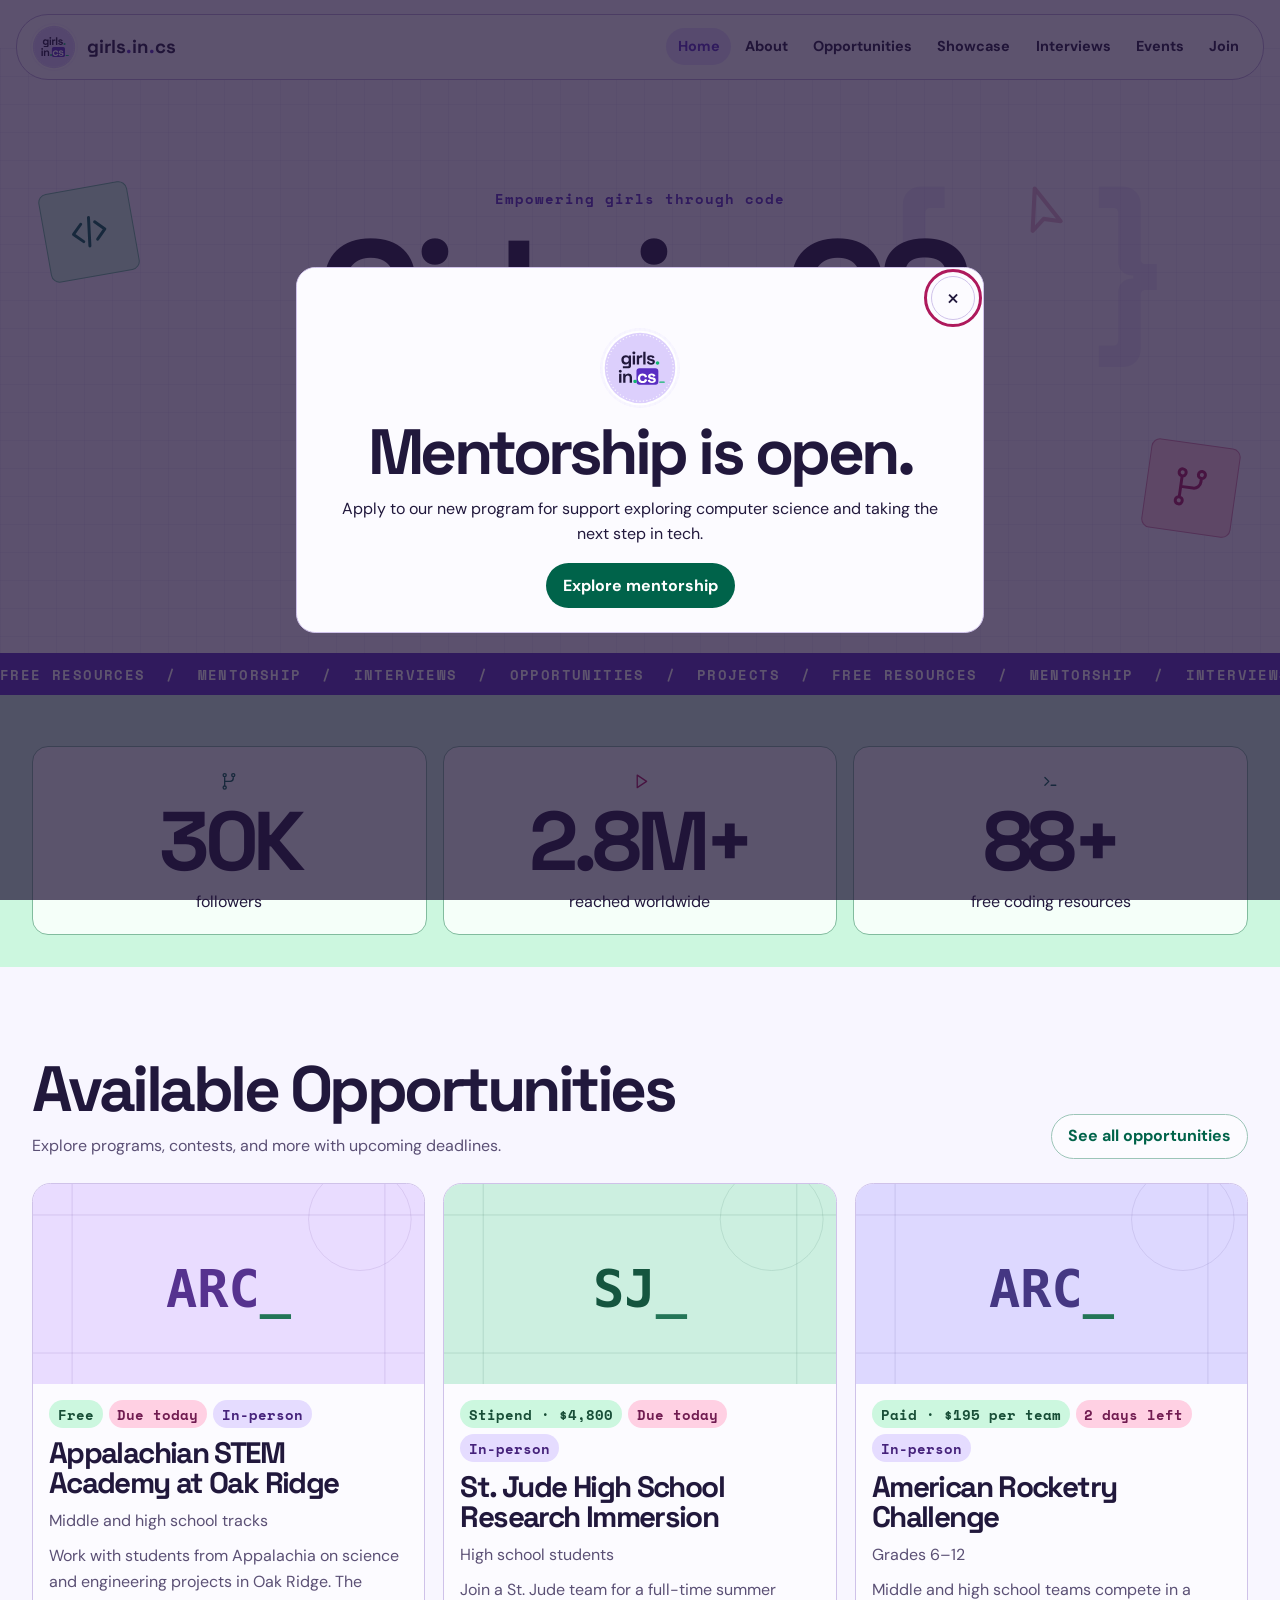
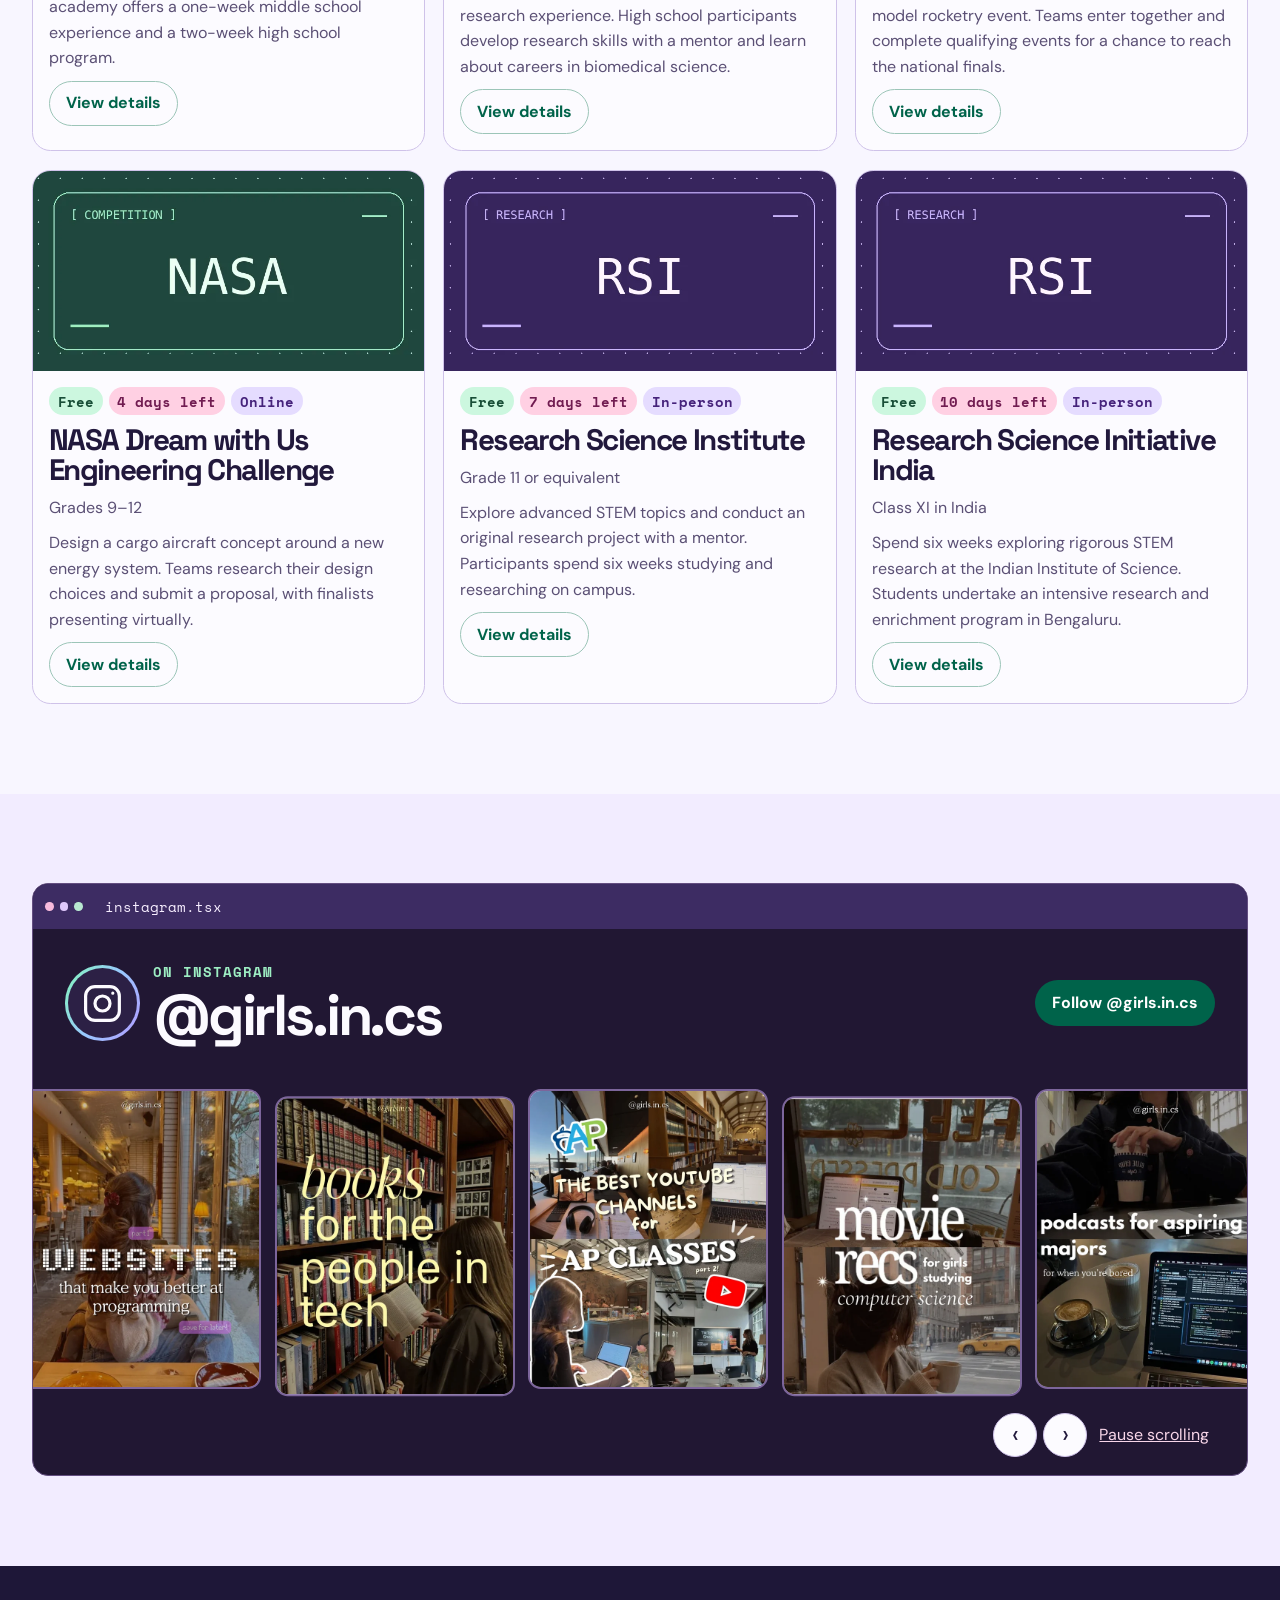
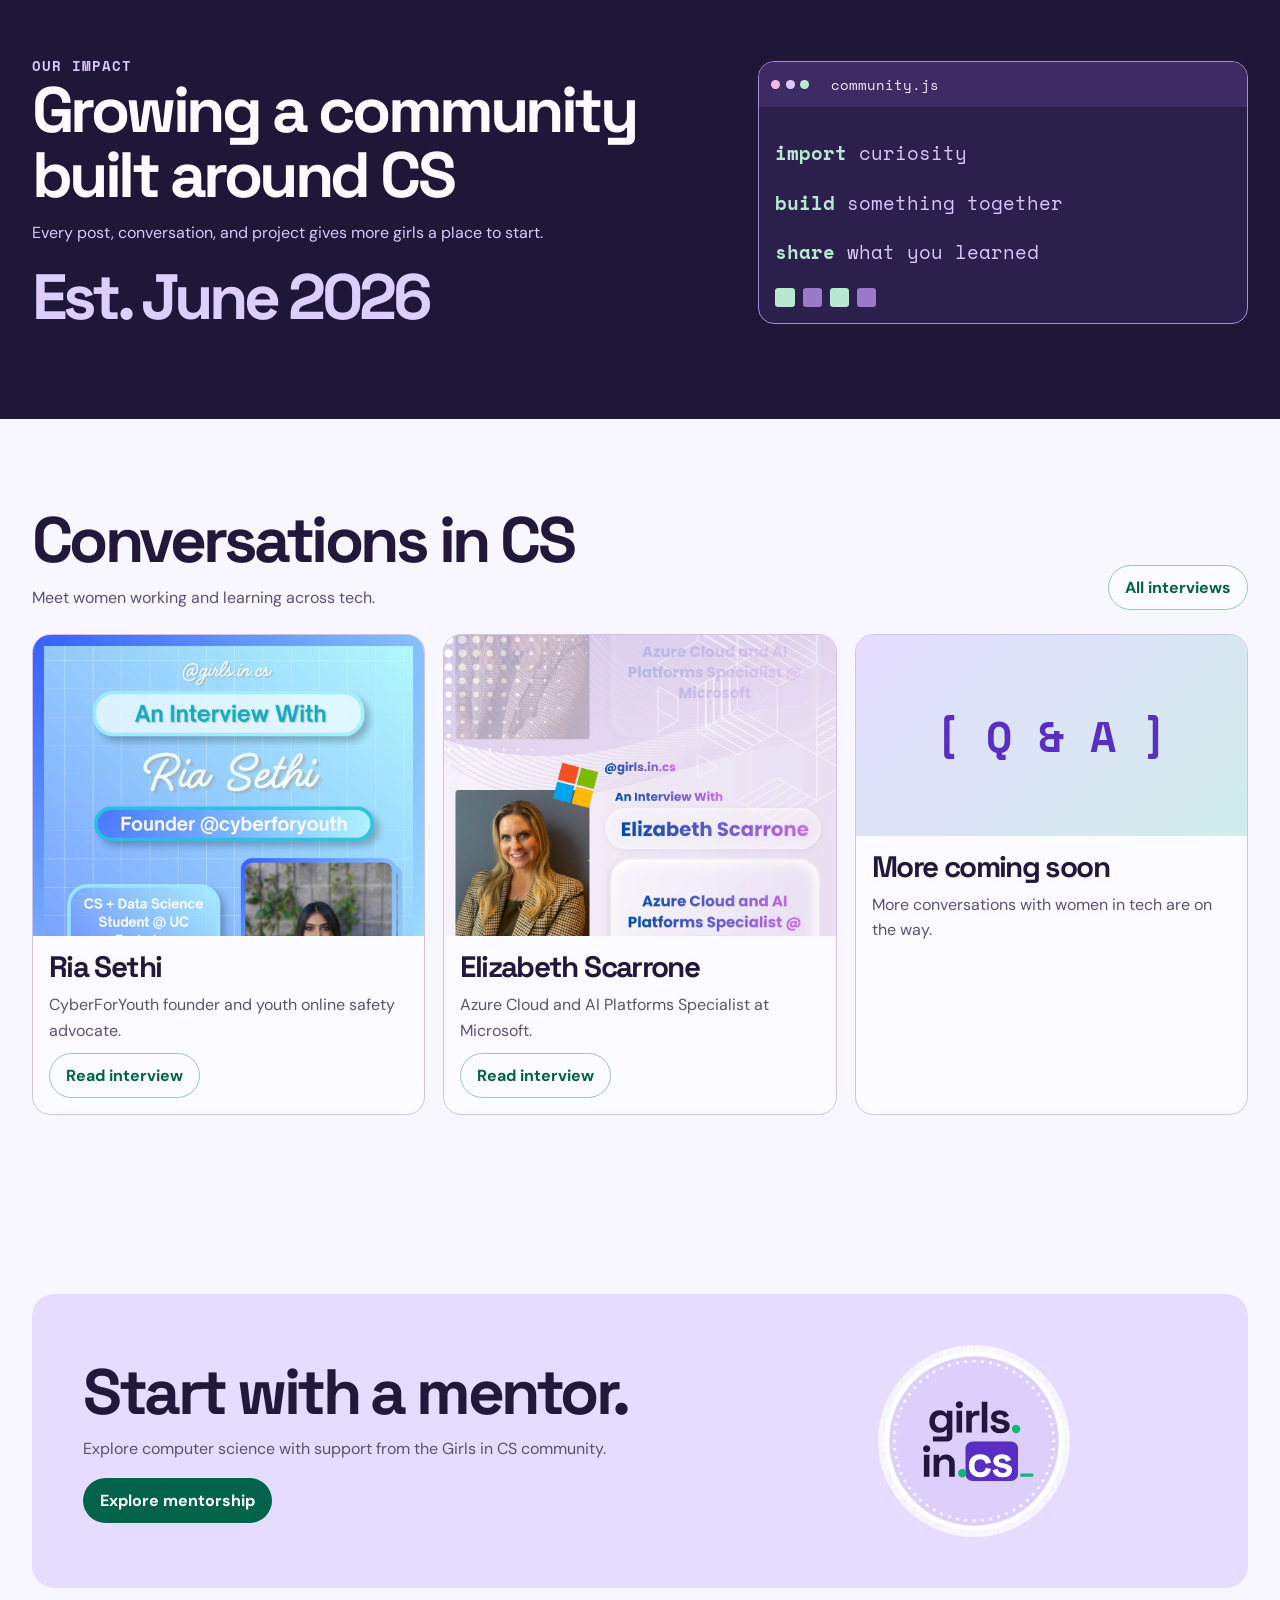
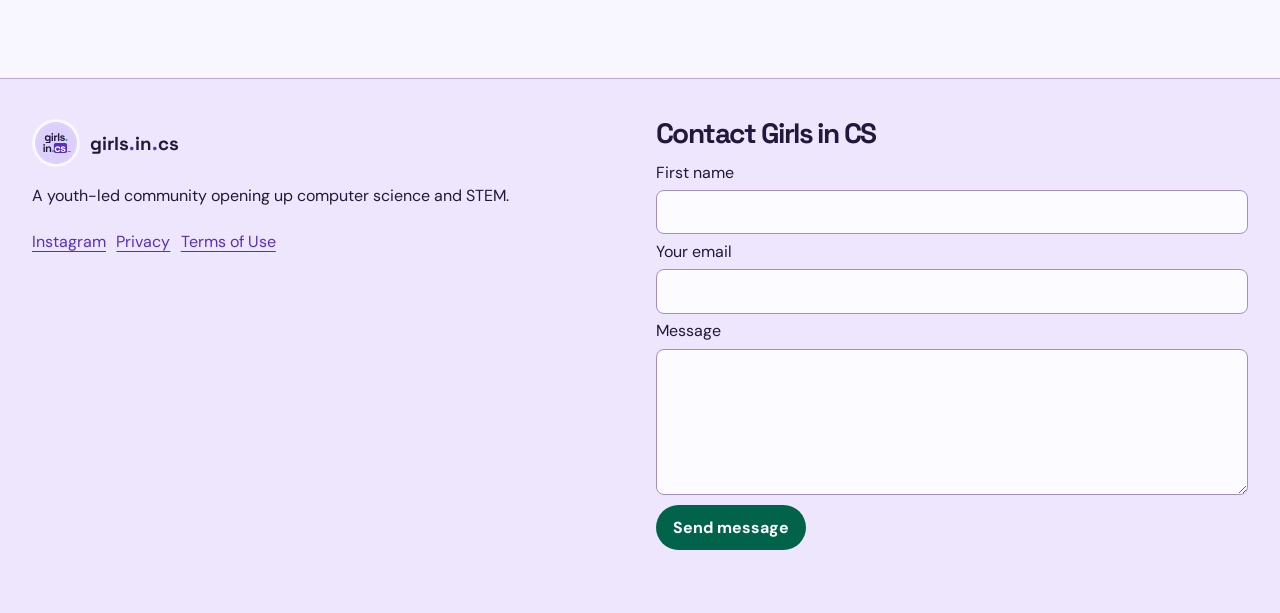
<file: docs/index.html>
<!doctype html>
<html lang="en"><head><meta charset="utf-8"><meta name="viewport" content="width=device-width, initial-scale=1">
<title>Home · Girls in CS</title><meta name="description" content="Girls in CS is a youth-led community for girls exploring computer science.">
<link rel="canonical" href="https://girlsincs.com/">
<link rel="icon" href="assets/favicon.ico?v=5" sizes="16x16 32x32 48x48">
<link rel="icon" href="assets/favicon-32.png?v=5" type="image/png" sizes="32x32">
<link rel="icon" href="assets/favicon-192.png?v=5" type="image/png" sizes="192x192">
<link rel="icon" href="assets/tab-icon-circle.svg?v=5" type="image/svg+xml">
<link rel="apple-touch-icon" href="assets/apple-touch-icon.png?v=5" sizes="180x180">
<link rel="stylesheet" href="assets/site.css?revision=6">
<script defer src="assets/data/preview-data.js"></script><script defer src="assets/site.js?revision=8"></script><script defer src="assets/feedback.js"></script></head>
<body data-page="index"><a class="skip" href="#main">Skip to content</a>
<header class="nav-shell"><div class="nav-bar"><a class="brand" href="/"><img src="assets/logo-circle.svg" width="48" height="48" alt=""><span>girls<span class="brand-dot">.</span>in<span class="brand-dot">.</span>cs</span></a><button class="menu" type="button" aria-expanded="false" aria-controls="nav">Menu</button><nav id="nav" aria-label="Main navigation"><a href="/" aria-current="page">Home</a><a href="/about">About</a><a href="/opportunities">Opportunities</a><a href="/showcase">Showcase</a><a href="/interviews">Interviews</a><a href="/events">Events</a><a href="/join">Join</a></nav></div></header>
<main id="main">
<section class="hero"><div class="wrap hero-inner"><span class="sticker sticker-a"><svg viewBox="0 0 24 24" fill="none" stroke="currentColor" stroke-width="1.7" stroke-linecap="round" stroke-linejoin="round" aria-hidden="true"><path d="M8 7l-5 5 5 5m8-10 5 5-5 5m-3-13-2 16"/></svg></span><span class="sticker sticker-b"><svg viewBox="0 0 24 24" fill="none" stroke="currentColor" stroke-width="1.7" stroke-linecap="round" stroke-linejoin="round" aria-hidden="true"><path d="M6 6v12m0-6h7a4 4 0 004-4V6m-11 0a2 2 0 100-4 2 2 0 000 4Zm0 16a2 2 0 100-4 2 2 0 000 4ZM17 6a2 2 0 100-4 2 2 0 000 4Z"/></svg></span><span class="hero-spark"><svg viewBox="0 0 24 24" fill="none" stroke="currentColor" stroke-width="1.7" stroke-linecap="round" stroke-linejoin="round" aria-hidden="true"><path d="M5 3l14 10-7 1-3 6z"/></svg></span>
<span class="hero-brace" aria-hidden="true">{ }</span>
<p class="mono eyebrow" data-type-once>Empowering girls through code</p><h1>Girls <mark>in</mark> CS</h1><p>We’re a youth-led organization helping girls explore computer science and break into tech through free resources, content, and opportunities for high schoolers.</p>
<div class="actions center"><a class="button" href="/join">Join us</a><a class="button secondary" href="/opportunities">Explore opportunities</a></div></div></section>
<div class="marquee" aria-label="Free resources, mentorship, interviews, opportunities, projects"><div aria-hidden="true">FREE RESOURCES &nbsp;/&nbsp; MENTORSHIP &nbsp;/&nbsp; INTERVIEWS &nbsp;/&nbsp; OPPORTUNITIES &nbsp;/&nbsp; PROJECTS &nbsp;/&nbsp; FREE RESOURCES &nbsp;/&nbsp; MENTORSHIP &nbsp;/&nbsp; INTERVIEWS &nbsp;/&nbsp; OPPORTUNITIES &nbsp;/&nbsp; PROJECTS &nbsp;/&nbsp;FREE RESOURCES &nbsp;/&nbsp; MENTORSHIP &nbsp;/&nbsp; INTERVIEWS &nbsp;/&nbsp; OPPORTUNITIES &nbsp;/&nbsp; PROJECTS &nbsp;/&nbsp; FREE RESOURCES &nbsp;/&nbsp; MENTORSHIP &nbsp;/&nbsp; INTERVIEWS &nbsp;/&nbsp; OPPORTUNITIES &nbsp;/&nbsp; PROJECTS &nbsp;/&nbsp;</div></div>
<section class="stats"><div class="wrap stat-grid"><div class="stat"><span class="stat-icon"><svg viewBox="0 0 24 24" fill="none" stroke="currentColor" stroke-width="1.7" stroke-linecap="round" stroke-linejoin="round" aria-hidden="true"><path d="M6 6v12m0-6h7a4 4 0 004-4V6m-11 0a2 2 0 100-4 2 2 0 000 4Zm0 16a2 2 0 100-4 2 2 0 000 4ZM17 6a2 2 0 100-4 2 2 0 000 4Z"/></svg></span><strong data-count="34" data-suffix="K">34K</strong><span>followers</span></div><div class="stat"><span class="stat-icon"><svg viewBox="0 0 24 24" fill="none" stroke="currentColor" stroke-width="1.7" stroke-linecap="round" stroke-linejoin="round" aria-hidden="true"><path d="M8 4l12 8-12 8z"/></svg></span><strong data-count="3.2" data-suffix="M+">3.2M+</strong><span>reached worldwide</span></div><div class="stat"><span class="stat-icon"><svg viewBox="0 0 24 24" fill="none" stroke="currentColor" stroke-width="1.7" stroke-linecap="round" stroke-linejoin="round" aria-hidden="true"><path d="M5 7l5 5-5 5m8 0h6"/></svg></span><strong data-count="100" data-suffix="+">100+</strong><span>free coding resources</span></div></div></section>
<section class="wrap section" aria-labelledby="due-title"><div class="section-head"><div><h2 id="due-title">Available Opportunities</h2><p>Explore programs, contests, and more with upcoming deadlines.</p></div><a class="button secondary" href="/opportunities">See all opportunities</a></div><div class="card-grid" id="due"></div></section>
<section class="social section" aria-labelledby="posts-title">
<div class="wrap"><div class="editor social-editor"><div class="editor-bar"><i></i><i></i><i></i><span data-type-once>instagram.tsx</span></div>
<div class="social-header"><div class="social-profile"><span class="story-ring"><svg viewBox="0 0 24 24" fill="none" stroke="currentColor" stroke-width="1.7" stroke-linecap="round" stroke-linejoin="round" aria-hidden="true"><path d="M8 3h8a5 5 0 015 5v8a5 5 0 01-5 5H8a5 5 0 01-5-5V8a5 5 0 015-5zm4 5a4 4 0 100 8 4 4 0 000-8zm5.5-1.5h.01"/></svg></span><div><p class="mono eyebrow">ON INSTAGRAM</p><h2 id="posts-title">@girls.in.cs</h2></div></div>
<a class="button" href="https://www.instagram.com/girls.in.cs/" target="_blank" rel="noopener">Follow @girls.in.cs</a></div>
<div class="post-track" id="posts" tabindex="0" aria-label="Instagram posts"><p class="feed-message">See the latest posts on Instagram.</p></div>
<div class="social-controls" hidden><button class="icon-button" type="button" data-pan="-1" aria-label="Previous posts">‹</button><button class="icon-button" type="button" data-pan="1" aria-label="Next posts">›</button><button type="button" class="text-button" data-carousel-pause>Pause scrolling</button></div>
</div></div></section>
<section class="impact section"><div class="wrap split"><div><p class="mono eyebrow">OUR IMPACT</p><h2>Growing a community built around CS</h2><p>Every post, conversation, and project gives more girls a place to start.</p><div class="impact-founded"><strong class="impact-number">Est. June 2026</strong></div></div><div class="editor impact-art" aria-hidden="true"><div class="editor-bar"><i></i><i></i><i></i><span data-type-once>community.js</span></div><div class="editor-body"><p data-type-once><b>import</b> curiosity</p><p data-type-once><b>build</b> something together</p><p data-type-once><b>share</b> what you learned</p><div class="commit"><span></span><span></span><span></span><span></span></div></div></div></div></section>
<section class="wrap section"><div class="section-head"><div><h2>Conversations in CS</h2><p>Meet women working and learning across tech.</p></div><a class="button secondary" href="/interviews">All interviews</a></div><div class="card-grid interviews" data-interviews></div></section>
<section class="section wrap"><div class="cta split"><div><h2>Start with a mentor.</h2><p>Explore computer science with support from the Girls in CS community.</p><a class="button" href="/join#mentorship">Explore mentorship</a></div><img src="assets/logo-circle.svg" alt="" width="320" height="320" loading="lazy"></div></section>
<dialog id="mentorship-dialog" aria-labelledby="mentorship-title"><div class="dialog-top"><button type="button" data-close aria-label="Close mentorship announcement">×</button></div><div class="announce"><img src="assets/logo-circle.svg" alt="" width="80" height="80"><h2 id="mentorship-title">Mentorship is open.</h2><p>Apply to our new program for support exploring computer science and taking the next step in tech.</p><a class="button" href="/join#mentorship">Explore mentorship</a></div></dialog></main>
<footer class="site-footer"><div class="wrap footer-grid"><div><a class="brand" href="/"><img src="assets/logo-circle.svg" width="48" height="48" alt=""><span>girls<span class="brand-dot">.</span>in<span class="brand-dot">.</span>cs</span></a><p>A youth-led community opening up computer science and STEM.</p><div class="actions"><a href="https://www.instagram.com/girls.in.cs/">Instagram</a><a href="/privacy">Privacy</a><a href="/terms">Terms of Use</a></div></div><section class="feedback">
    <h2>Contact Girls in CS</h2>
    <form id="feedback-form" action="https://formspree.io/f/xvkawpyn" method="post">
      
      <label for="feedback-name">First name</label>
      <input id="feedback-name" name="first_name" type="text" autocomplete="given-name" maxlength="80" pattern=".*\S.*" required>
      <label for="feedback-email">Your email</label>
      <input id="feedback-email" name="email" type="email" autocomplete="email" required>
      <label for="feedback-message">Message</label>
      <textarea id="feedback-message" name="message" rows="5" required></textarea>
      <button type="submit">Send message</button>
      <p id="feedback-status" class="status" role="status" aria-atomic="true"></p>
    </form>
</section></div></footer>
<dialog id="detail" aria-labelledby="detail-title"><div class="dialog-top"><button type="button" data-close aria-label="Close dialog">×</button></div><div id="detail-content"></div></dialog>
</body></html>
</file>
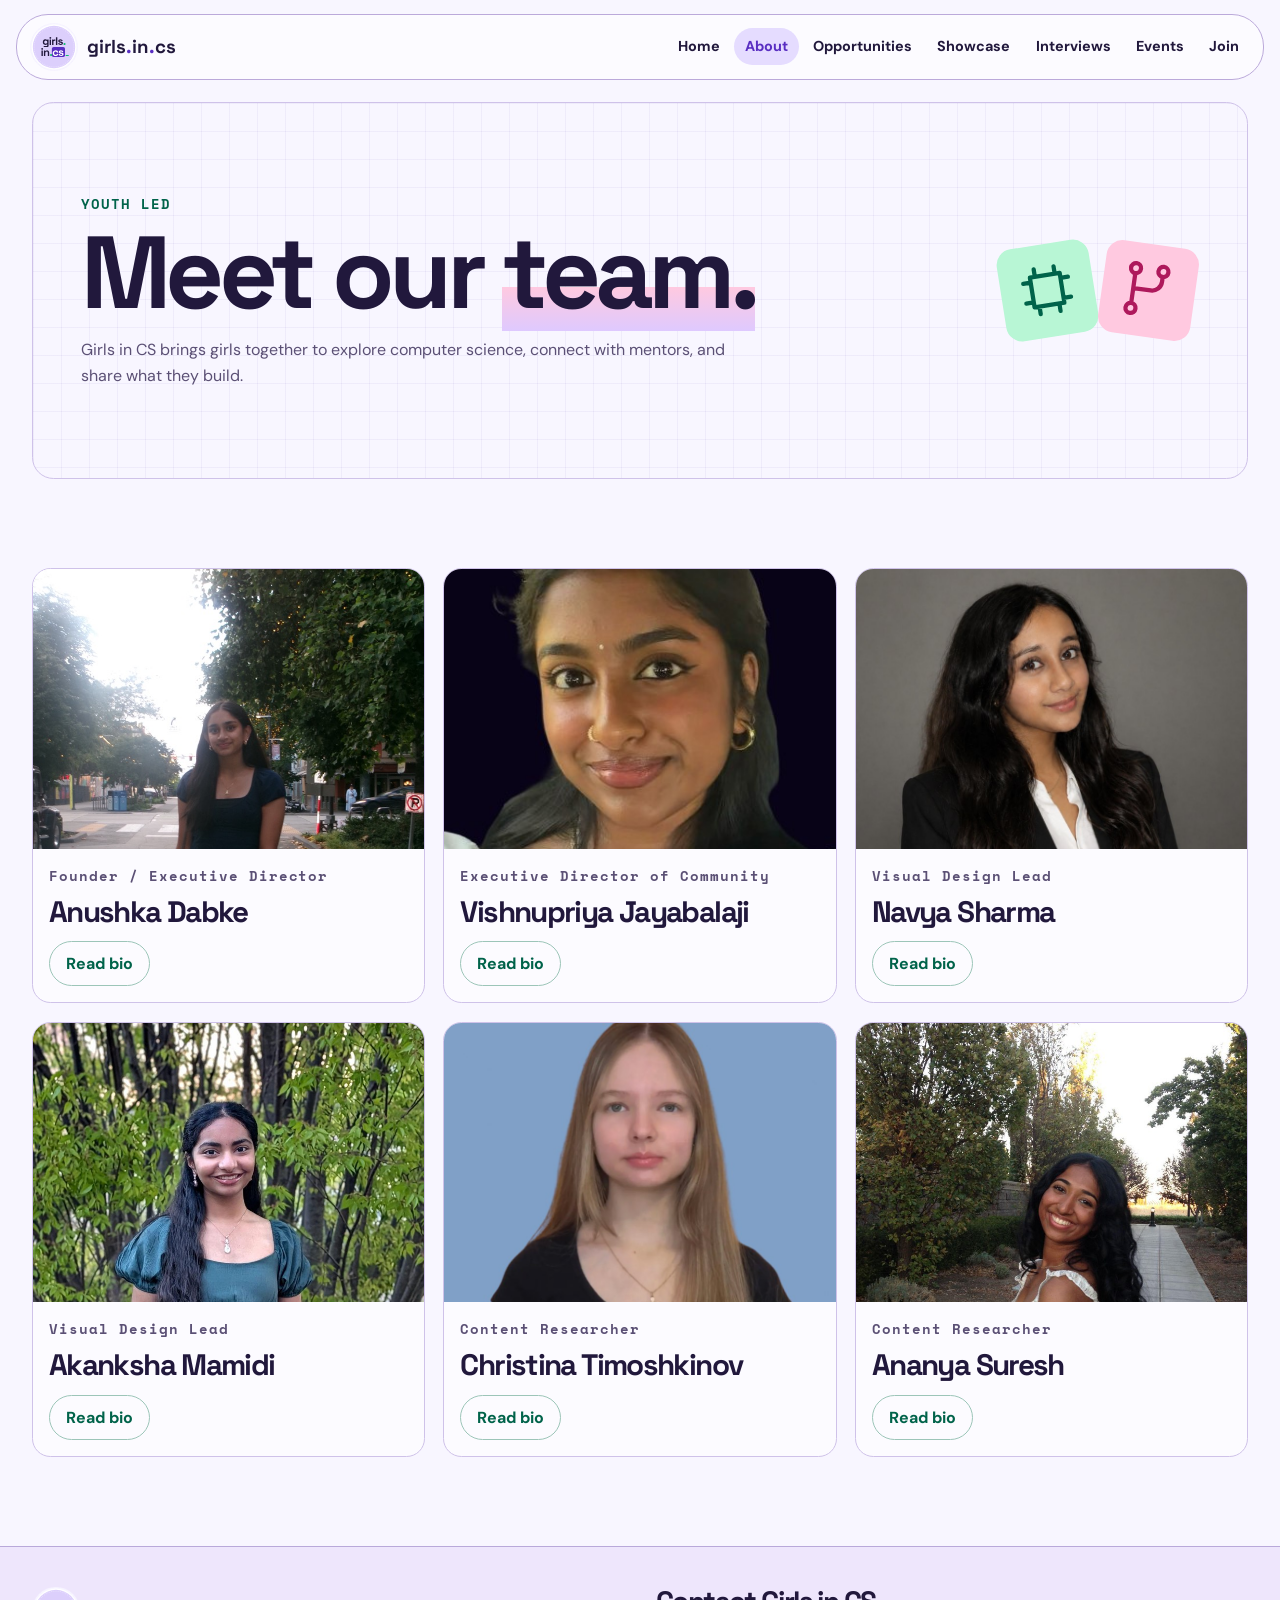
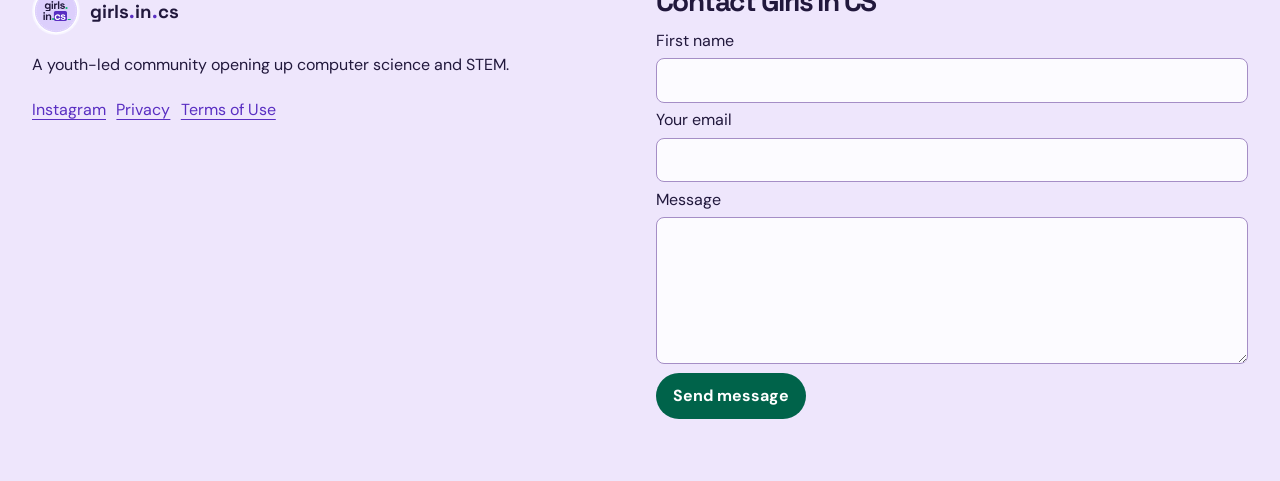
<file: docs/about.html>
<!doctype html>
<html lang="en"><head><meta charset="utf-8"><meta name="viewport" content="width=device-width, initial-scale=1">
<title>About · Girls in CS</title><meta name="description" content="Girls in CS is a youth-led community for girls exploring computer science.">
<link rel="canonical" href="https://girlsincs.com/about">
<link rel="icon" href="assets/favicon.ico?v=5" sizes="16x16 32x32 48x48">
<link rel="icon" href="assets/favicon-32.png?v=5" type="image/png" sizes="32x32">
<link rel="icon" href="assets/favicon-192.png?v=5" type="image/png" sizes="192x192">
<link rel="icon" href="assets/tab-icon-circle.svg?v=5" type="image/svg+xml">
<link rel="apple-touch-icon" href="assets/apple-touch-icon.png?v=5" sizes="180x180">
<link rel="stylesheet" href="assets/site.css?revision=5">
<script defer src="assets/data/preview-data.js"></script><script defer src="assets/site.js?revision=8"></script><script defer src="assets/feedback.js"></script></head>
<body data-page="about"><a class="skip" href="#main">Skip to content</a>
<header class="nav-shell"><div class="nav-bar"><a class="brand" href="/"><img src="assets/logo-circle.svg" width="48" height="48" alt=""><span>girls<span class="brand-dot">.</span>in<span class="brand-dot">.</span>cs</span></a><button class="menu" type="button" aria-expanded="false" aria-controls="nav">Menu</button><nav id="nav" aria-label="Main navigation"><a href="/">Home</a><a href="/about" aria-current="page">About</a><a href="/opportunities">Opportunities</a><a href="/showcase">Showcase</a><a href="/interviews">Interviews</a><a href="/events">Events</a><a href="/join">Join</a></nav></div></header>
<main id="main"><section class="wrap page-hero"><div><p class="mono eyebrow">YOUTH LED</p><h1>Meet our <mark>team.</mark></h1><p>Girls in CS brings girls together to explore computer science, connect with mentors, and share what they build.</p></div><div class="page-motif icon-pair" aria-hidden="true"><span><svg viewBox="0 0 24 24" fill="none" stroke="currentColor" stroke-width="1.7" stroke-linecap="round" stroke-linejoin="round" aria-hidden="true"><path d="M8 3v3m8-3v3m-8 12v3m8-3v3M3 8h3m-3 8h3m12-8h3m-3 8h3M6 6h12v12H6z"/></svg></span><span><svg viewBox="0 0 24 24" fill="none" stroke="currentColor" stroke-width="1.7" stroke-linecap="round" stroke-linejoin="round" aria-hidden="true"><path d="M6 6v12m0-6h7a4 4 0 004-4V6m-11 0a2 2 0 100-4 2 2 0 000 4Zm0 16a2 2 0 100-4 2 2 0 000 4ZM17 6a2 2 0 100-4 2 2 0 000 4Z"/></svg></span></div></section><section class="wrap section"><div class="card-grid team-grid"><article class="team-card"><img class="team-photo" src="assets/team/anushka-dabke.jpg" alt="Anushka Dabke" width="675" height="1200" loading="lazy"><div class="card-body"><p class="mono eyebrow">Founder / Executive Director</p><h3>Anushka Dabke</h3><button class="button secondary" type="button" data-bio aria-haspopup="dialog">Read bio</button><template class="team-bio"><p>Anushka Dabke is a student at Eastlake High School in Sammamish, Washington passionate about computer engineering, artificial intelligence, and technological innovation. As the Founder of Girls In CS, she established a youth-led organization to create a supportive community for high school girls pursuing computer science, recognizing the lack of accessible spaces and mentorship for young women in the field. Through the organization, she leads educational initiatives, manages a student officer board, and builds partnerships with industry professionals and STEM organizations. She has also developed a medical technology initiative incorporating machine learning and conducted research on biomarkers. Outside of academics, she is a varsity badminton player and aspires to pursue computer engineering.</p></template></div></article><article class="team-card"><img class="team-photo" src="assets/team/vishnupriya-jayabalaji.jpg" alt="Vishnupriya Jayabalaji" width="412" height="614" loading="lazy"><div class="card-body"><p class="mono eyebrow">Executive Director of Community</p><h3>Vishnupriya Jayabalaji</h3><button class="button secondary" type="button" data-bio aria-haspopup="dialog">Read bio</button><template class="team-bio"><p>Vishnupriya Jayabalaji is a senior at the Edison Academy Magnet School in Edison, New Jersey, where she pursues Electrical Engineering and Computer Science. As the Executive Director of Community at Girls In CS, she’s interviewed multiple women in Big Tech and top colleges, while securing partnerships with various organizations. In the past, she worked as an AI engineering intern at Acumen Velocity, where she built a multi-agent system for health insurance processing. She is also a Team Captain of her Taekwondo team at United Black Belt and a Bharatanatyam dancer of 14+ years. Vishnupriya aims to pursue a double major in biomedical engineering and computer science, and aspires to work as a machine learning engineer for biomedicine.</p></template></div></article><article class="team-card"><img class="team-photo" src="assets/team/navya-sharma.jpg" alt="Navya Sharma" width="800" height="800" loading="lazy"><div class="card-body"><p class="mono eyebrow">Visual Design Lead</p><h3>Navya Sharma</h3><button class="button secondary" type="button" data-bio aria-haspopup="dialog">Read bio</button><template class="team-bio"><p>Hi, my name is Navya and I&#x27;m a high school junior with a passion for Computer Science, specifically Cybersecurity. I love to travel, read, and code, and I&#x27;m so glad to be a part of the Girls In CS team!</p></template></div></article><article class="team-card"><img class="team-photo" src="assets/team/akanksha-mamidi.jpg" alt="Akanksha Mamidi" width="753" height="1000" loading="lazy"><div class="card-body"><p class="mono eyebrow">Visual Design Lead</p><h3>Akanksha Mamidi</h3><button class="button secondary" type="button" data-bio aria-haspopup="dialog">Read bio</button><template class="team-bio"><p>Hi! My name is Akanksha Mamidi and I&#x27;m a current senior in high school. I love combining creativity and technology, and outside of CS, I enjoy drawing, singing, and exploring new creative projects!</p></template></div></article><article class="team-card"><img class="team-photo" src="assets/team/christina-timoshkinov.jpg" alt="Christina Timoshkinov" width="800" height="763" loading="lazy"><div class="card-body"><p class="mono eyebrow">Content Researcher</p><h3>Christina Timoshkinov</h3><button class="button secondary" type="button" data-bio aria-haspopup="dialog">Read bio</button><template class="team-bio"><p>Hi everyone! I&#x27;m Christina, one of the Content Researchers at Girls In CS! I&#x27;m passionate about computer science, cyber security, and online safety, and I enjoy exploring how technology impacts our everyday lives. Through Girls In CS, I help create content that makes computer science more accessible and engaging for others. I&#x27;m excited to continue learning, sharing resources, and connecting with others who are interested in technology!</p></template></div></article><article class="team-card"><img class="team-photo" src="assets/team/ananya-suresh.jpg" alt="Ananya Suresh" width="750" height="1000" loading="lazy"><div class="card-body"><p class="mono eyebrow">Content Researcher</p><h3>Ananya Suresh</h3><button class="button secondary" type="button" data-bio aria-haspopup="dialog">Read bio</button><template class="team-bio"><p>Hi, my name is Ananya and I am a content researcher for Girls in CS. As a content researcher, I research topics about computer science and gather relevant facts that will be able to provide valuable information for our content to be educational and enjoyable. I love computer science because I love understanding how technology operates and how it can be applied to solve everyday problems.</p></template></div></article></div></section></main>
<footer class="site-footer"><div class="wrap footer-grid"><div><a class="brand" href="/"><img src="assets/logo-circle.svg" width="48" height="48" alt=""><span>girls<span class="brand-dot">.</span>in<span class="brand-dot">.</span>cs</span></a><p>A youth-led community opening up computer science and STEM.</p><div class="actions"><a href="https://www.instagram.com/girls.in.cs/">Instagram</a><a href="/privacy">Privacy</a><a href="/terms">Terms of Use</a></div></div><section class="feedback">
    <h2>Contact Girls in CS</h2>
    <form id="feedback-form" action="https://formspree.io/f/xvkawpyn" method="post">
      
      <label for="feedback-name">First name</label>
      <input id="feedback-name" name="first_name" type="text" autocomplete="given-name" maxlength="80" pattern=".*\S.*" required>
      <label for="feedback-email">Your email</label>
      <input id="feedback-email" name="email" type="email" autocomplete="email" required>
      <label for="feedback-message">Message</label>
      <textarea id="feedback-message" name="message" rows="5" required></textarea>
      <button type="submit">Send message</button>
      <p id="feedback-status" class="status" role="status" aria-atomic="true"></p>
    </form>
</section></div></footer>
<dialog id="detail" aria-labelledby="detail-title"><div class="dialog-top"><button type="button" data-close aria-label="Close dialog">×</button></div><div id="detail-content"></div></dialog>
</body></html>
</file>
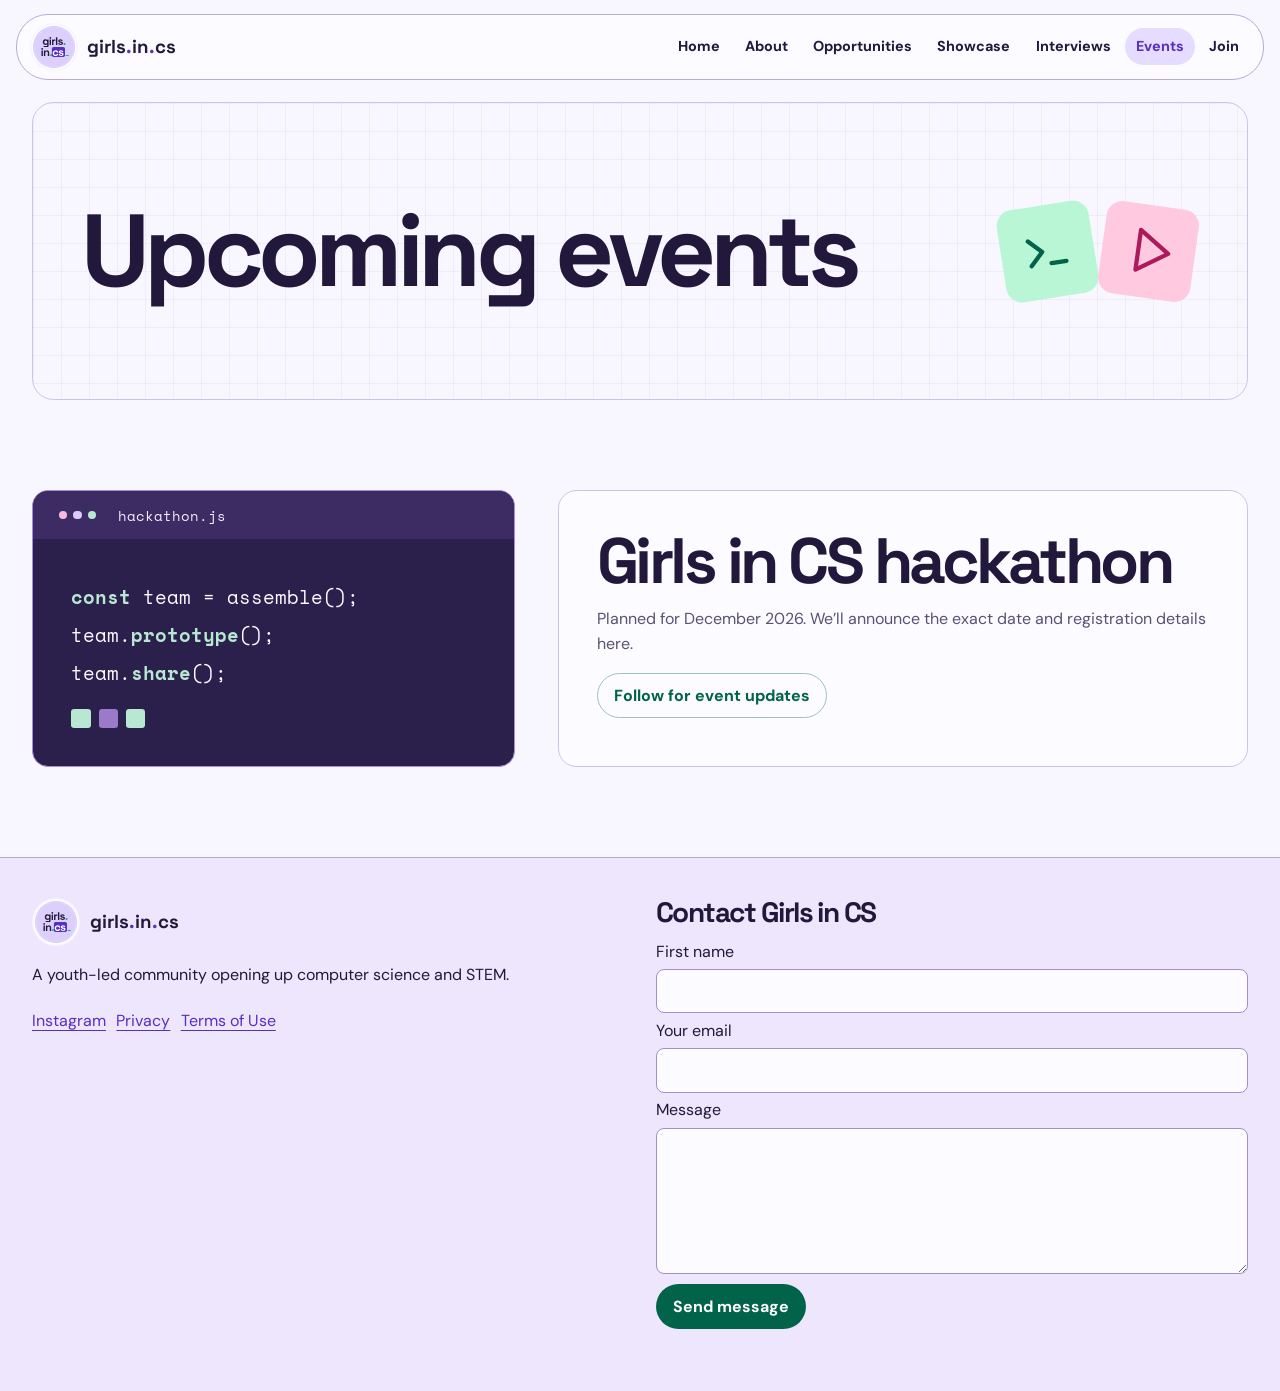
<file: docs/events.html>
<!doctype html>
<html lang="en"><head><meta charset="utf-8"><meta name="viewport" content="width=device-width, initial-scale=1">
<title>Events · Girls in CS</title><meta name="description" content="Girls in CS is a youth-led community for girls exploring computer science.">
<link rel="canonical" href="https://girlsincs.com/events">
<link rel="icon" href="assets/favicon.ico?v=5" sizes="16x16 32x32 48x48">
<link rel="icon" href="assets/favicon-32.png?v=5" type="image/png" sizes="32x32">
<link rel="icon" href="assets/favicon-192.png?v=5" type="image/png" sizes="192x192">
<link rel="icon" href="assets/tab-icon-circle.svg?v=5" type="image/svg+xml">
<link rel="apple-touch-icon" href="assets/apple-touch-icon.png?v=5" sizes="180x180">
<link rel="stylesheet" href="assets/site.css?revision=5">
<script defer src="assets/data/preview-data.js"></script><script defer src="assets/site.js?revision=8"></script><script defer src="assets/feedback.js"></script></head>
<body data-page="events"><a class="skip" href="#main">Skip to content</a>
<header class="nav-shell"><div class="nav-bar"><a class="brand" href="/"><img src="assets/logo-circle.svg" width="48" height="48" alt=""><span>girls<span class="brand-dot">.</span>in<span class="brand-dot">.</span>cs</span></a><button class="menu" type="button" aria-expanded="false" aria-controls="nav">Menu</button><nav id="nav" aria-label="Main navigation"><a href="/">Home</a><a href="/about">About</a><a href="/opportunities">Opportunities</a><a href="/showcase">Showcase</a><a href="/interviews">Interviews</a><a href="/events" aria-current="page">Events</a><a href="/join">Join</a></nav></div></header>
<main id="main"><section class="wrap page-hero"><div><h1>Upcoming events</h1></div><div class="page-motif icon-pair" aria-hidden="true"><span><svg viewBox="0 0 24 24" fill="none" stroke="currentColor" stroke-width="1.7" stroke-linecap="round" stroke-linejoin="round" aria-hidden="true"><path d="M5 7l5 5-5 5m8 0h6"/></svg></span><span><svg viewBox="0 0 24 24" fill="none" stroke="currentColor" stroke-width="1.7" stroke-linecap="round" stroke-linejoin="round" aria-hidden="true"><path d="M8 4l12 8-12 8z"/></svg></span></div></section><section class="wrap section programs"><div class="program-panel"><div class="editor program-editor" aria-hidden="true"><div class="editor-bar"><i></i><i></i><i></i><span data-type-once>hackathon.js</span></div><div class="editor-body"><p data-type-once><b>const</b> team = assemble();</p><p data-type-once>team.<b>prototype</b>();</p><p data-type-once>team.<b>share</b>();</p><div class="commit"><span></span><span></span><span></span></div></div></div><div class="panel"><h2>Girls in CS hackathon</h2><p>Planned for December 2026. We’ll announce the exact date and registration details here.</p><a class="button secondary" href="https://www.instagram.com/girls.in.cs/">Follow for event updates</a></div></div></section></main>
<footer class="site-footer"><div class="wrap footer-grid"><div><a class="brand" href="/"><img src="assets/logo-circle.svg" width="48" height="48" alt=""><span>girls<span class="brand-dot">.</span>in<span class="brand-dot">.</span>cs</span></a><p>A youth-led community opening up computer science and STEM.</p><div class="actions"><a href="https://www.instagram.com/girls.in.cs/">Instagram</a><a href="/privacy">Privacy</a><a href="/terms">Terms of Use</a></div></div><section class="feedback">
    <h2>Contact Girls in CS</h2>
    <form id="feedback-form" action="https://formspree.io/f/xvkawpyn" method="post">
      
      <label for="feedback-name">First name</label>
      <input id="feedback-name" name="first_name" type="text" autocomplete="given-name" maxlength="80" pattern=".*\S.*" required>
      <label for="feedback-email">Your email</label>
      <input id="feedback-email" name="email" type="email" autocomplete="email" required>
      <label for="feedback-message">Message</label>
      <textarea id="feedback-message" name="message" rows="5" required></textarea>
      <button type="submit">Send message</button>
      <p id="feedback-status" class="status" role="status" aria-atomic="true"></p>
    </form>
</section></div></footer>
<dialog id="detail" aria-labelledby="detail-title"><div class="dialog-top"><button type="button" data-close aria-label="Close dialog">×</button></div><div id="detail-content"></div></dialog>
</body></html>
</file>
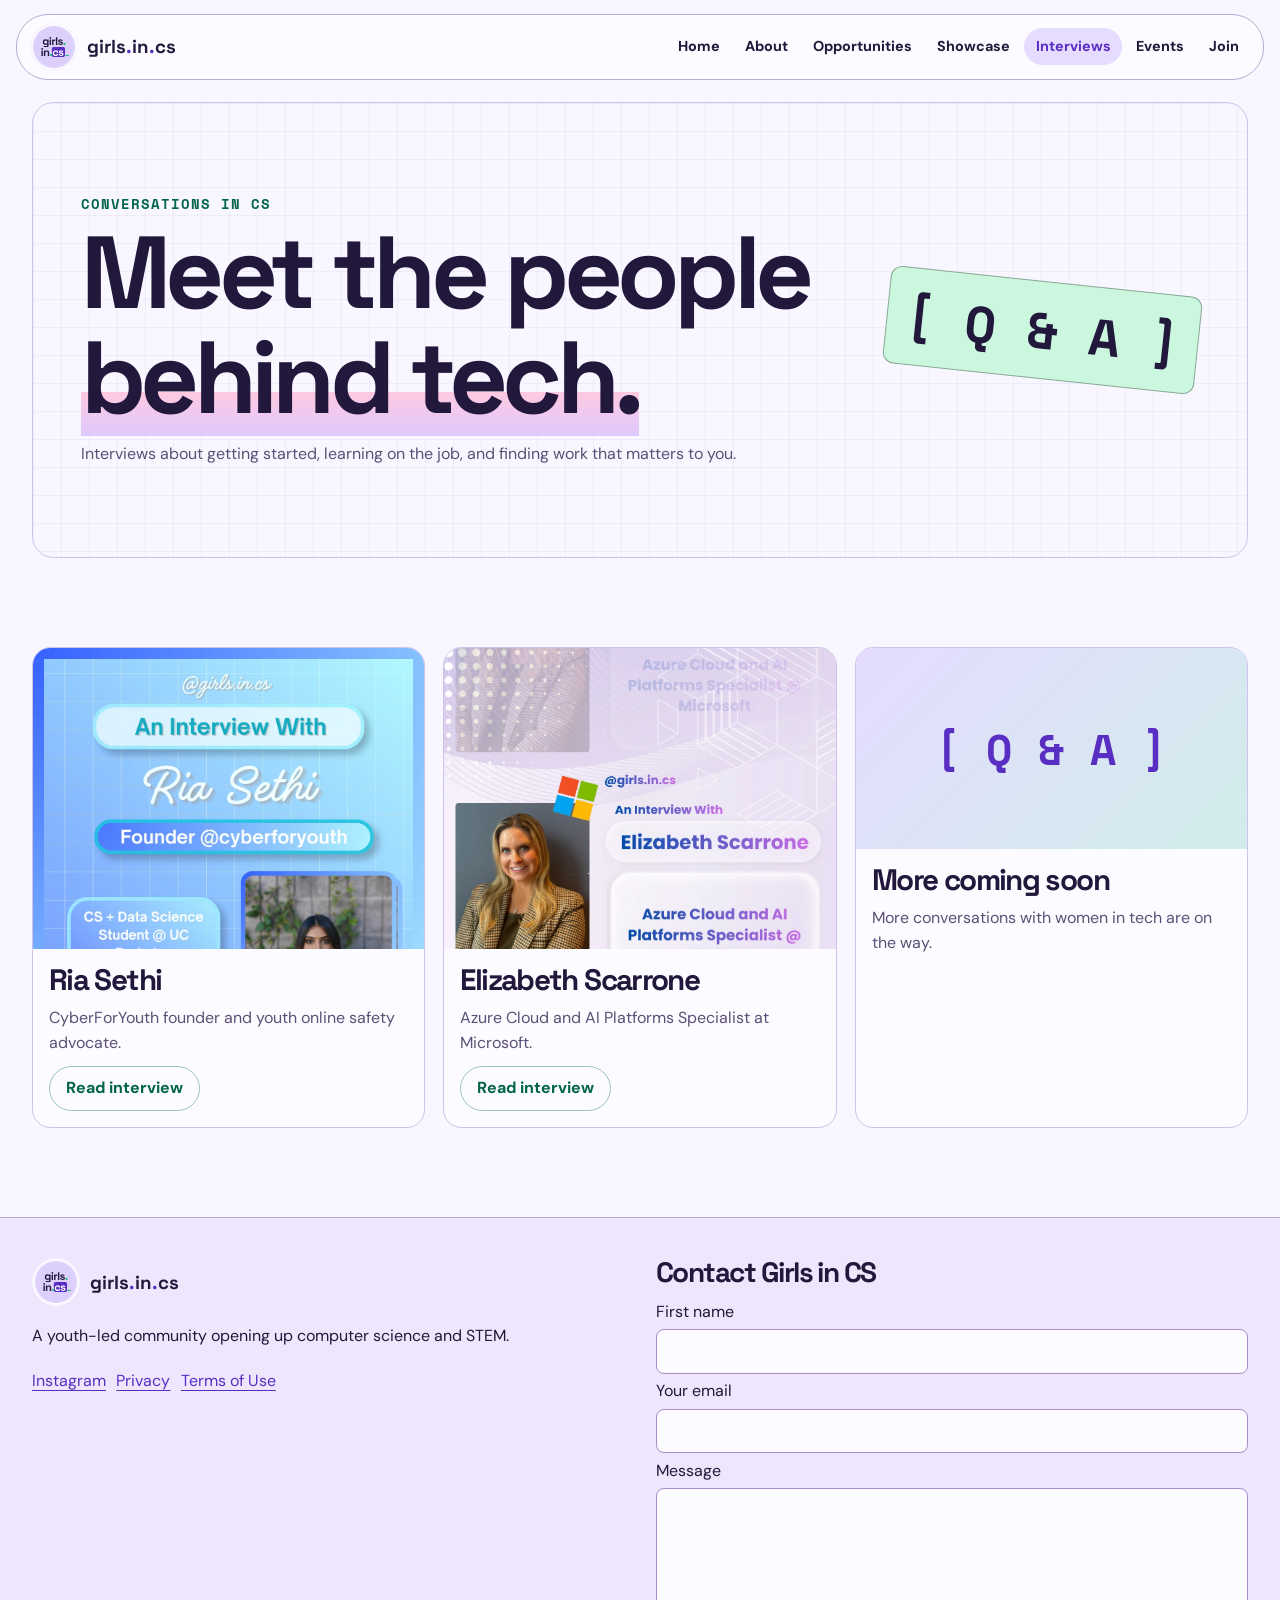
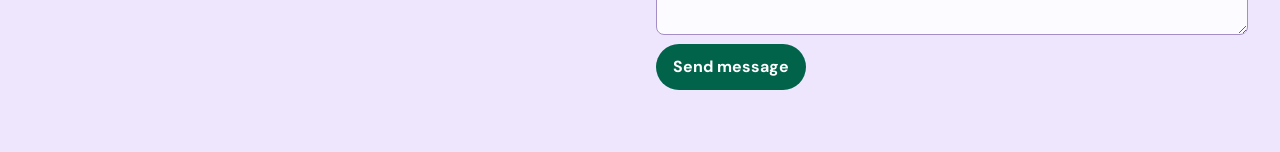
<file: docs/interviews.html>
<!doctype html>
<html lang="en"><head><meta charset="utf-8"><meta name="viewport" content="width=device-width, initial-scale=1">
<title>Interviews · Girls in CS</title><meta name="description" content="Girls in CS is a youth-led community for girls exploring computer science.">
<link rel="canonical" href="https://girlsincs.com/interviews">
<link rel="icon" href="assets/favicon.ico?v=5" sizes="16x16 32x32 48x48">
<link rel="icon" href="assets/favicon-32.png?v=5" type="image/png" sizes="32x32">
<link rel="icon" href="assets/favicon-192.png?v=5" type="image/png" sizes="192x192">
<link rel="icon" href="assets/tab-icon-circle.svg?v=5" type="image/svg+xml">
<link rel="apple-touch-icon" href="assets/apple-touch-icon.png?v=5" sizes="180x180">
<link rel="stylesheet" href="assets/site.css?revision=5">
<script defer src="assets/data/preview-data.js"></script><script defer src="assets/site.js?revision=8"></script><script defer src="assets/feedback.js"></script></head>
<body data-page="interviews"><a class="skip" href="#main">Skip to content</a>
<header class="nav-shell"><div class="nav-bar"><a class="brand" href="/"><img src="assets/logo-circle.svg" width="48" height="48" alt=""><span>girls<span class="brand-dot">.</span>in<span class="brand-dot">.</span>cs</span></a><button class="menu" type="button" aria-expanded="false" aria-controls="nav">Menu</button><nav id="nav" aria-label="Main navigation"><a href="/">Home</a><a href="/about">About</a><a href="/opportunities">Opportunities</a><a href="/showcase">Showcase</a><a href="/interviews" aria-current="page">Interviews</a><a href="/events">Events</a><a href="/join">Join</a></nav></div></header>
<main id="main"><section class="wrap page-hero"><div><p class="mono eyebrow">CONVERSATIONS IN CS</p><h1>Meet the people <mark>behind tech.</mark></h1><p>Interviews about getting started, learning on the job, and finding work that matters to you.</p></div><div class="page-motif" aria-hidden="true">[ Q &amp; A ]</div></section><section class="wrap section"><div class="card-grid interviews" data-interviews></div></section></main>
<footer class="site-footer"><div class="wrap footer-grid"><div><a class="brand" href="/"><img src="assets/logo-circle.svg" width="48" height="48" alt=""><span>girls<span class="brand-dot">.</span>in<span class="brand-dot">.</span>cs</span></a><p>A youth-led community opening up computer science and STEM.</p><div class="actions"><a href="https://www.instagram.com/girls.in.cs/">Instagram</a><a href="/privacy">Privacy</a><a href="/terms">Terms of Use</a></div></div><section class="feedback">
    <h2>Contact Girls in CS</h2>
    <form id="feedback-form" action="https://formspree.io/f/xvkawpyn" method="post">
      
      <label for="feedback-name">First name</label>
      <input id="feedback-name" name="first_name" type="text" autocomplete="given-name" maxlength="80" pattern=".*\S.*" required>
      <label for="feedback-email">Your email</label>
      <input id="feedback-email" name="email" type="email" autocomplete="email" required>
      <label for="feedback-message">Message</label>
      <textarea id="feedback-message" name="message" rows="5" required></textarea>
      <button type="submit">Send message</button>
      <p id="feedback-status" class="status" role="status" aria-atomic="true"></p>
    </form>
</section></div></footer>
<dialog id="detail" aria-labelledby="detail-title"><div class="dialog-top"><button type="button" data-close aria-label="Close dialog">×</button></div><div id="detail-content"></div></dialog>
</body></html>
</file>
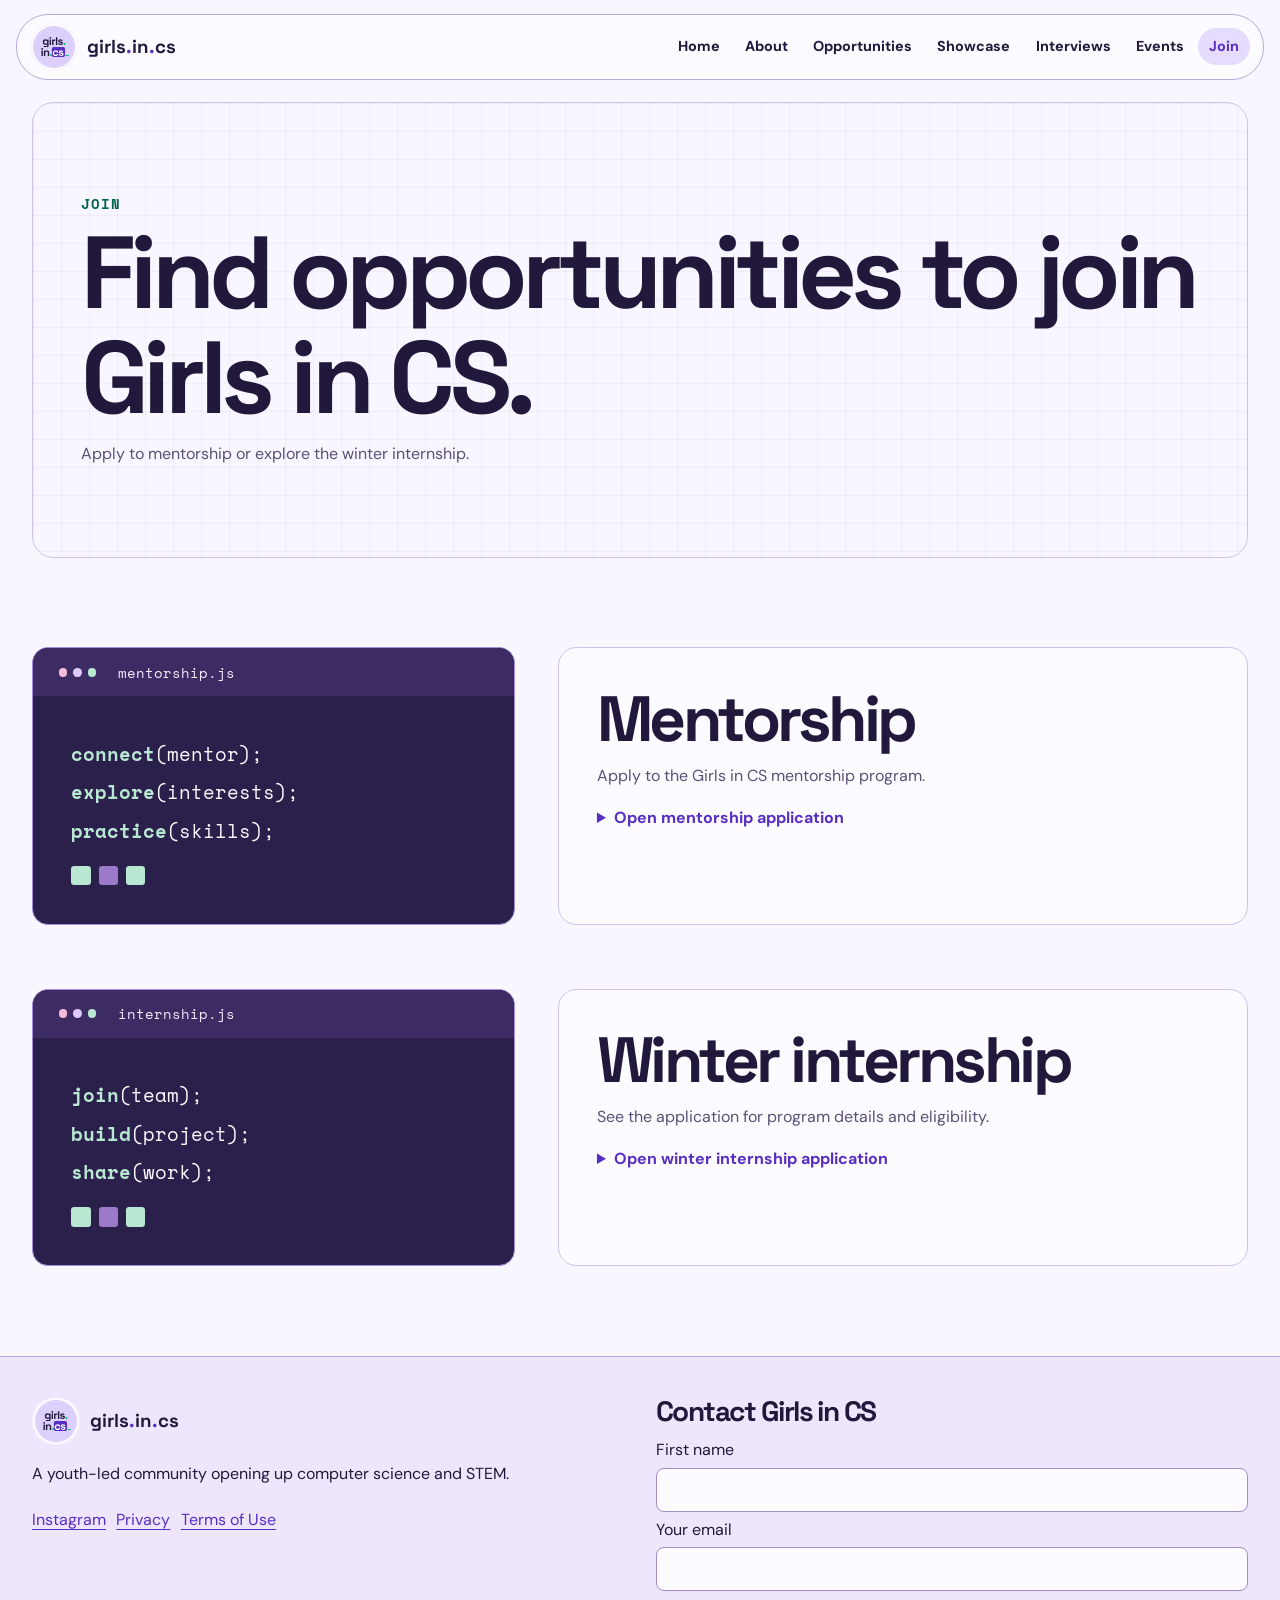
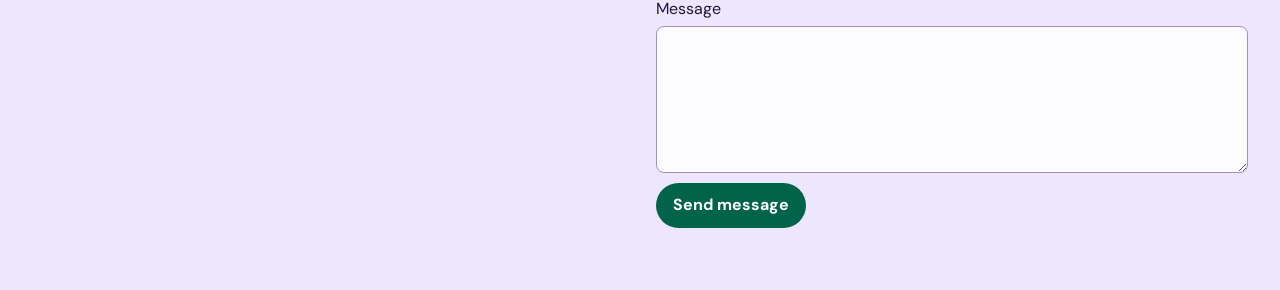
<file: docs/join.html>
<!doctype html>
<html lang="en"><head><meta charset="utf-8"><meta name="viewport" content="width=device-width, initial-scale=1">
<title>Join · Girls in CS</title><meta name="description" content="Girls in CS is a youth-led community for girls exploring computer science.">
<link rel="canonical" href="https://girlsincs.com/join">
<link rel="icon" href="assets/favicon.ico?v=5" sizes="16x16 32x32 48x48">
<link rel="icon" href="assets/favicon-32.png?v=5" type="image/png" sizes="32x32">
<link rel="icon" href="assets/favicon-192.png?v=5" type="image/png" sizes="192x192">
<link rel="icon" href="assets/tab-icon-circle.svg?v=5" type="image/svg+xml">
<link rel="apple-touch-icon" href="assets/apple-touch-icon.png?v=5" sizes="180x180">
<link rel="stylesheet" href="assets/site.css?revision=5">
<script defer src="assets/data/preview-data.js"></script><script defer src="assets/site.js?revision=8"></script><script defer src="assets/feedback.js"></script></head>
<body data-page="join"><a class="skip" href="#main">Skip to content</a>
<header class="nav-shell"><div class="nav-bar"><a class="brand" href="/"><img src="assets/logo-circle.svg" width="48" height="48" alt=""><span>girls<span class="brand-dot">.</span>in<span class="brand-dot">.</span>cs</span></a><button class="menu" type="button" aria-expanded="false" aria-controls="nav">Menu</button><nav id="nav" aria-label="Main navigation"><a href="/">Home</a><a href="/about">About</a><a href="/opportunities">Opportunities</a><a href="/showcase">Showcase</a><a href="/interviews">Interviews</a><a href="/events">Events</a><a href="/join" aria-current="page">Join</a></nav></div></header>
<main id="main"><section class="wrap page-hero"><div><p class="mono eyebrow">JOIN</p><h1>Find opportunities to join Girls in CS.</h1><p>Apply to mentorship or explore the winter internship.</p></div></section><section class="wrap section programs"><div class="program-panel" id="mentorship"><div class="editor program-editor" aria-hidden="true"><div class="editor-bar"><i></i><i></i><i></i><span data-type-once>mentorship.js</span></div><div class="editor-body"><p data-type-once><b>connect</b>(mentor);</p><p data-type-once><b>explore</b>(interests);</p><p data-type-once><b>practice</b>(skills);</p><div class="commit"><span></span><span></span><span></span></div></div></div><div class="panel"><h2>Mentorship</h2><p>Apply to the Girls in CS mentorship program.</p><details class="embed"><summary>Open mentorship application</summary><iframe loading="lazy" title="mentorship application" src="https://docs.google.com/forms/d/e/1FAIpQLSdPVaOjMdv29wiYex2p5CwIbMs7TfPSpKo47vXJAFB3vLP5Zg/viewform?embedded=true"></iframe><a href="https://docs.google.com/forms/d/e/1FAIpQLSdPVaOjMdv29wiYex2p5CwIbMs7TfPSpKo47vXJAFB3vLP5Zg/viewform" target="_blank" rel="noopener">Open in Google Forms</a></details></div></div><div class="program-panel" id="internship"><div class="editor program-editor" aria-hidden="true"><div class="editor-bar"><i></i><i></i><i></i><span data-type-once>internship.js</span></div><div class="editor-body"><p data-type-once><b>join</b>(team);</p><p data-type-once><b>build</b>(project);</p><p data-type-once><b>share</b>(work);</p><div class="commit"><span></span><span></span><span></span></div></div></div><div class="panel"><h2>Winter internship</h2><p>See the application for program details and eligibility.</p><details class="embed"><summary>Open winter internship application</summary><iframe loading="lazy" title="winter internship application" src="https://docs.google.com/forms/d/e/1FAIpQLScl6pSteeLrCHWjikeP9wvO3DdPyokeUiWdeTjdyVL6k-2J8A/viewform?embedded=true"></iframe><a href="https://docs.google.com/forms/d/e/1FAIpQLScl6pSteeLrCHWjikeP9wvO3DdPyokeUiWdeTjdyVL6k-2J8A/viewform" target="_blank" rel="noopener">Open in Google Forms</a></details></div></div></section></main>
<footer class="site-footer"><div class="wrap footer-grid"><div><a class="brand" href="/"><img src="assets/logo-circle.svg" width="48" height="48" alt=""><span>girls<span class="brand-dot">.</span>in<span class="brand-dot">.</span>cs</span></a><p>A youth-led community opening up computer science and STEM.</p><div class="actions"><a href="https://www.instagram.com/girls.in.cs/">Instagram</a><a href="/privacy">Privacy</a><a href="/terms">Terms of Use</a></div></div><section class="feedback">
    <h2>Contact Girls in CS</h2>
    <form id="feedback-form" action="https://formspree.io/f/xvkawpyn" method="post">
      
      <label for="feedback-name">First name</label>
      <input id="feedback-name" name="first_name" type="text" autocomplete="given-name" maxlength="80" pattern=".*\S.*" required>
      <label for="feedback-email">Your email</label>
      <input id="feedback-email" name="email" type="email" autocomplete="email" required>
      <label for="feedback-message">Message</label>
      <textarea id="feedback-message" name="message" rows="5" required></textarea>
      <button type="submit">Send message</button>
      <p id="feedback-status" class="status" role="status" aria-atomic="true"></p>
    </form>
</section></div></footer>
<dialog id="detail" aria-labelledby="detail-title"><div class="dialog-top"><button type="button" data-close aria-label="Close dialog">×</button></div><div id="detail-content"></div></dialog>
</body></html>
</file>
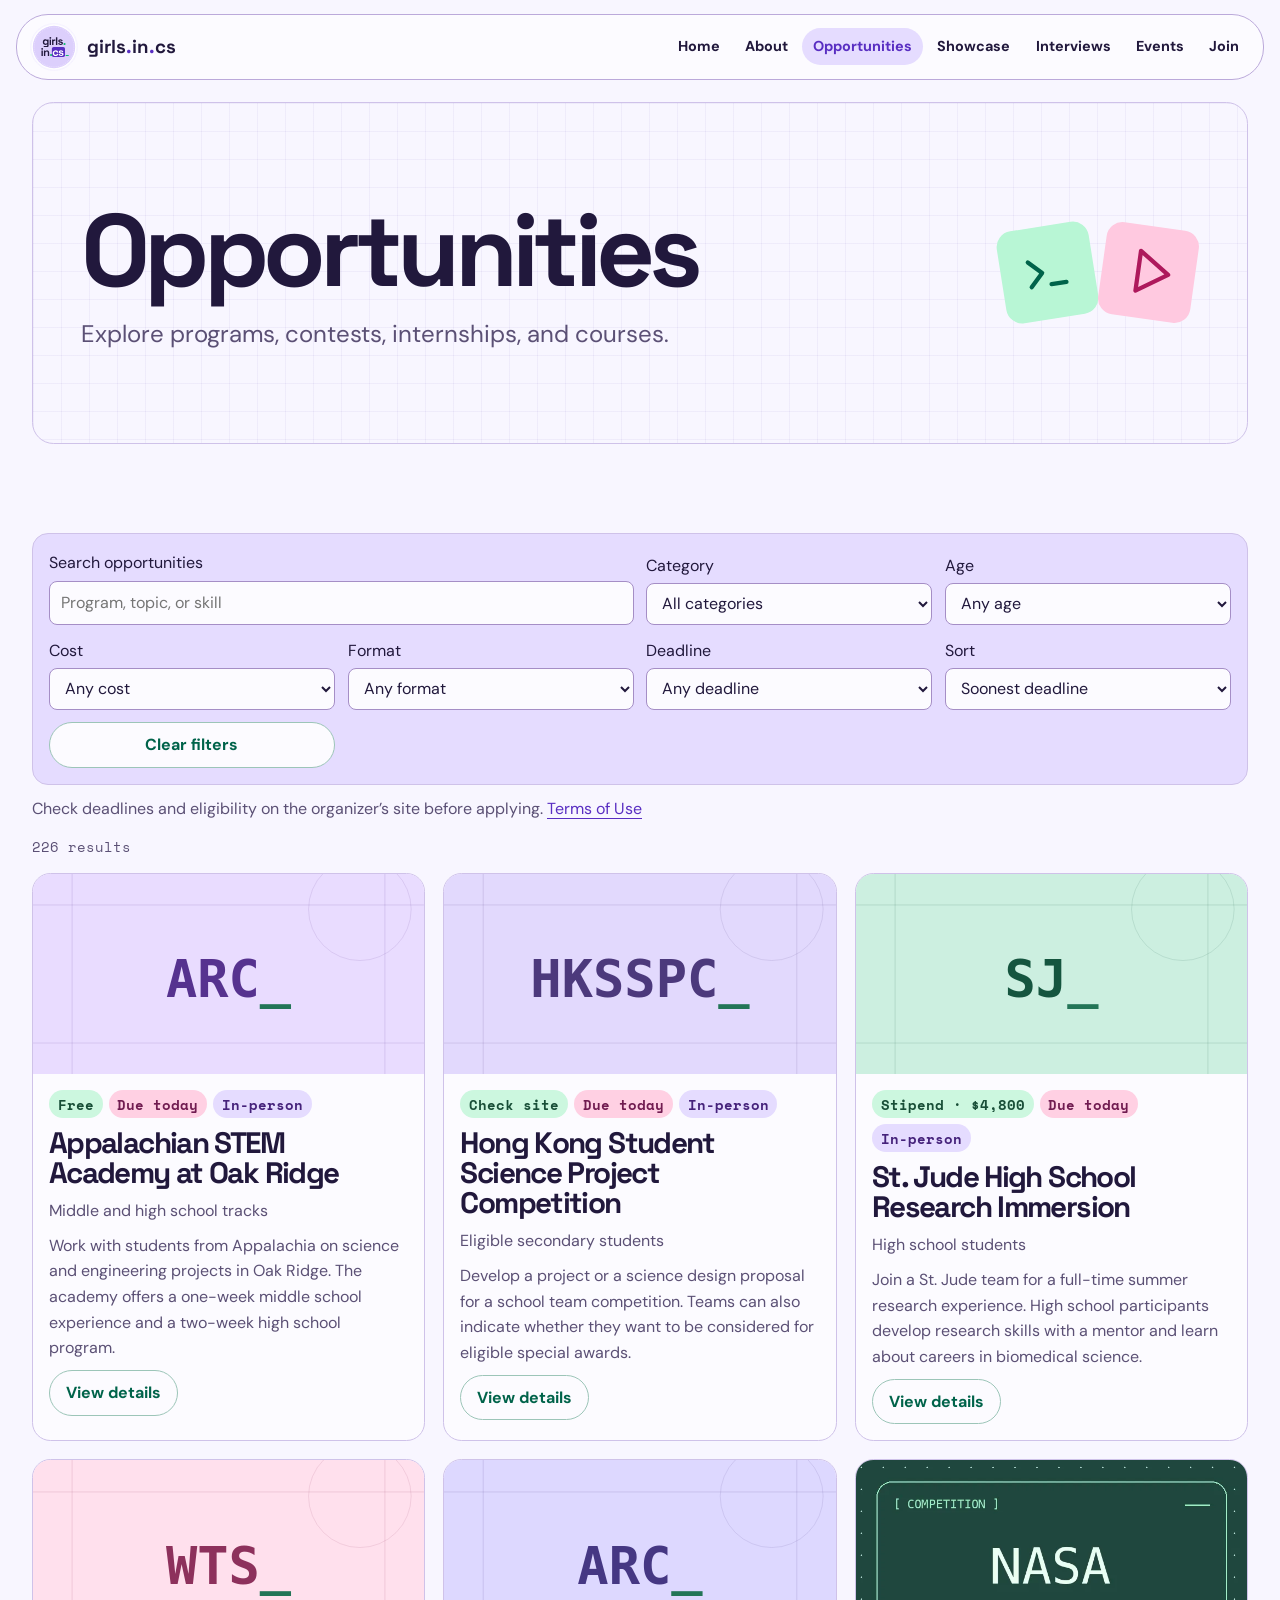
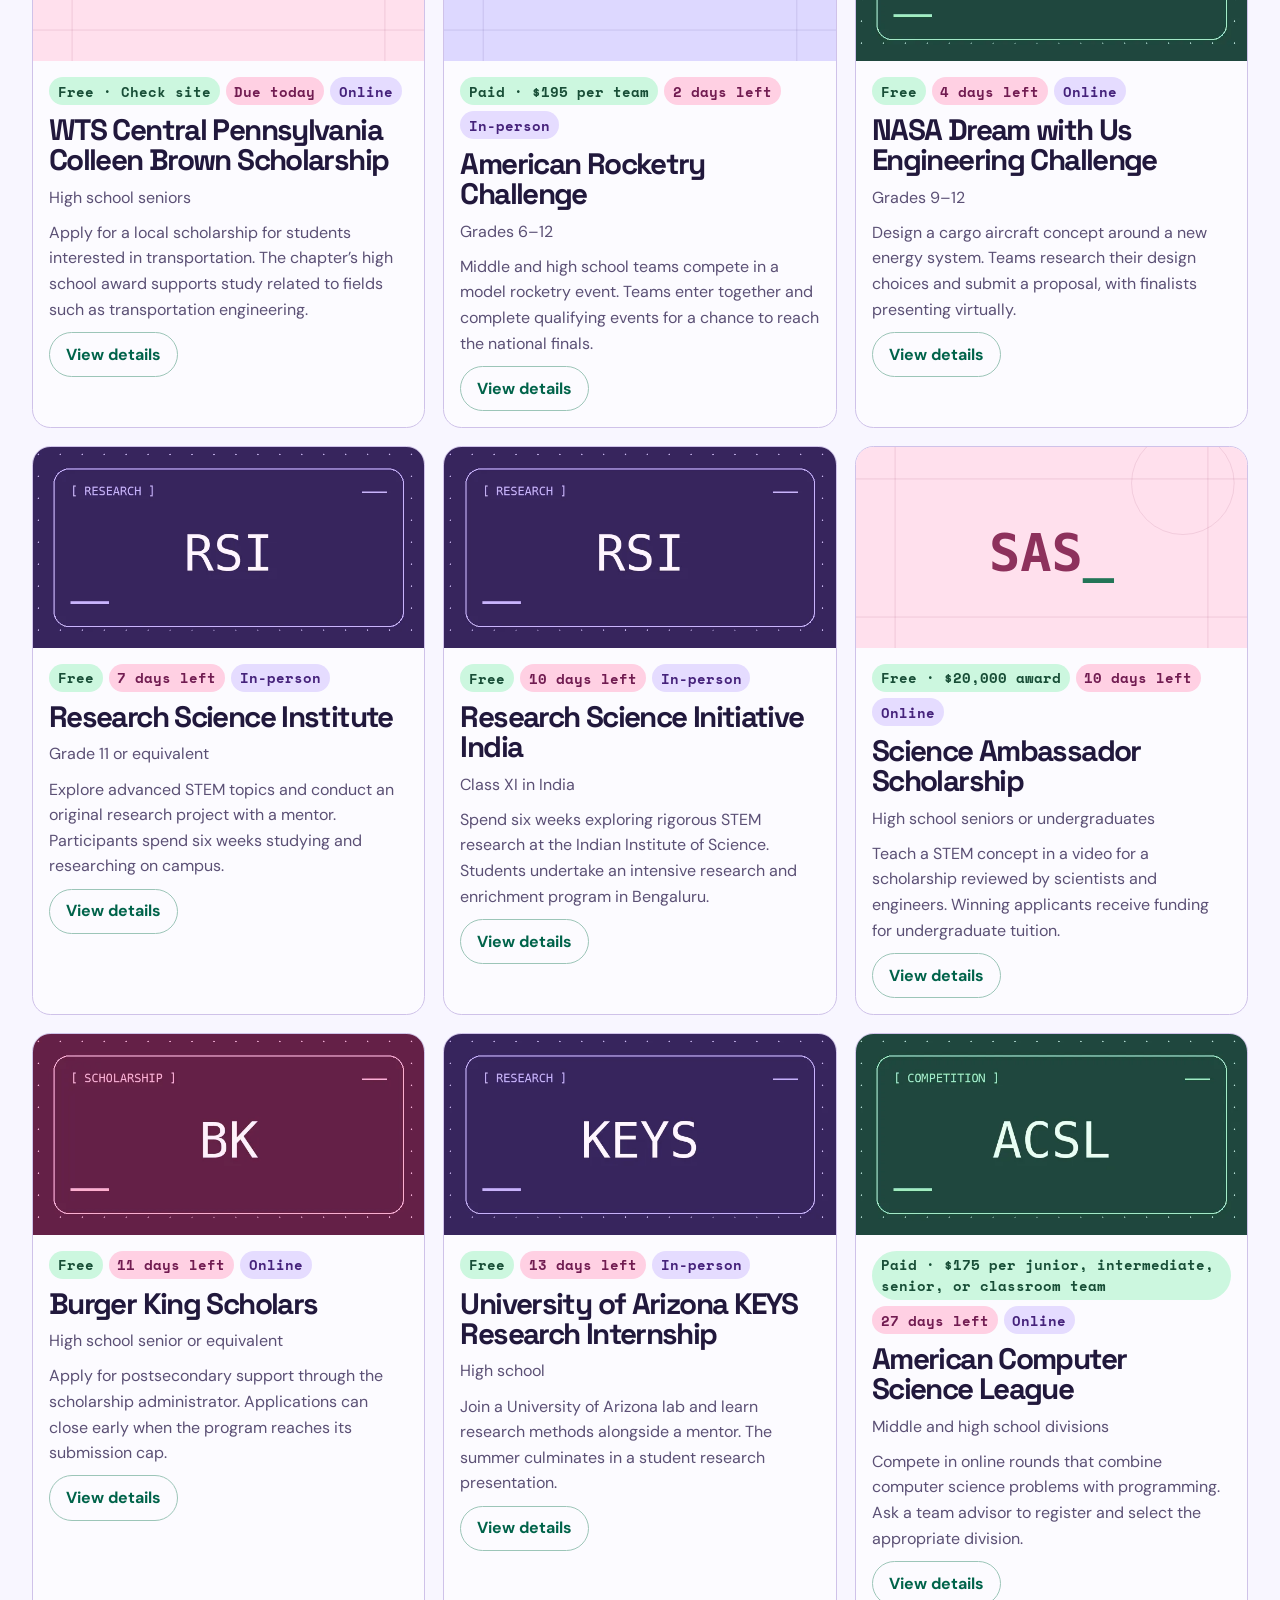
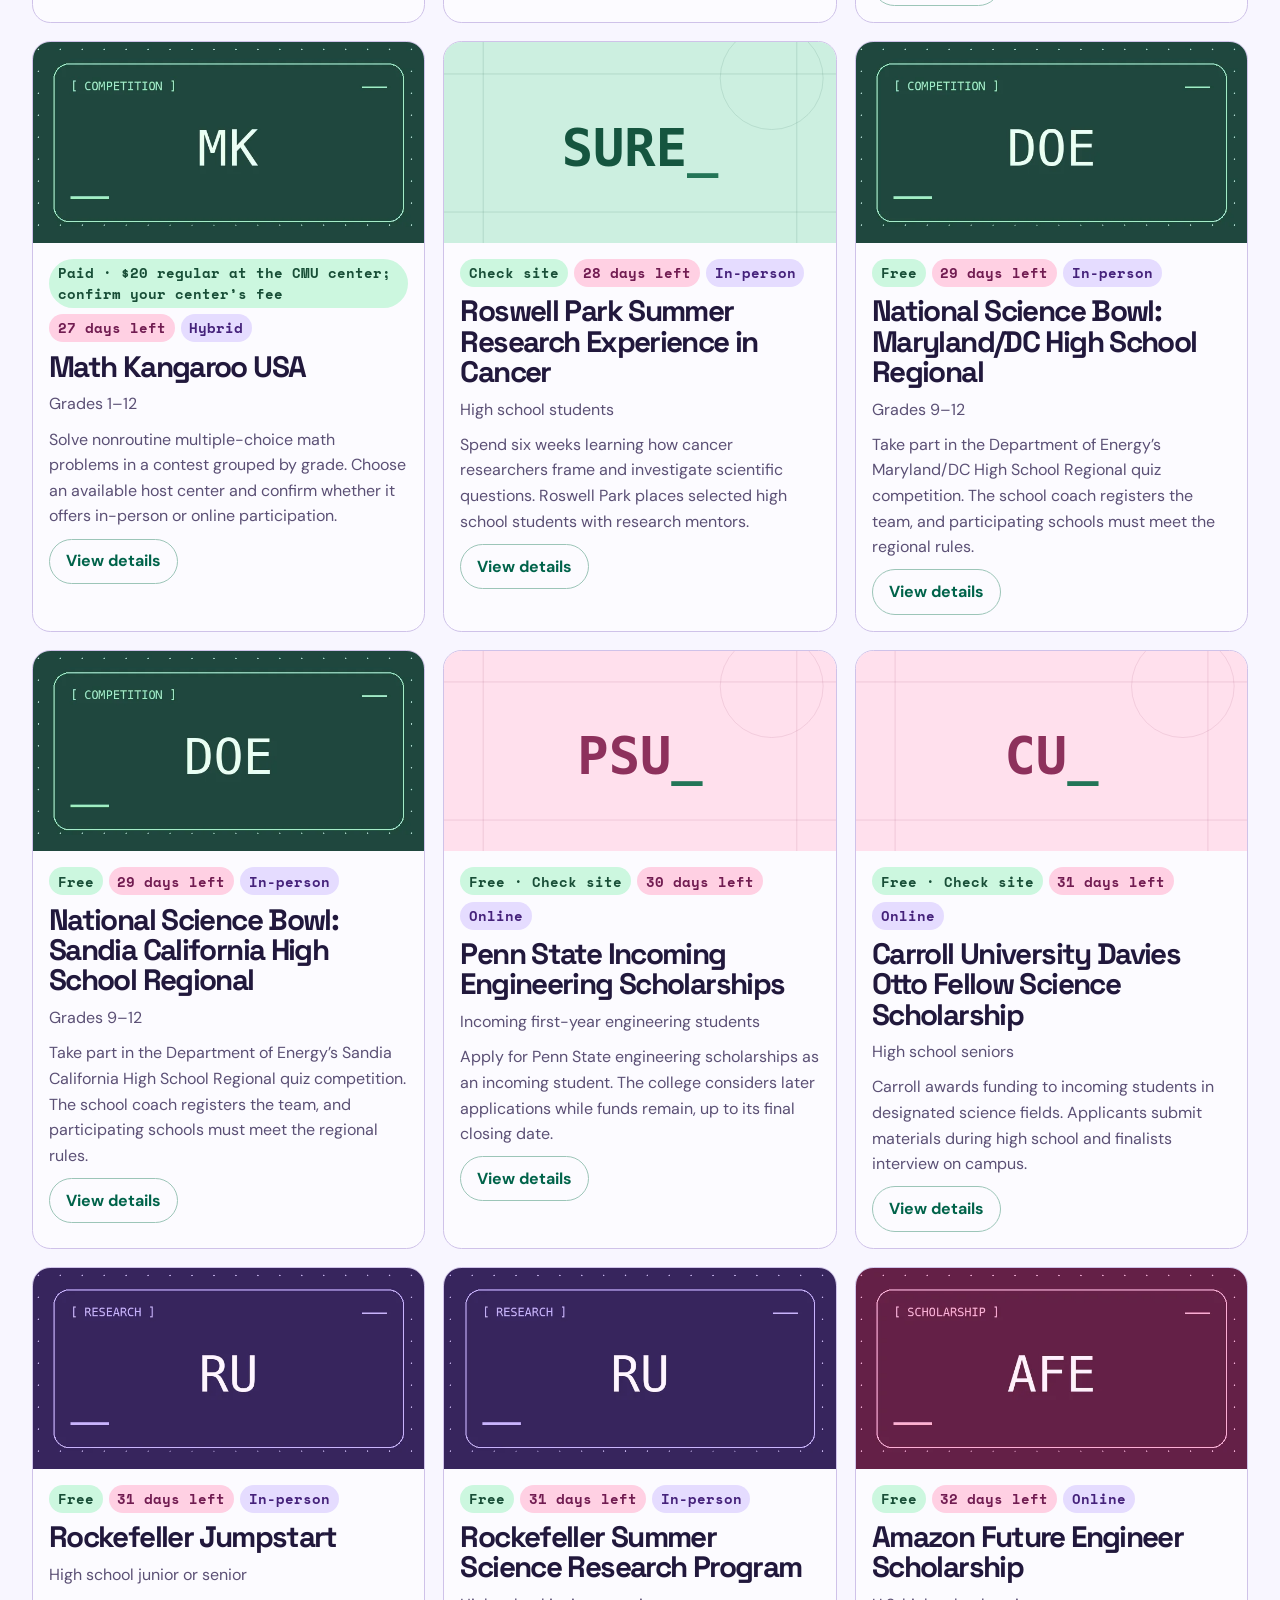
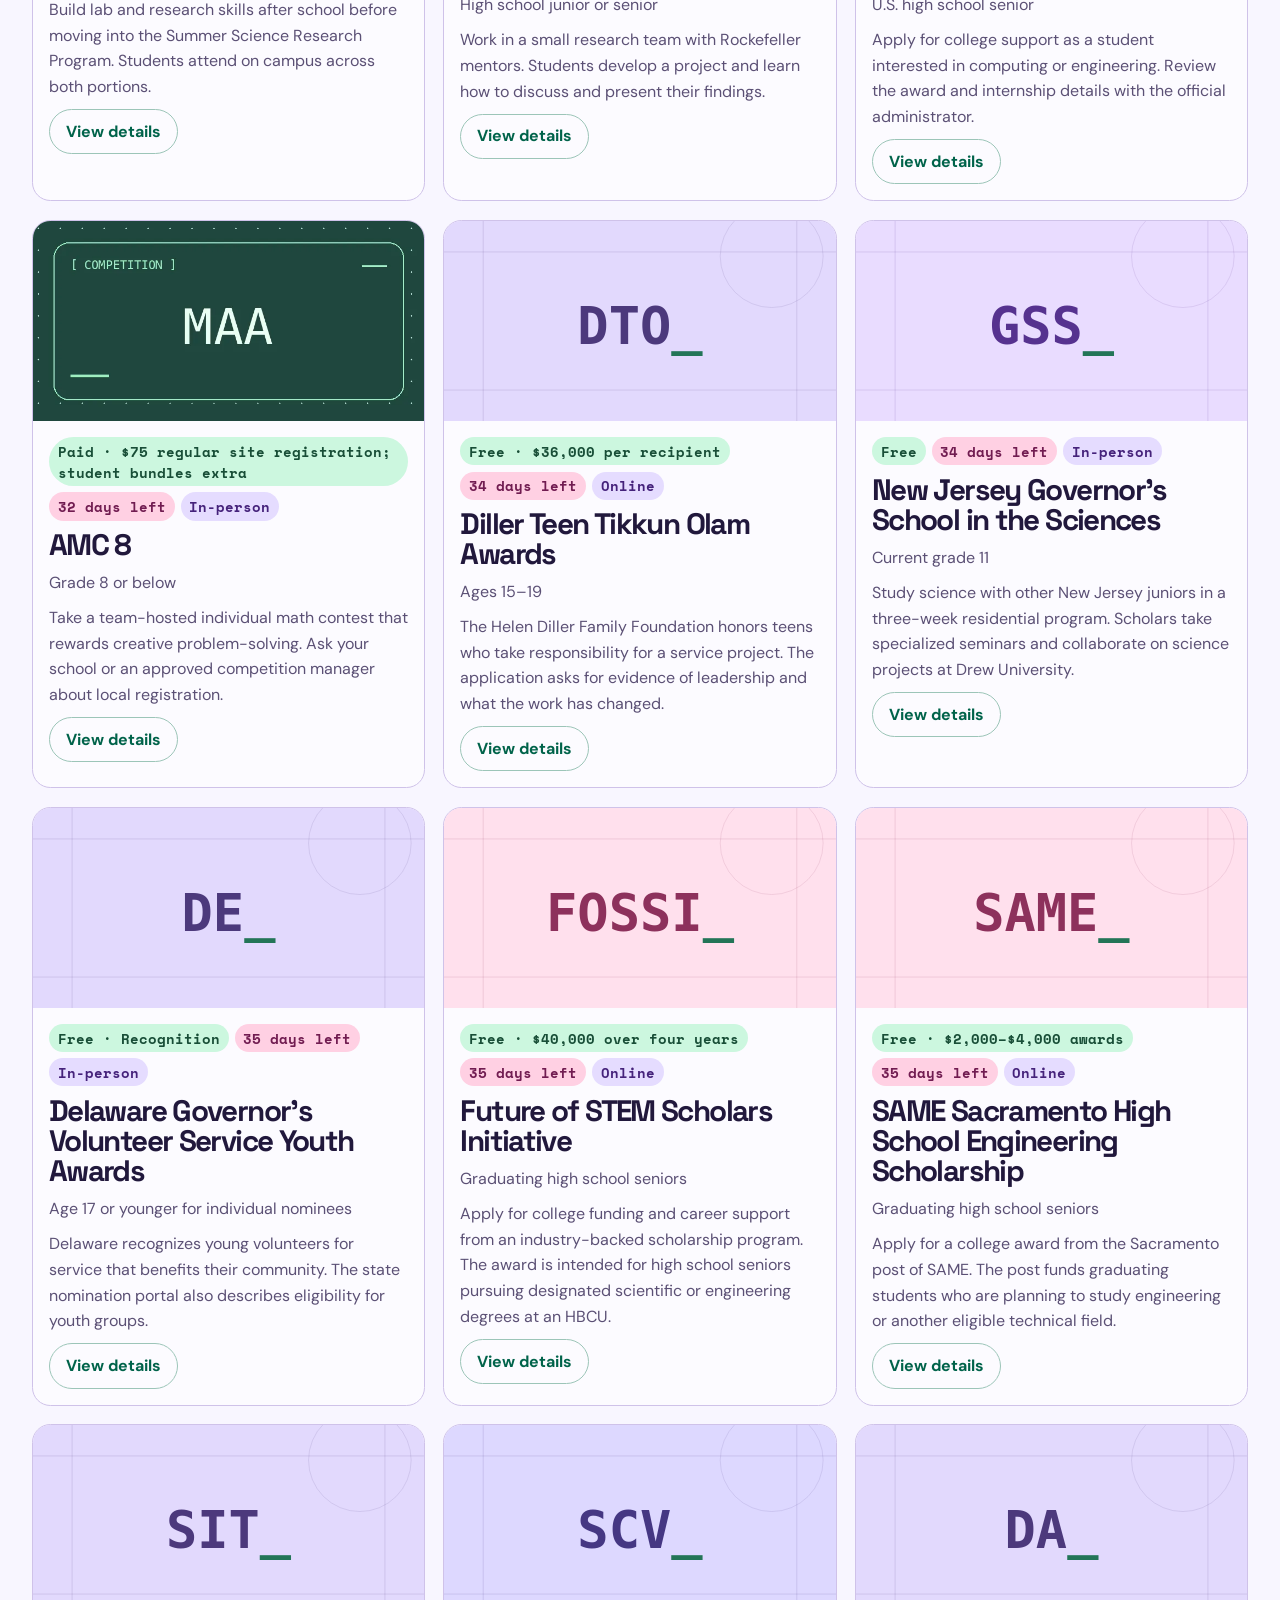
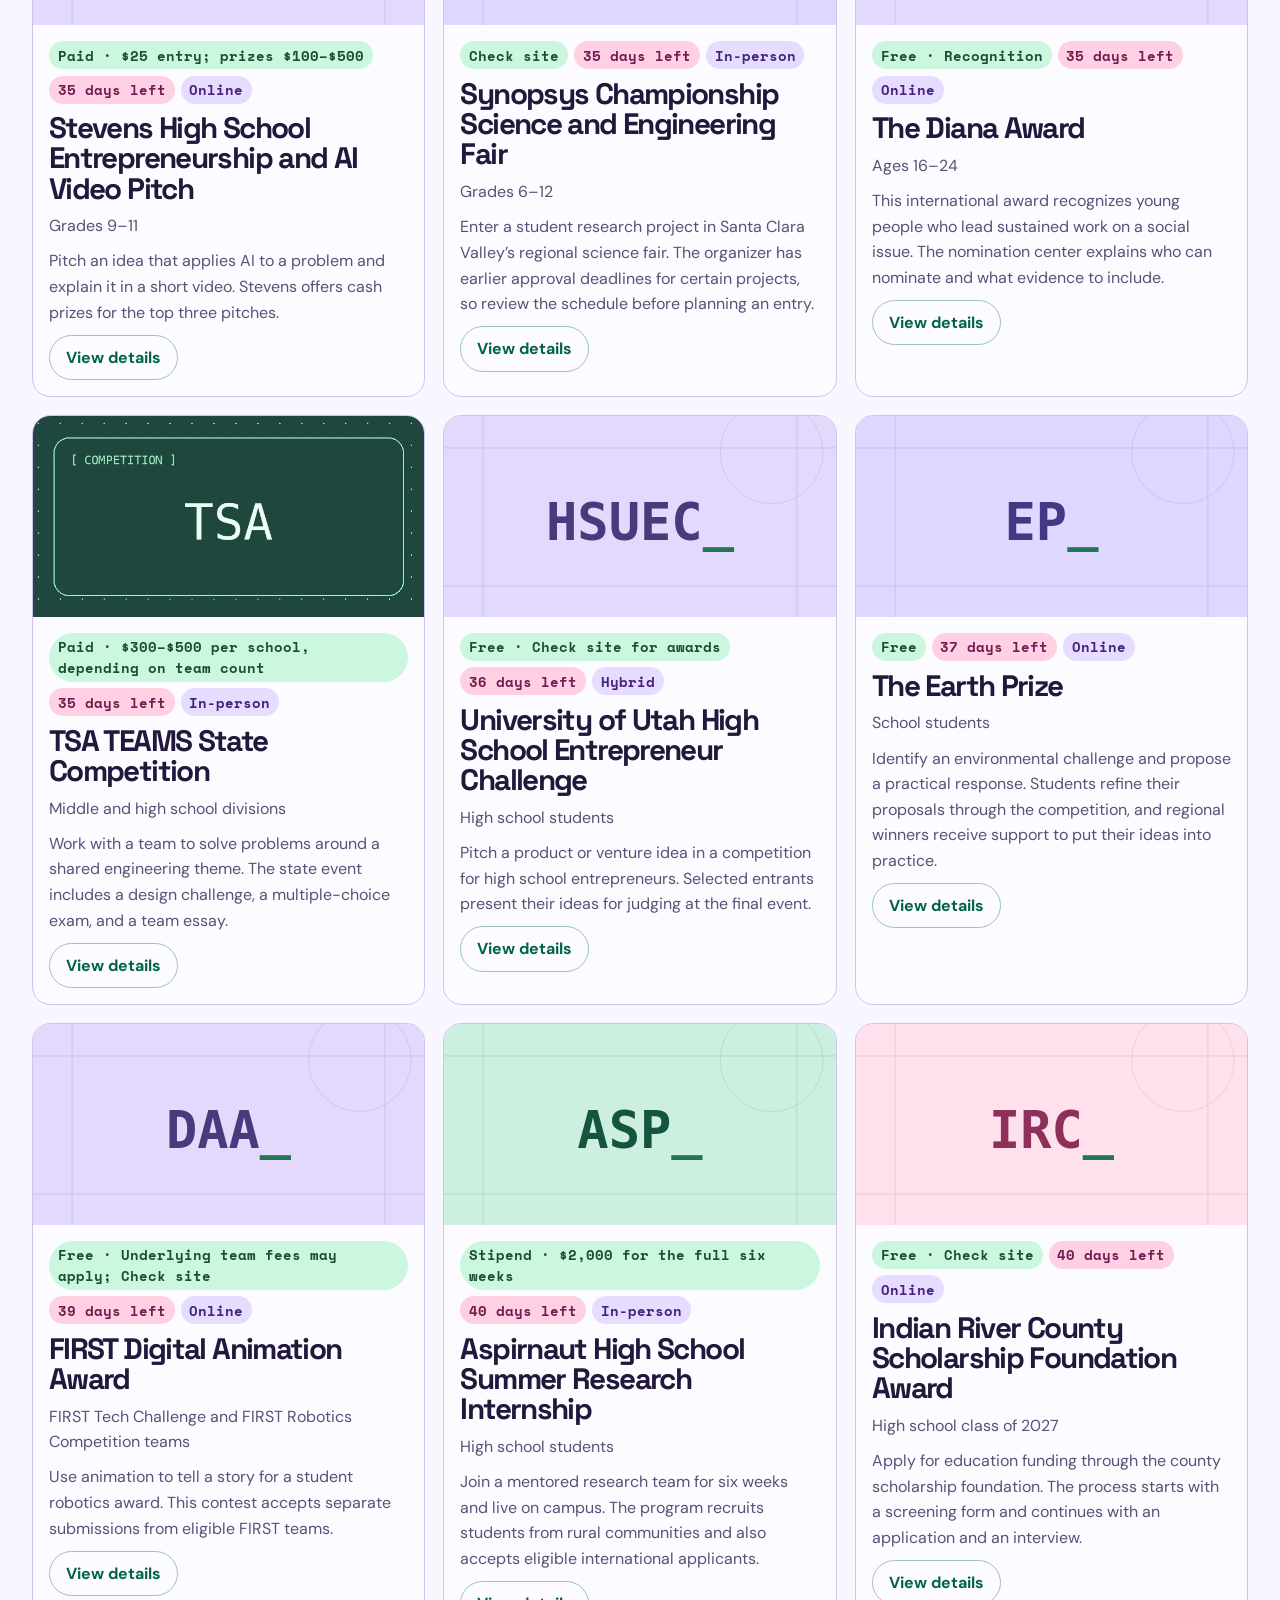
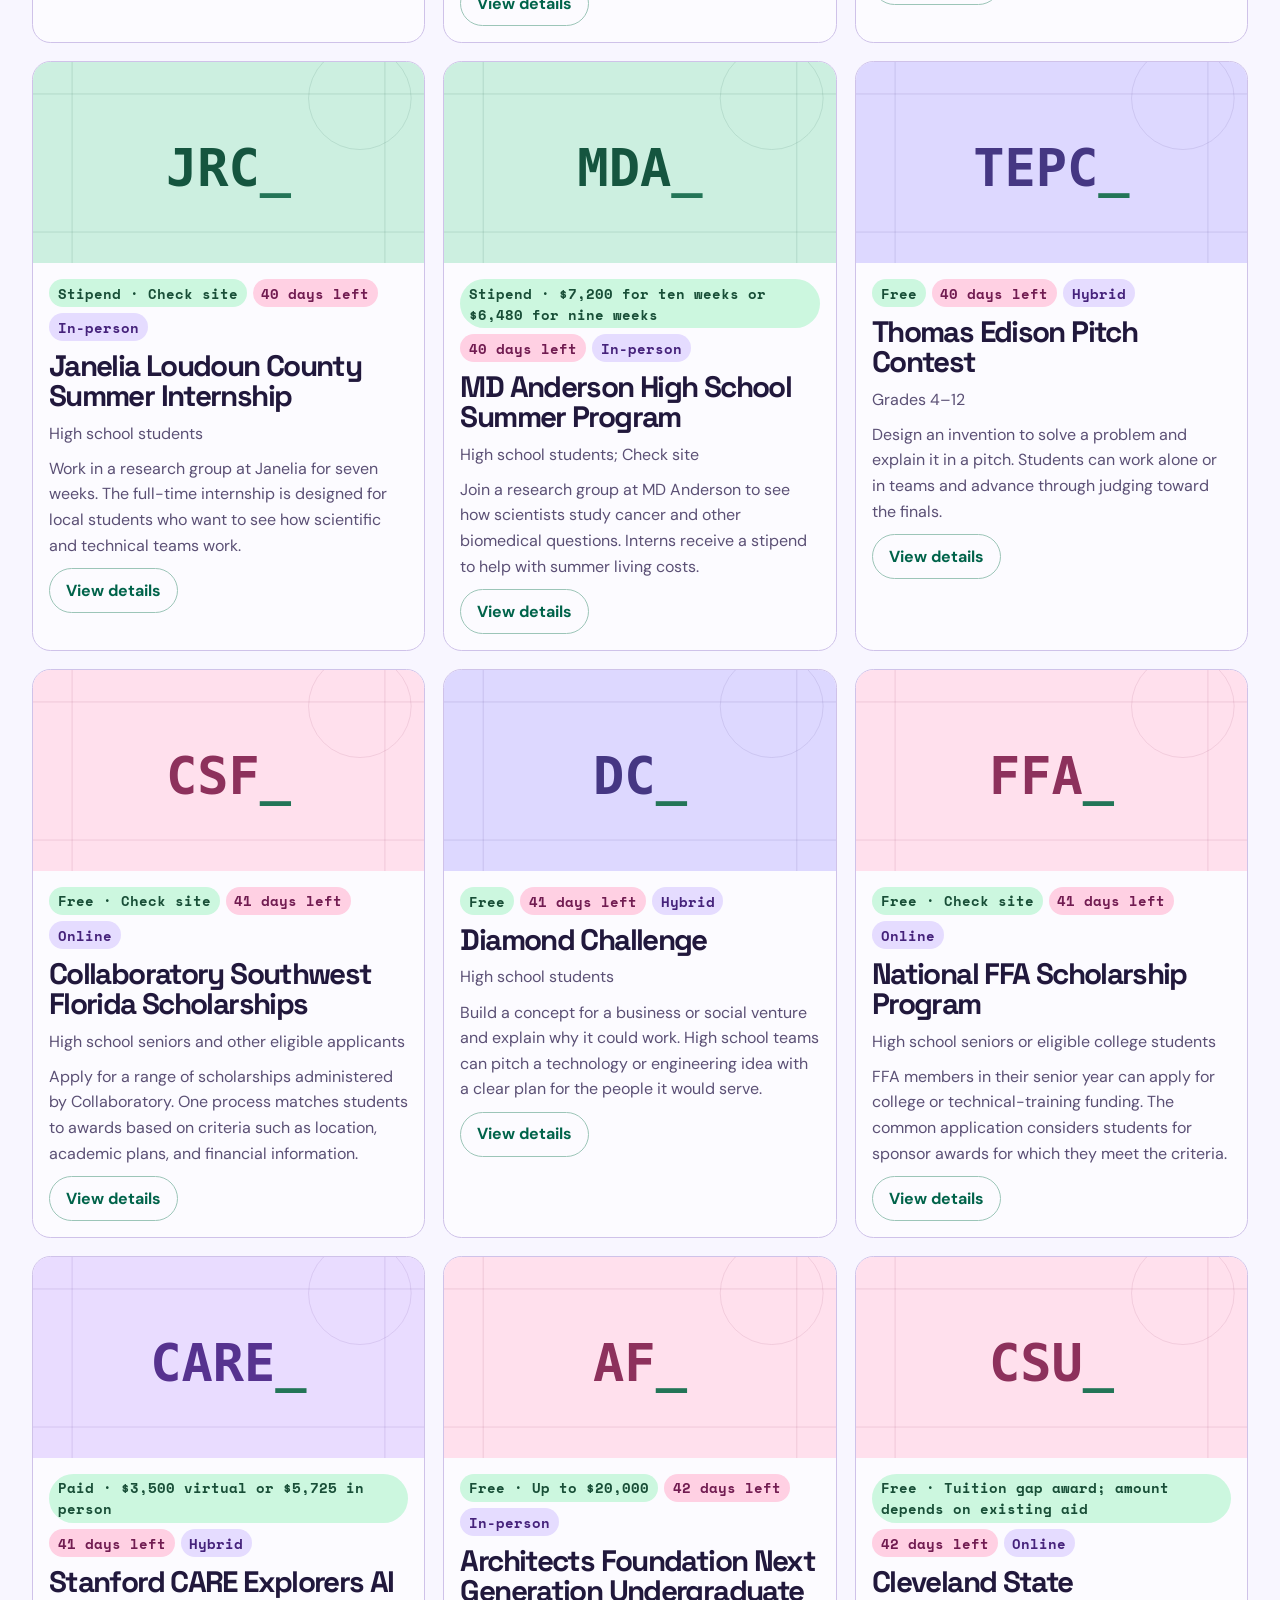
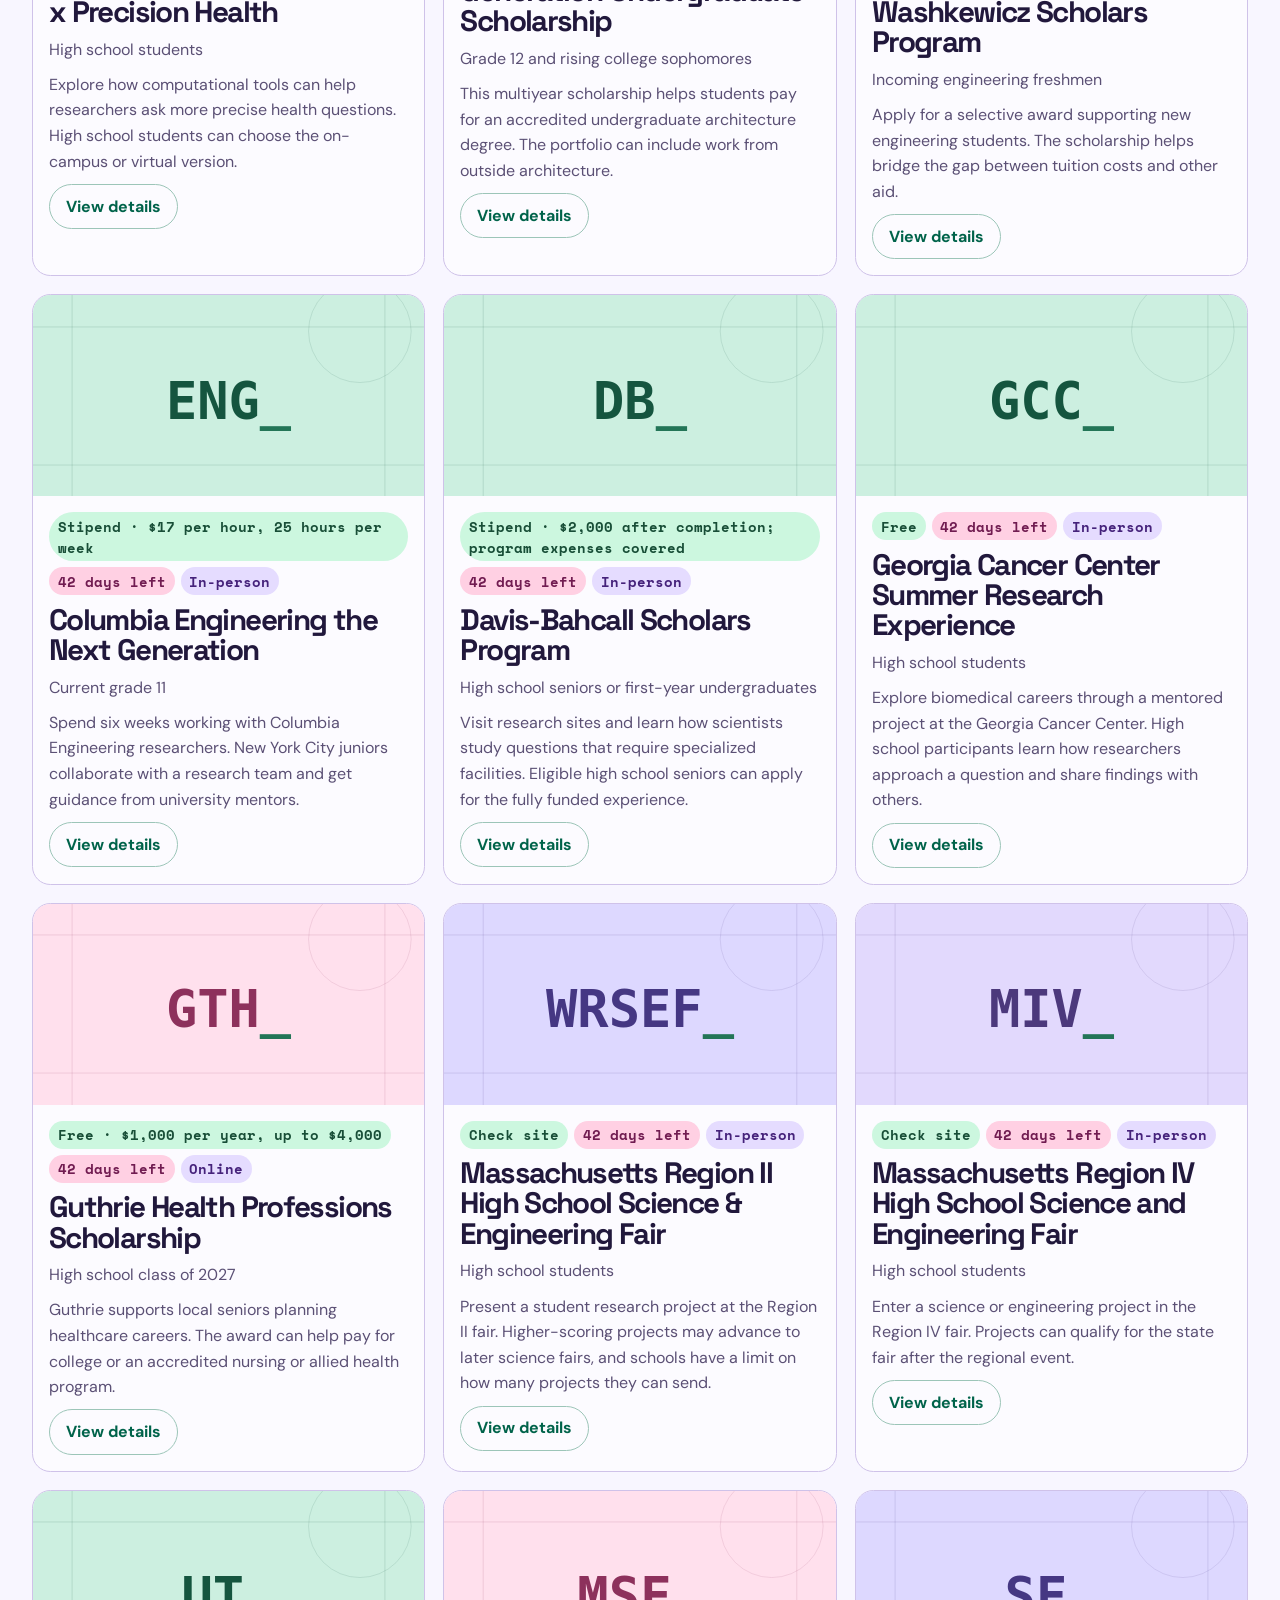
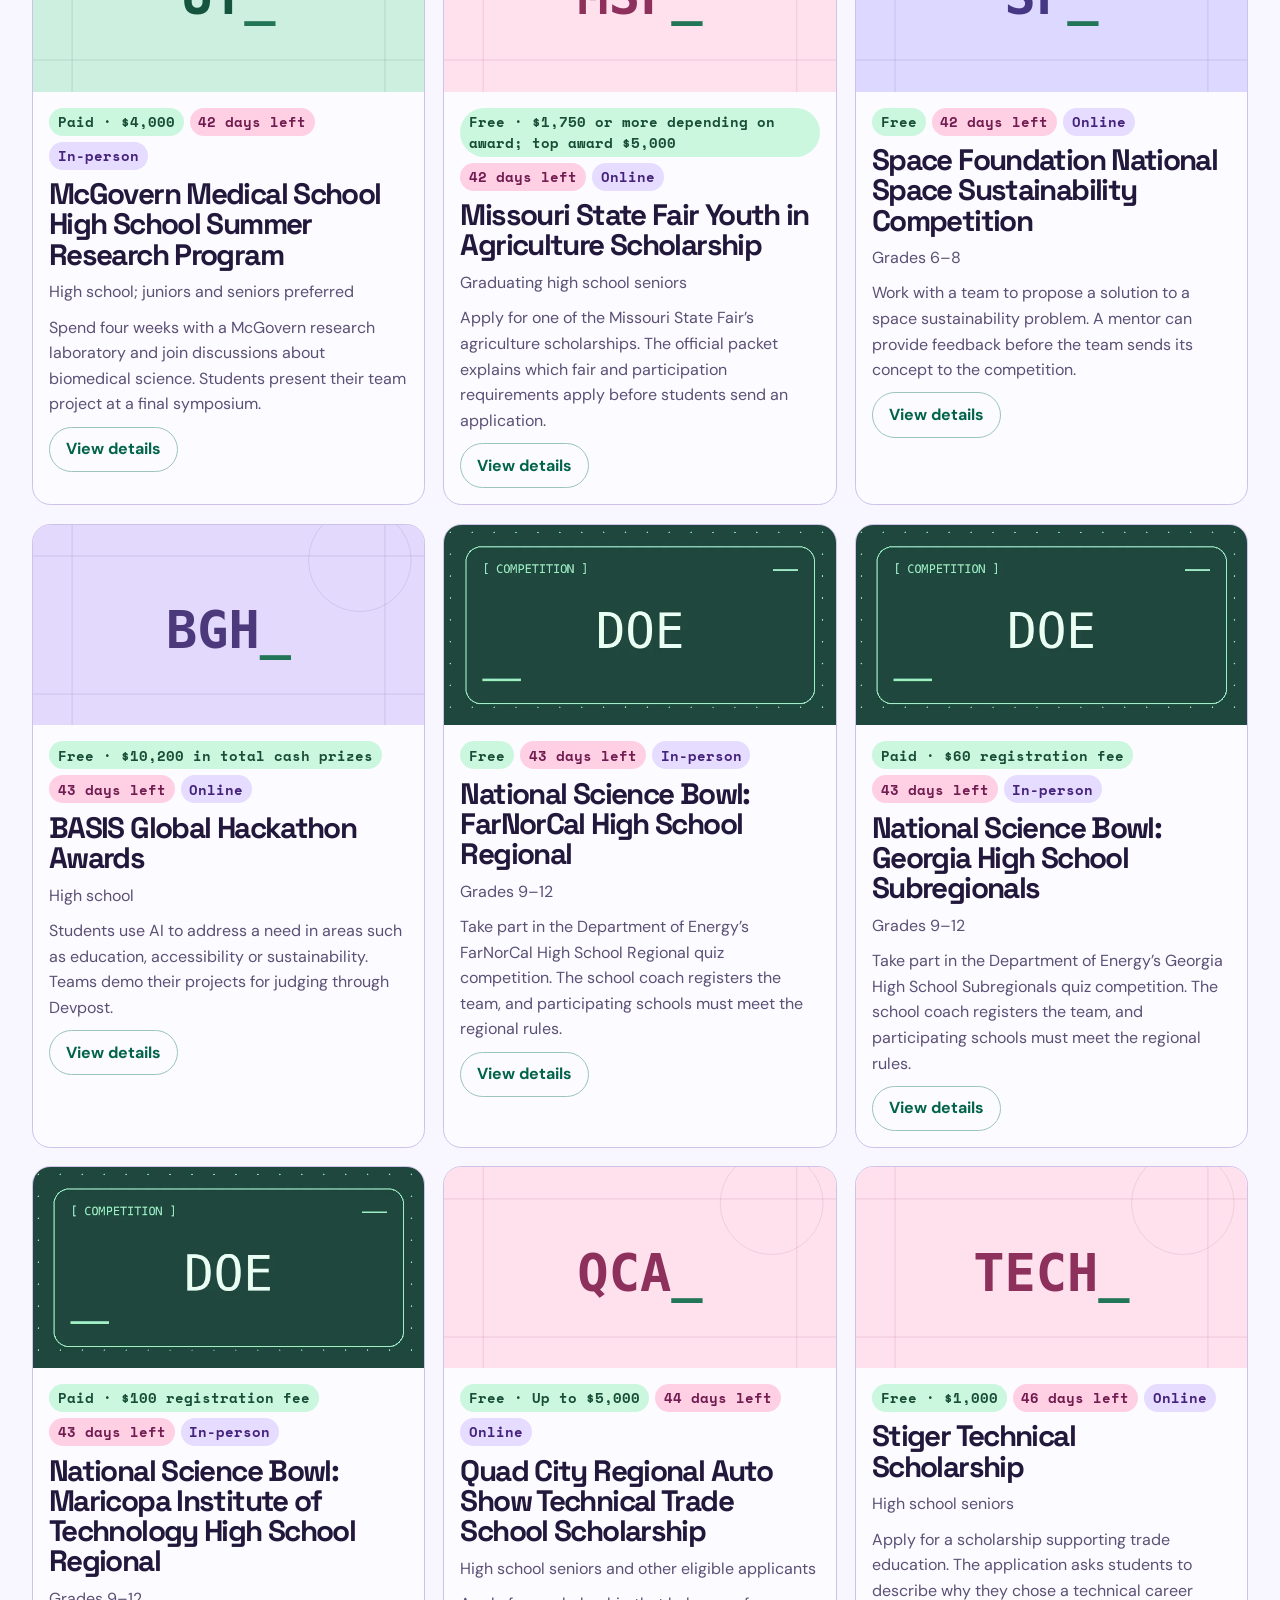
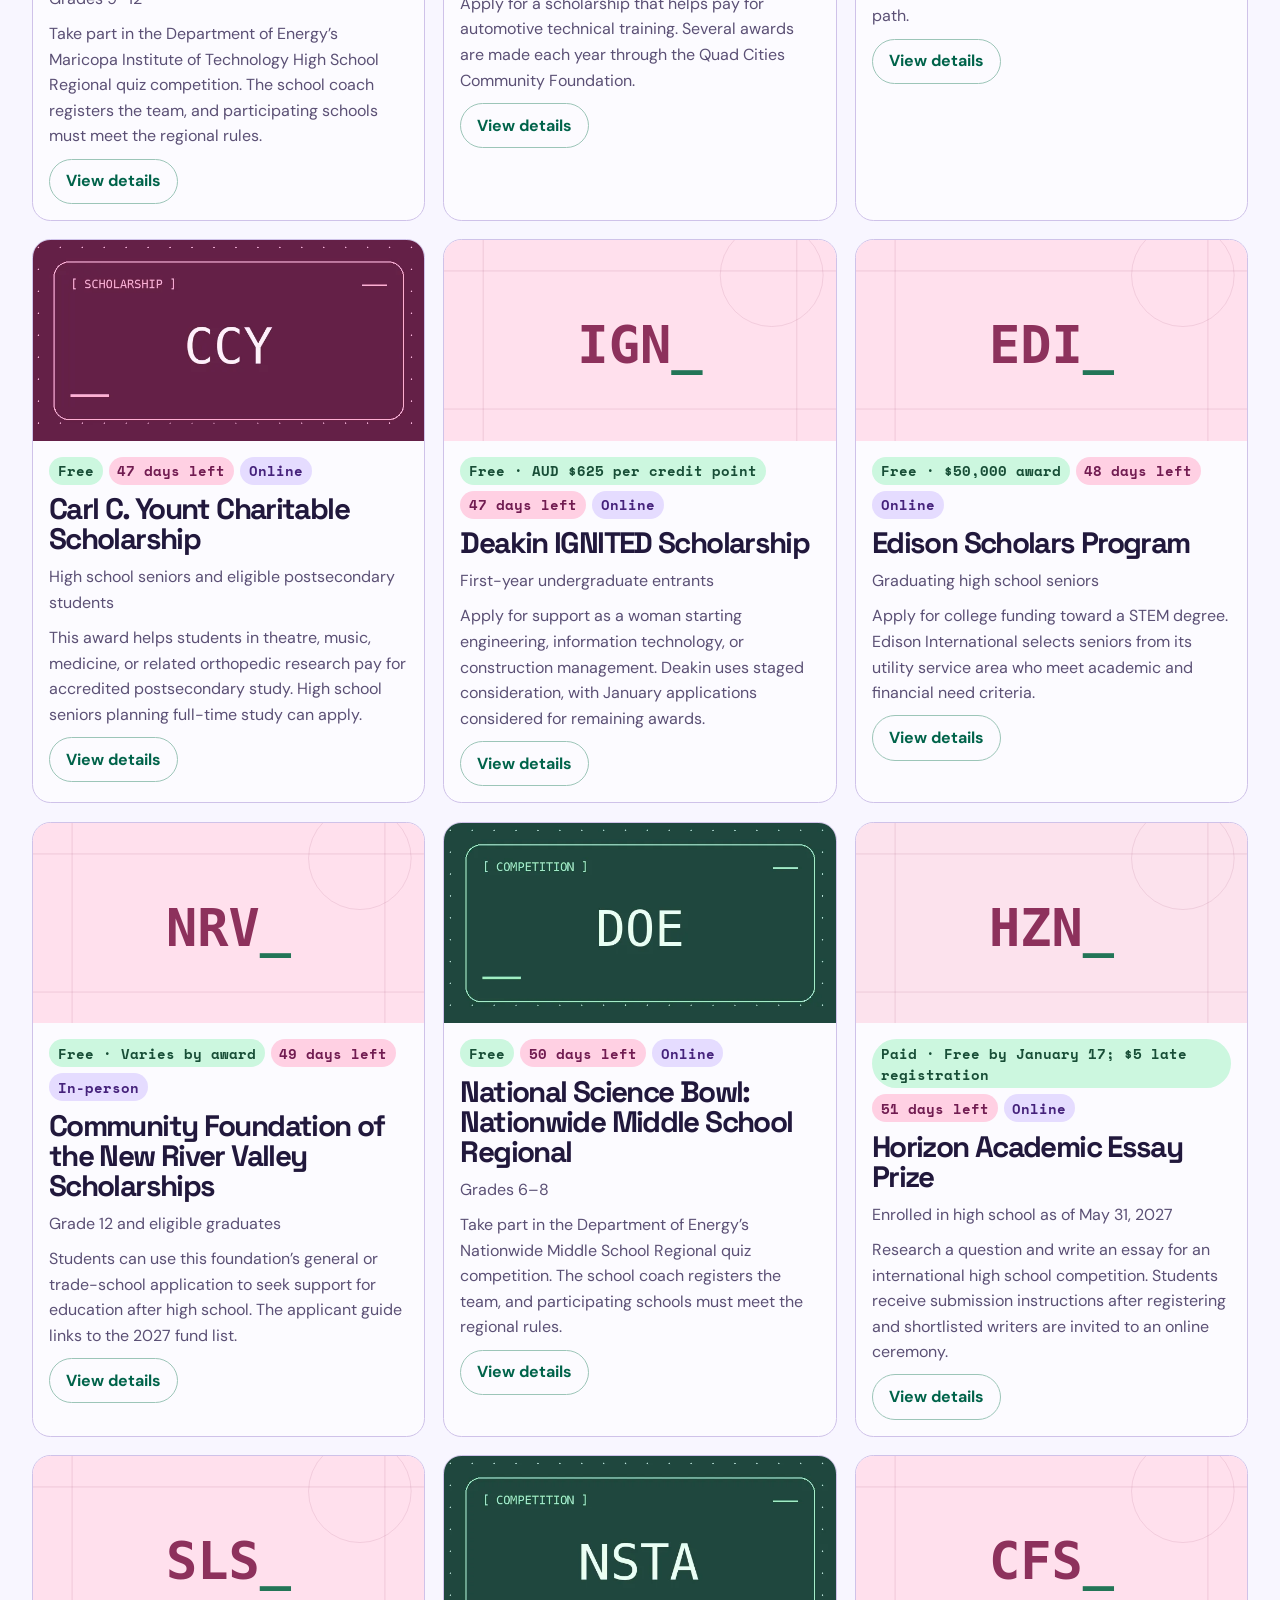
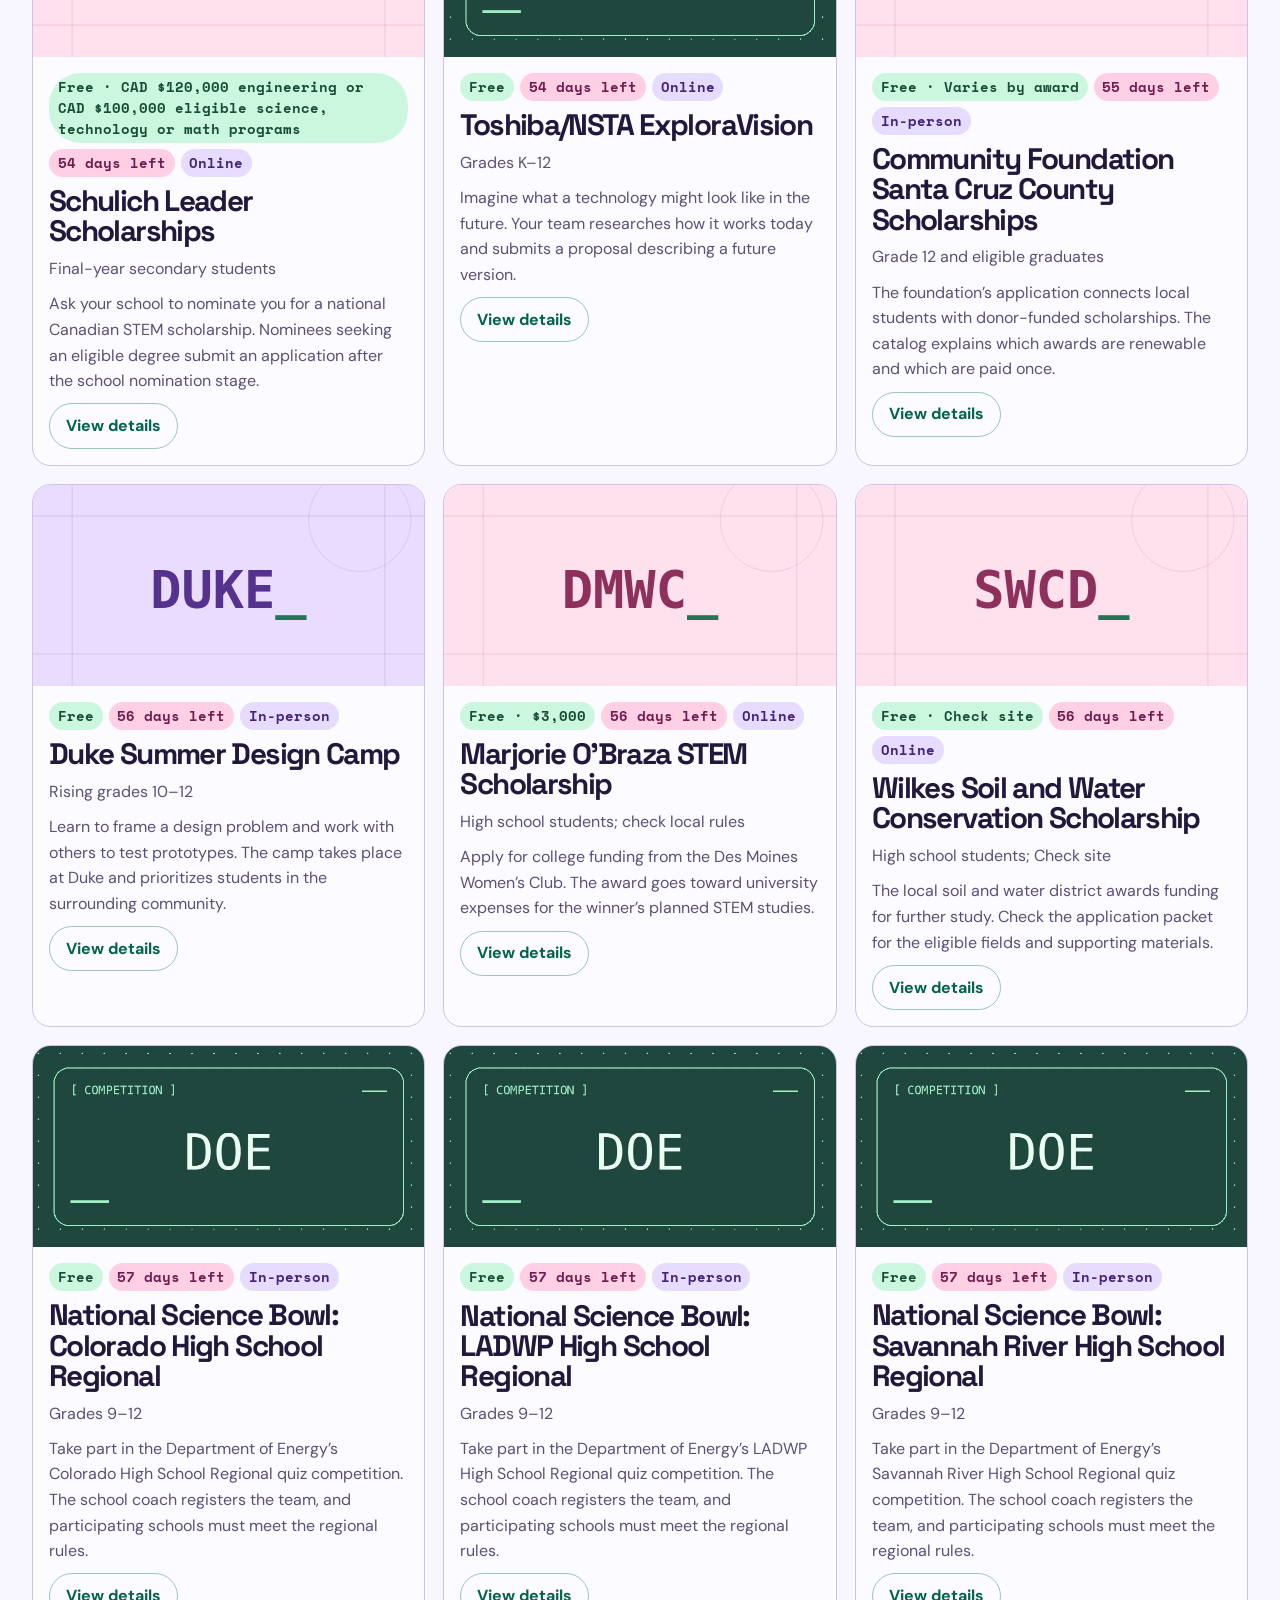
<file: docs/opportunities.html>
<!doctype html>
<html lang="en"><head><meta charset="utf-8"><meta name="viewport" content="width=device-width, initial-scale=1">
<title>Opportunities · Girls in CS</title><meta name="description" content="Girls in CS is a youth-led community for girls exploring computer science.">
<link rel="canonical" href="https://girlsincs.com/opportunities">
<link rel="icon" href="assets/favicon.ico?v=5" sizes="16x16 32x32 48x48">
<link rel="icon" href="assets/favicon-32.png?v=5" type="image/png" sizes="32x32">
<link rel="icon" href="assets/favicon-192.png?v=5" type="image/png" sizes="192x192">
<link rel="icon" href="assets/tab-icon-circle.svg?v=5" type="image/svg+xml">
<link rel="apple-touch-icon" href="assets/apple-touch-icon.png?v=5" sizes="180x180">
<link rel="stylesheet" href="assets/site.css?revision=5">
<script defer src="assets/data/preview-data.js"></script><script defer src="assets/site.js?revision=8"></script><script defer src="assets/feedback.js"></script></head>
<body data-page="opportunities"><a class="skip" href="#main">Skip to content</a>
<header class="nav-shell"><div class="nav-bar"><a class="brand" href="/"><img src="assets/logo-circle.svg" width="48" height="48" alt=""><span>girls<span class="brand-dot">.</span>in<span class="brand-dot">.</span>cs</span></a><button class="menu" type="button" aria-expanded="false" aria-controls="nav">Menu</button><nav id="nav" aria-label="Main navigation"><a href="/">Home</a><a href="/about">About</a><a href="/opportunities" aria-current="page">Opportunities</a><a href="/showcase">Showcase</a><a href="/interviews">Interviews</a><a href="/events">Events</a><a href="/join">Join</a></nav></div></header>
<main id="main"><section class="wrap page-hero"><div><h1>Opportunities</h1><p class="directory-intro">Explore programs, contests, internships, and courses.</p></div><div class="page-motif icon-pair" aria-hidden="true"><span><svg viewBox="0 0 24 24" fill="none" stroke="currentColor" stroke-width="1.7" stroke-linecap="round" stroke-linejoin="round" aria-hidden="true"><path d="M5 7l5 5-5 5m8 0h6"/></svg></span><span><svg viewBox="0 0 24 24" fill="none" stroke="currentColor" stroke-width="1.7" stroke-linecap="round" stroke-linejoin="round" aria-hidden="true"><path d="M8 4l12 8-12 8z"/></svg></span></div></section><section class="section wrap"><form class="filters" id="filters" role="search"><label class="search-field">Search opportunities<input type="search" name="query" placeholder="Program, topic, or skill"></label>
<label>Category<select name="category"><option value="">All categories</option></select></label><label>Age<select name="age"><option value="">Any age</option><option>12</option><option>13</option><option>14</option><option>15</option><option>16</option><option>17</option><option>18</option></select></label>
<label>Cost<select name="cost"><option value="">Any cost</option><option>Free</option><option>Paid</option><option>Stipend</option></select></label>
<label>Format<select name="format"><option value="">Any format</option><option>Online</option><option>In-person</option><option>Hybrid</option></select></label>
<label>Deadline<select name="window"><option value="">Any deadline</option><option value="week">Next 7 days</option><option value="month">Next 30 days</option><option value="rolling">Rolling</option></select></label>
<label>Sort<select name="sort"><option value="deadline">Soonest deadline</option><option value="name">Name A–Z</option></select></label><button type="reset" class="button secondary">Clear filters</button></form><p class="terms-note">Check deadlines and eligibility on the organizer’s site before applying. <a href="/terms">Terms of Use</a></p><p id="result-count" class="mono results" role="status"></p><div id="opportunity-grid" class="card-grid"></div></section></main>
<footer class="site-footer"><div class="wrap footer-grid"><div><a class="brand" href="/"><img src="assets/logo-circle.svg" width="48" height="48" alt=""><span>girls<span class="brand-dot">.</span>in<span class="brand-dot">.</span>cs</span></a><p>A youth-led community opening up computer science and STEM.</p><div class="actions"><a href="https://www.instagram.com/girls.in.cs/">Instagram</a><a href="/privacy">Privacy</a><a href="/terms">Terms of Use</a></div></div><section class="feedback">
    <h2>Contact Girls in CS</h2>
    <form id="feedback-form" action="https://formspree.io/f/xvkawpyn" method="post">
      
      <label for="feedback-name">First name</label>
      <input id="feedback-name" name="first_name" type="text" autocomplete="given-name" maxlength="80" pattern=".*\S.*" required>
      <label for="feedback-email">Your email</label>
      <input id="feedback-email" name="email" type="email" autocomplete="email" required>
      <label for="feedback-message">Message</label>
      <textarea id="feedback-message" name="message" rows="5" required></textarea>
      <button type="submit">Send message</button>
      <p id="feedback-status" class="status" role="status" aria-atomic="true"></p>
    </form>
</section></div></footer>
<dialog id="detail" aria-labelledby="detail-title"><div class="dialog-top"><button type="button" data-close aria-label="Close dialog">×</button></div><div id="detail-content"></div></dialog>
</body></html>
</file>
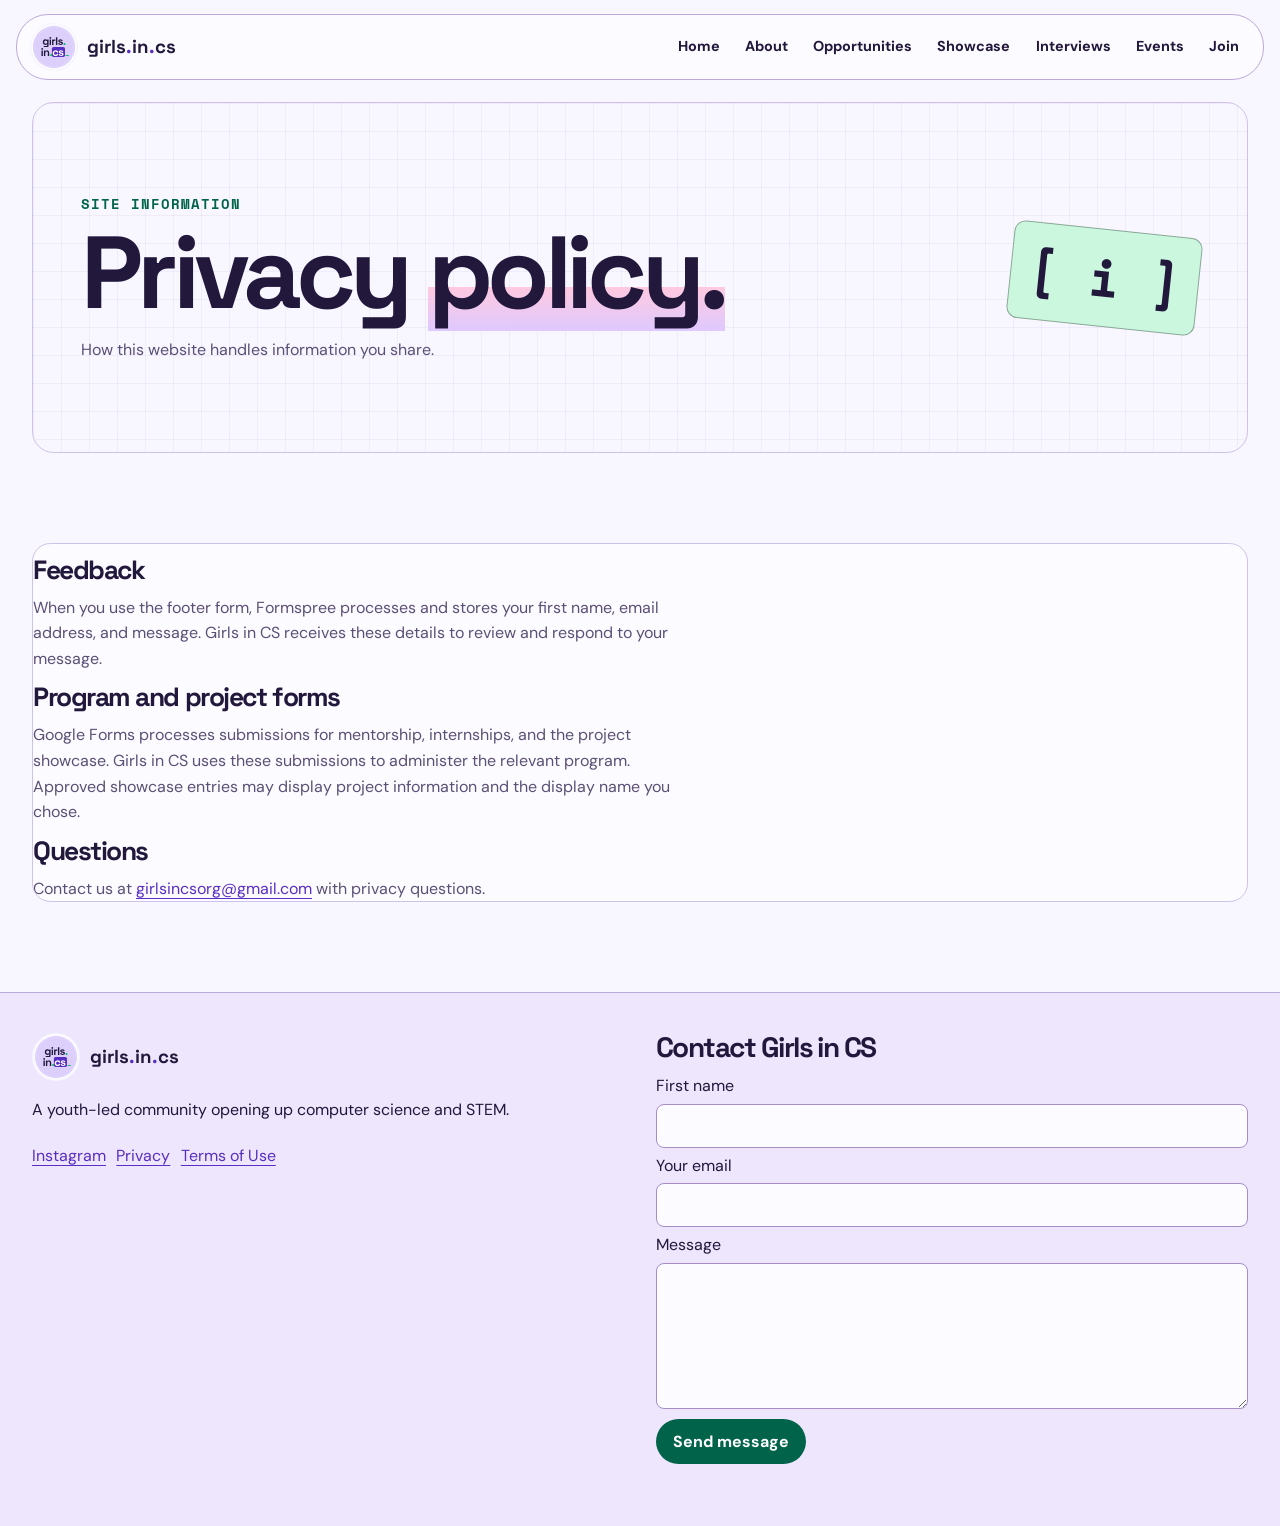
<file: docs/privacy.html>
<!doctype html>
<html lang="en"><head><meta charset="utf-8"><meta name="viewport" content="width=device-width, initial-scale=1">
<title>Privacy · Girls in CS</title><meta name="description" content="Girls in CS is a youth-led community for girls exploring computer science.">
<link rel="canonical" href="https://girlsincs.com/privacy">
<link rel="icon" href="assets/favicon.ico?v=5" sizes="16x16 32x32 48x48">
<link rel="icon" href="assets/favicon-32.png?v=5" type="image/png" sizes="32x32">
<link rel="icon" href="assets/favicon-192.png?v=5" type="image/png" sizes="192x192">
<link rel="icon" href="assets/tab-icon-circle.svg?v=5" type="image/svg+xml">
<link rel="apple-touch-icon" href="assets/apple-touch-icon.png?v=5" sizes="180x180">
<link rel="stylesheet" href="assets/site.css?revision=5">
<script defer src="assets/data/preview-data.js"></script><script defer src="assets/site.js?revision=8"></script><script defer src="assets/feedback.js"></script></head>
<body data-page="privacy"><a class="skip" href="#main">Skip to content</a>
<header class="nav-shell"><div class="nav-bar"><a class="brand" href="/"><img src="assets/logo-circle.svg" width="48" height="48" alt=""><span>girls<span class="brand-dot">.</span>in<span class="brand-dot">.</span>cs</span></a><button class="menu" type="button" aria-expanded="false" aria-controls="nav">Menu</button><nav id="nav" aria-label="Main navigation"><a href="/">Home</a><a href="/about">About</a><a href="/opportunities">Opportunities</a><a href="/showcase">Showcase</a><a href="/interviews">Interviews</a><a href="/events">Events</a><a href="/join">Join</a></nav></div></header>
<main id="main"><section class="wrap page-hero"><div><p class="mono eyebrow">SITE INFORMATION</p><h1>Privacy <mark>policy.</mark></h1><p>How this website handles information you share.</p></div><div class="page-motif" aria-hidden="true">[ i ]</div></section><section class="wrap section"><div class="panel reading"><h2>Feedback</h2><p>When you use the footer form, Formspree processes and stores your first name, email address, and message. Girls in CS receives these details to review and respond to your message.</p><h2>Program and project forms</h2><p>Google Forms processes submissions for mentorship, internships, and the project showcase. Girls in CS uses these submissions to administer the relevant program. Approved showcase entries may display project information and the display name you chose.</p><h2>Questions</h2><p>Contact us at <a href="mailto:girlsincsorg@gmail.com">girlsincsorg@gmail.com</a> with privacy questions.</p></div></section></main>
<footer class="site-footer"><div class="wrap footer-grid"><div><a class="brand" href="/"><img src="assets/logo-circle.svg" width="48" height="48" alt=""><span>girls<span class="brand-dot">.</span>in<span class="brand-dot">.</span>cs</span></a><p>A youth-led community opening up computer science and STEM.</p><div class="actions"><a href="https://www.instagram.com/girls.in.cs/">Instagram</a><a href="/privacy" aria-current="page">Privacy</a><a href="/terms">Terms of Use</a></div></div><section class="feedback">
    <h2>Contact Girls in CS</h2>
    <form id="feedback-form" action="https://formspree.io/f/xvkawpyn" method="post">
      
      <label for="feedback-name">First name</label>
      <input id="feedback-name" name="first_name" type="text" autocomplete="given-name" maxlength="80" pattern=".*\S.*" required>
      <label for="feedback-email">Your email</label>
      <input id="feedback-email" name="email" type="email" autocomplete="email" required>
      <label for="feedback-message">Message</label>
      <textarea id="feedback-message" name="message" rows="5" required></textarea>
      <button type="submit">Send message</button>
      <p id="feedback-status" class="status" role="status" aria-atomic="true"></p>
    </form>
</section></div></footer>
<dialog id="detail" aria-labelledby="detail-title"><div class="dialog-top"><button type="button" data-close aria-label="Close dialog">×</button></div><div id="detail-content"></div></dialog>
</body></html>
</file>
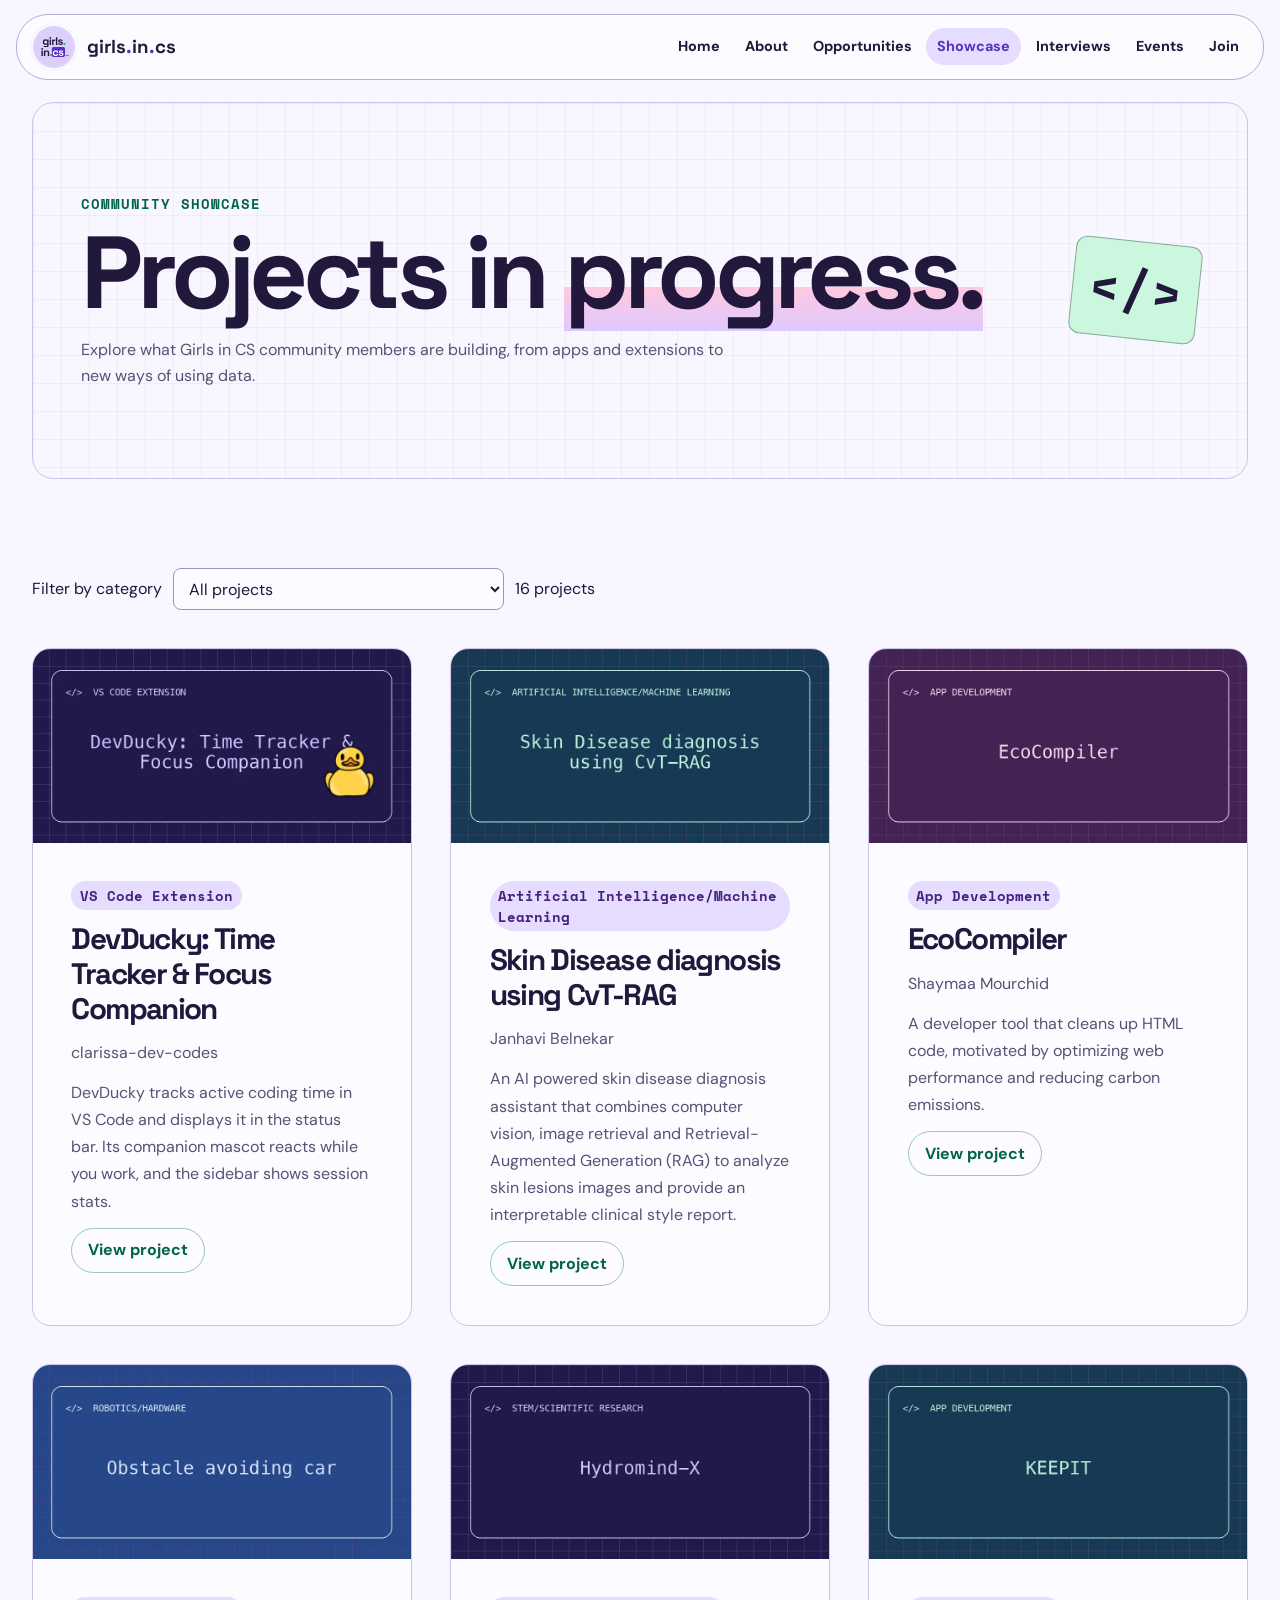
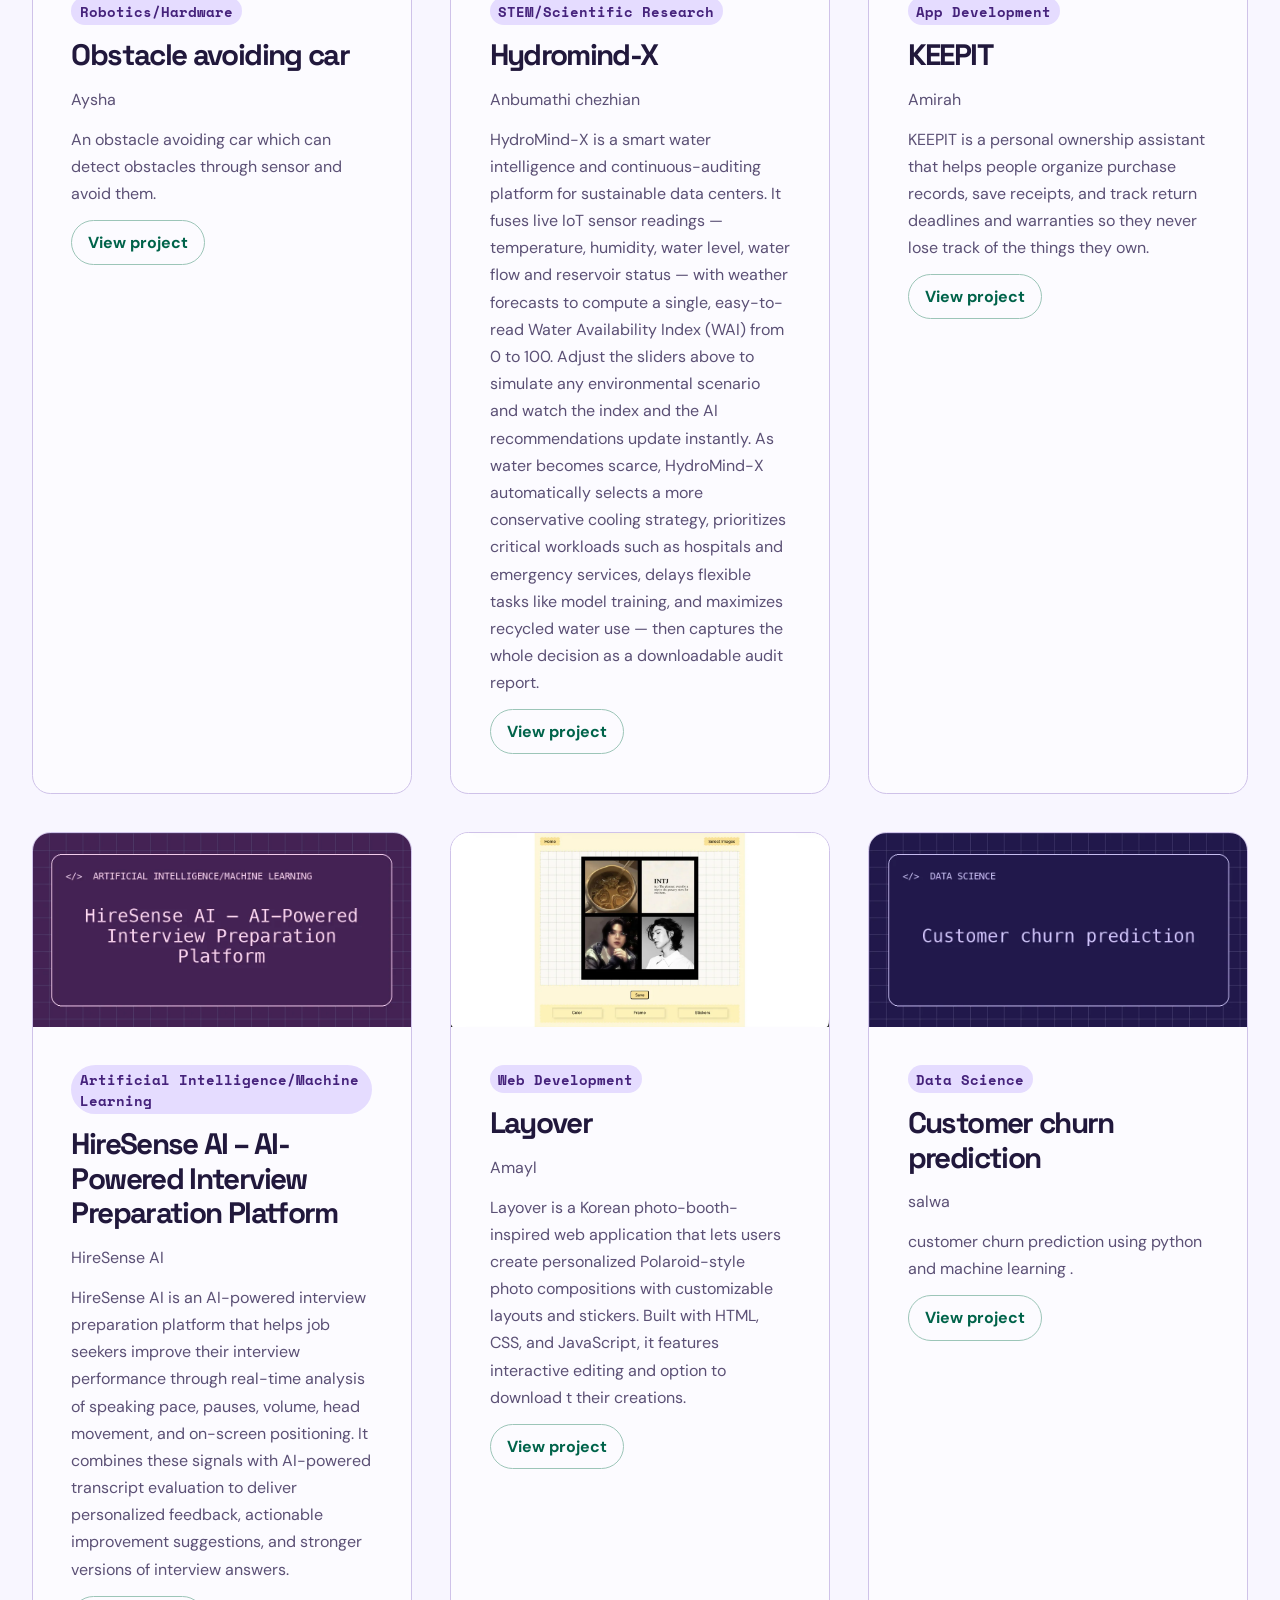
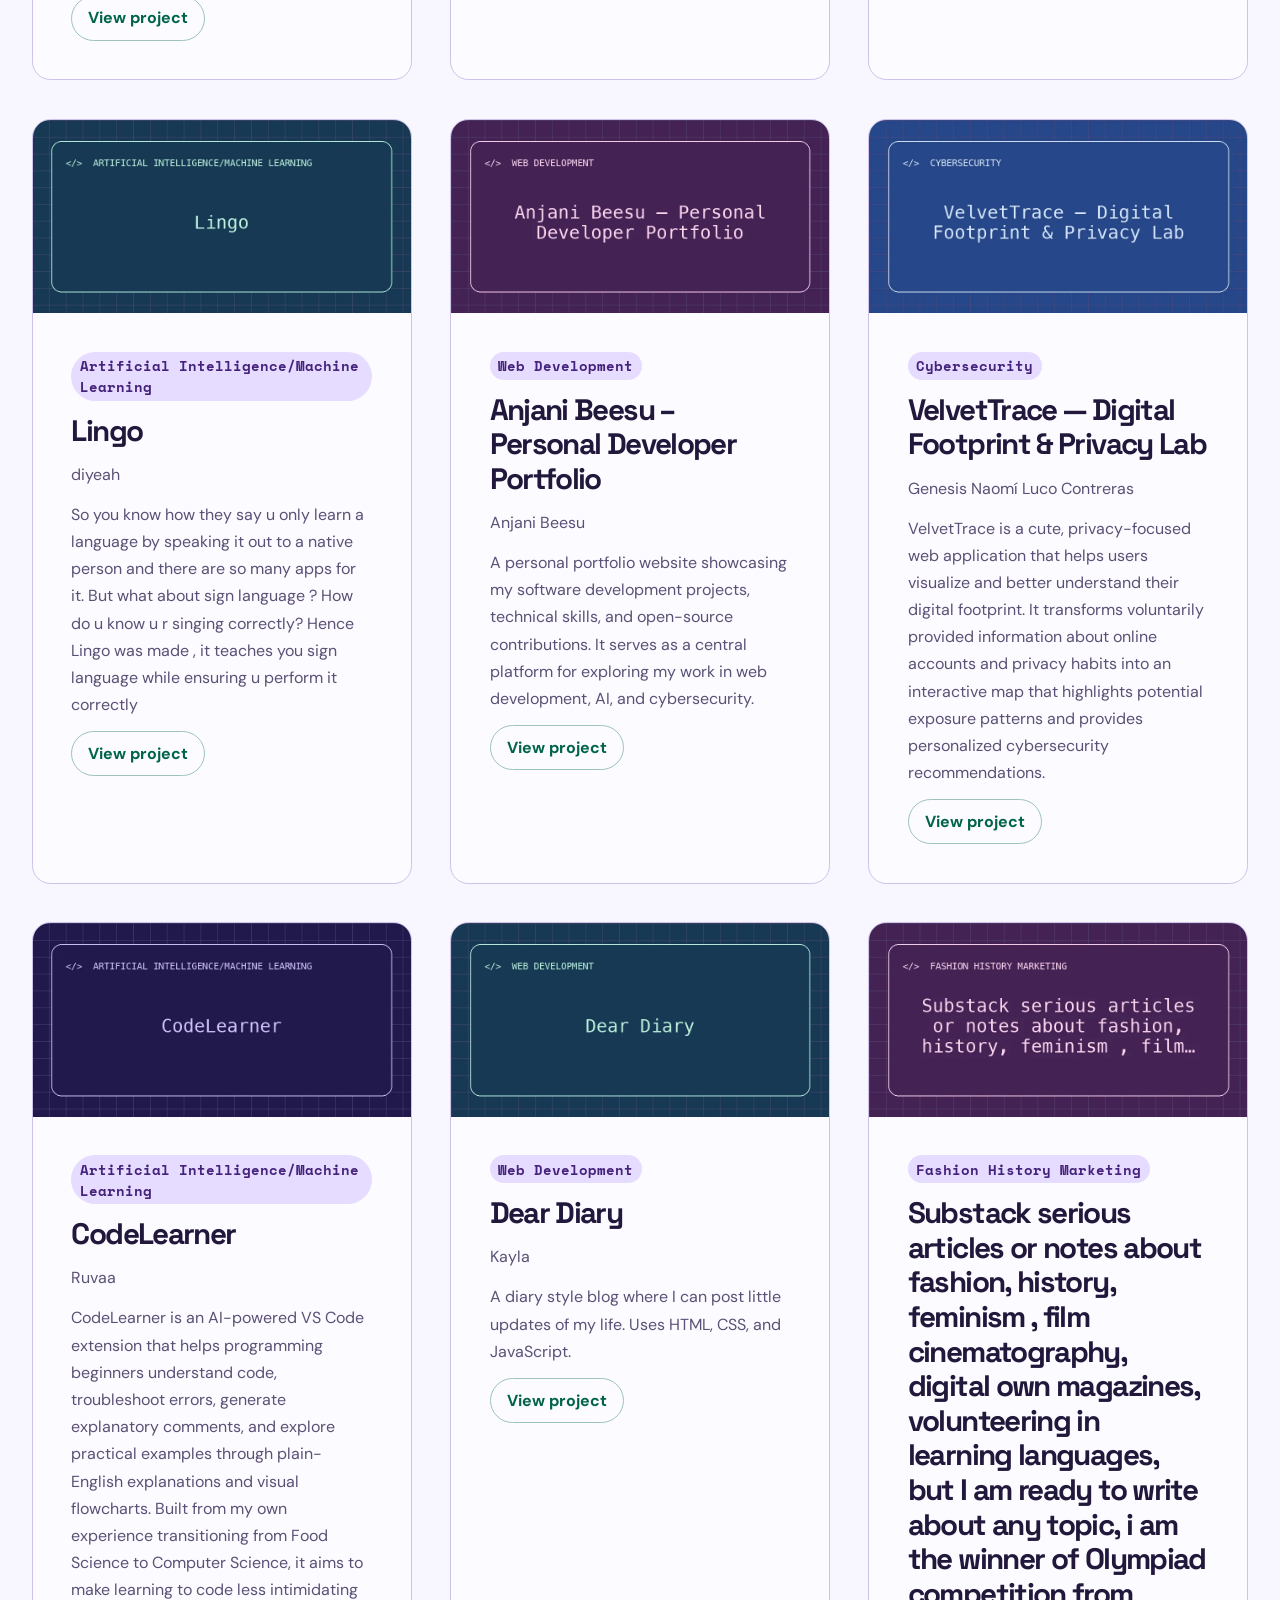
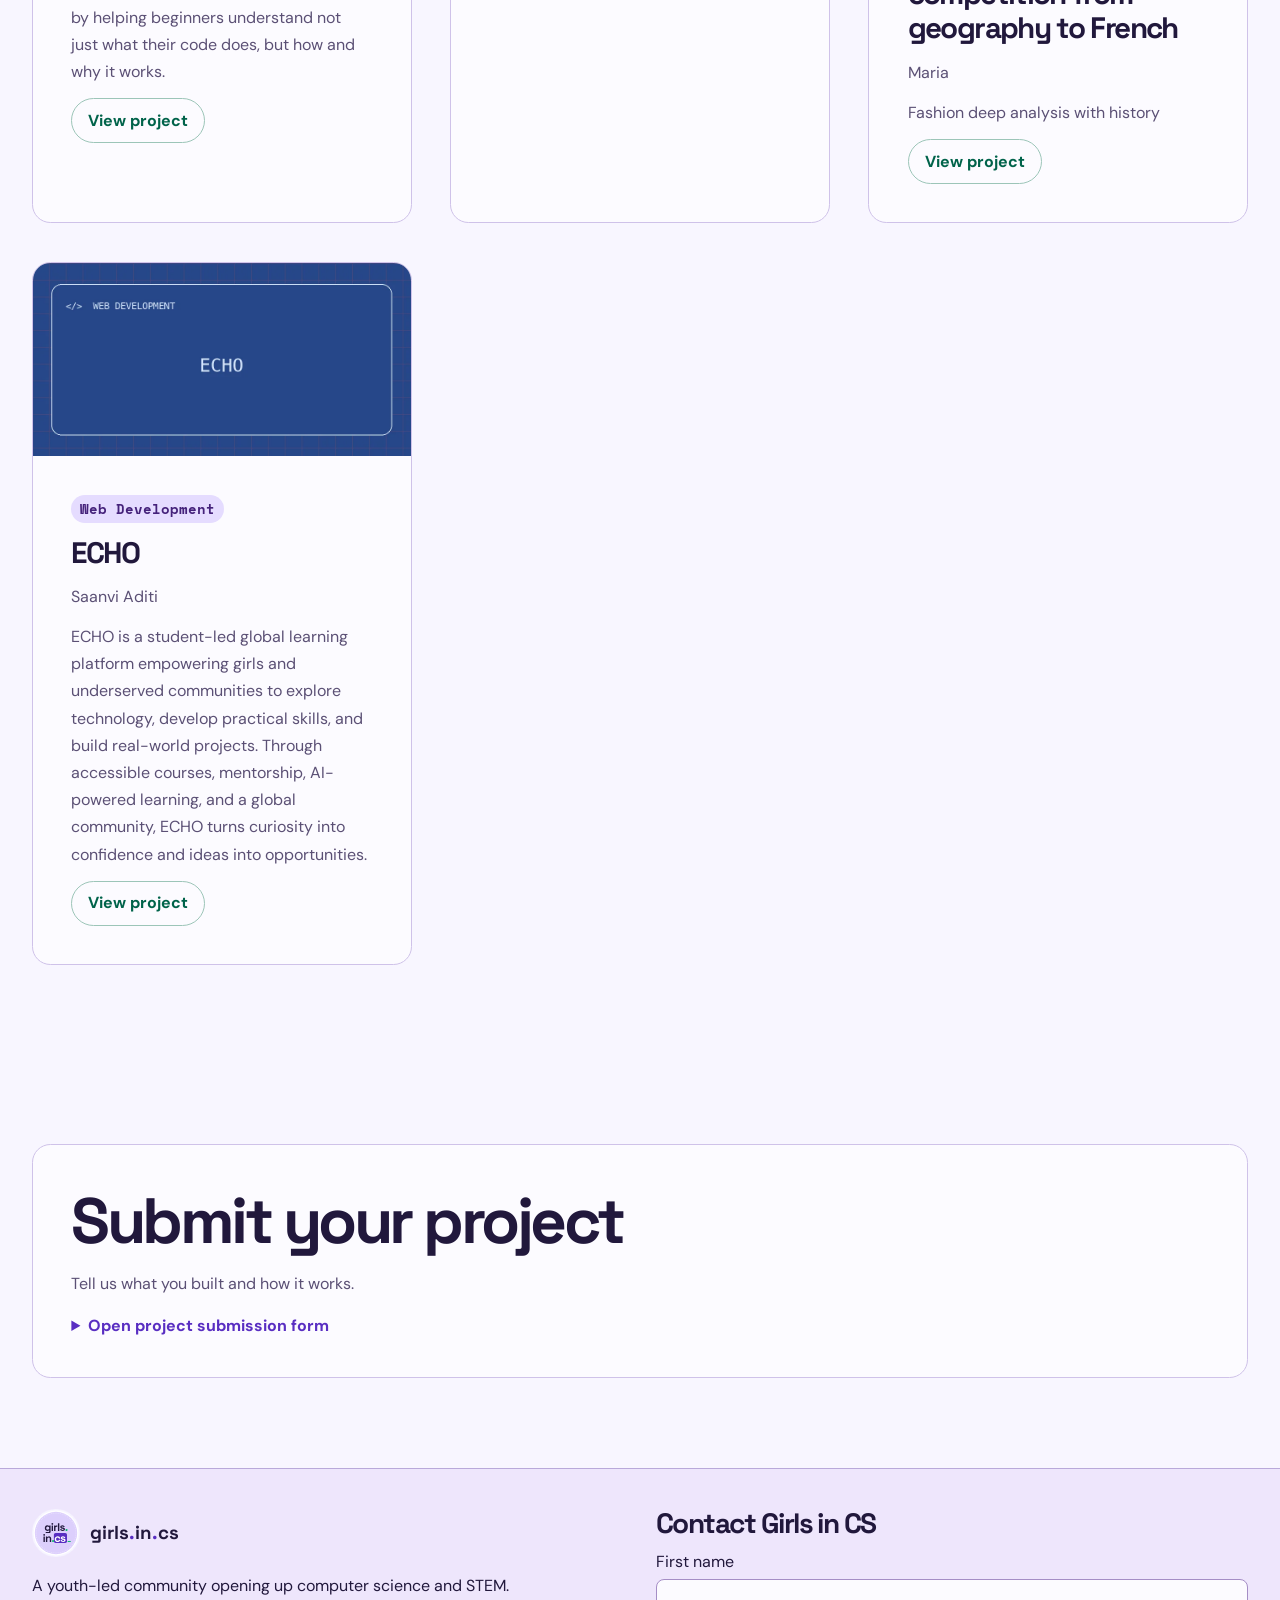
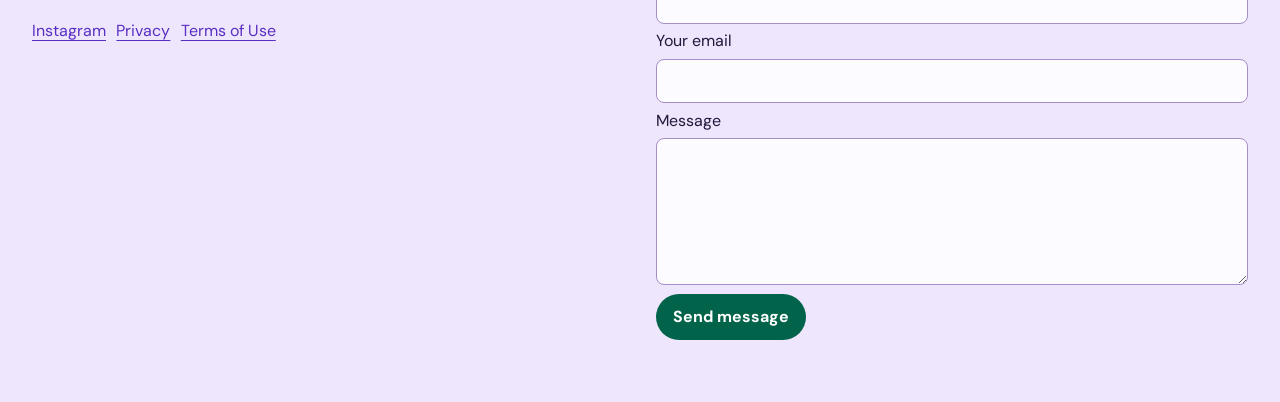
<file: docs/showcase.html>
<!doctype html>
<html lang="en"><head><meta charset="utf-8"><meta name="viewport" content="width=device-width, initial-scale=1">
<title>Showcase · Girls in CS</title><meta name="description" content="Girls in CS is a youth-led community for girls exploring computer science.">
<link rel="canonical" href="https://girlsincs.com/showcase">
<link rel="icon" href="assets/favicon.ico?v=5" sizes="16x16 32x32 48x48">
<link rel="icon" href="assets/favicon-32.png?v=5" type="image/png" sizes="32x32">
<link rel="icon" href="assets/favicon-192.png?v=5" type="image/png" sizes="192x192">
<link rel="icon" href="assets/tab-icon-circle.svg?v=5" type="image/svg+xml">
<link rel="apple-touch-icon" href="assets/apple-touch-icon.png?v=5" sizes="180x180">
<link rel="stylesheet" href="assets/site.css?revision=5">
<script defer src="assets/data/preview-data.js"></script><script defer src="assets/site.js?revision=8"></script><script defer src="assets/feedback.js"></script></head>
<body data-page="showcase"><a class="skip" href="#main">Skip to content</a>
<header class="nav-shell"><div class="nav-bar"><a class="brand" href="/"><img src="assets/logo-circle.svg" width="48" height="48" alt=""><span>girls<span class="brand-dot">.</span>in<span class="brand-dot">.</span>cs</span></a><button class="menu" type="button" aria-expanded="false" aria-controls="nav">Menu</button><nav id="nav" aria-label="Main navigation"><a href="/">Home</a><a href="/about">About</a><a href="/opportunities">Opportunities</a><a href="/showcase" aria-current="page">Showcase</a><a href="/interviews">Interviews</a><a href="/events">Events</a><a href="/join">Join</a></nav></div></header>
<main id="main"><section class="wrap page-hero"><div><p class="mono eyebrow">COMMUNITY SHOWCASE</p><h1>Projects in <mark>progress.</mark></h1><p>Explore what Girls in CS community members are building, from apps and extensions to new ways of using data.</p></div><div class="page-motif" aria-hidden="true">&lt;/&gt;</div></section><section class="wrap section"><div class="project-filter"><label for="category">Filter by category</label><select id="category"><option value="">All projects</option></select><span role="status" id="project-count"></span></div><div id="projects" class="card-grid"></div></section><section class="wrap section"><div class="panel"><h2>Submit your project</h2><p>Tell us what you built and how it works.</p><details class="embed"><summary>Open project submission form</summary><iframe loading="lazy" title="project submission form" src="https://docs.google.com/forms/d/e/1FAIpQLSeJlrk1urWFntaXXkF-HaG2wU9Glmi9gwd5sjc5FtXTGAfYLg/viewform?embedded=true"></iframe><a href="https://docs.google.com/forms/d/e/1FAIpQLSeJlrk1urWFntaXXkF-HaG2wU9Glmi9gwd5sjc5FtXTGAfYLg/viewform" target="_blank" rel="noopener">Open in Google Forms</a></details></div></section></main>
<footer class="site-footer"><div class="wrap footer-grid"><div><a class="brand" href="/"><img src="assets/logo-circle.svg" width="48" height="48" alt=""><span>girls<span class="brand-dot">.</span>in<span class="brand-dot">.</span>cs</span></a><p>A youth-led community opening up computer science and STEM.</p><div class="actions"><a href="https://www.instagram.com/girls.in.cs/">Instagram</a><a href="/privacy">Privacy</a><a href="/terms">Terms of Use</a></div></div><section class="feedback">
    <h2>Contact Girls in CS</h2>
    <form id="feedback-form" action="https://formspree.io/f/xvkawpyn" method="post">
      
      <label for="feedback-name">First name</label>
      <input id="feedback-name" name="first_name" type="text" autocomplete="given-name" maxlength="80" pattern=".*\S.*" required>
      <label for="feedback-email">Your email</label>
      <input id="feedback-email" name="email" type="email" autocomplete="email" required>
      <label for="feedback-message">Message</label>
      <textarea id="feedback-message" name="message" rows="5" required></textarea>
      <button type="submit">Send message</button>
      <p id="feedback-status" class="status" role="status" aria-atomic="true"></p>
    </form>
</section></div></footer>
<dialog id="detail" aria-labelledby="detail-title"><div class="dialog-top"><button type="button" data-close aria-label="Close dialog">×</button></div><div id="detail-content"></div></dialog>
</body></html>
</file>
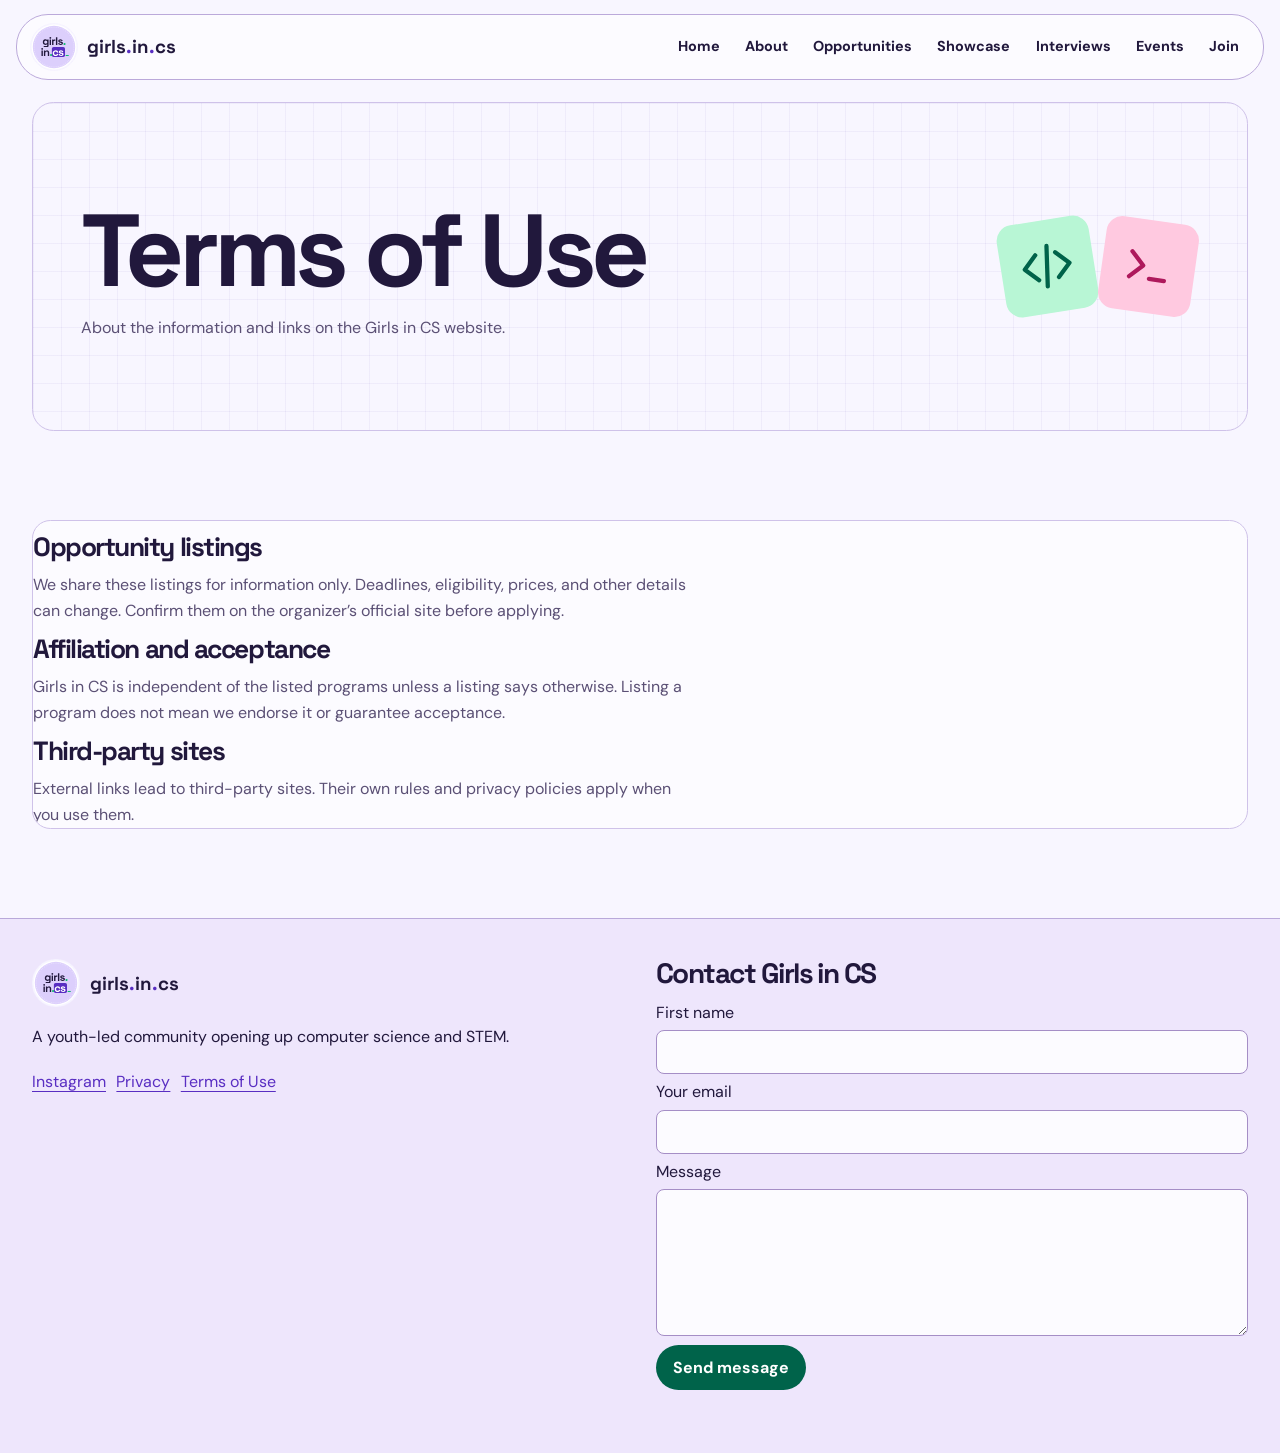
<file: docs/terms.html>
<!doctype html>
<html lang="en"><head><meta charset="utf-8"><meta name="viewport" content="width=device-width, initial-scale=1">
<title>Terms of Use · Girls in CS</title><meta name="description" content="Girls in CS is a youth-led community for girls exploring computer science.">
<link rel="canonical" href="https://girlsincs.com/terms">
<link rel="icon" href="assets/favicon.ico?v=5" sizes="16x16 32x32 48x48">
<link rel="icon" href="assets/favicon-32.png?v=5" type="image/png" sizes="32x32">
<link rel="icon" href="assets/favicon-192.png?v=5" type="image/png" sizes="192x192">
<link rel="icon" href="assets/tab-icon-circle.svg?v=5" type="image/svg+xml">
<link rel="apple-touch-icon" href="assets/apple-touch-icon.png?v=5" sizes="180x180">
<link rel="stylesheet" href="assets/site.css?revision=5">
<script defer src="assets/data/preview-data.js"></script><script defer src="assets/site.js?revision=8"></script><script defer src="assets/feedback.js"></script></head>
<body data-page="terms"><a class="skip" href="#main">Skip to content</a>
<header class="nav-shell"><div class="nav-bar"><a class="brand" href="/"><img src="assets/logo-circle.svg" width="48" height="48" alt=""><span>girls<span class="brand-dot">.</span>in<span class="brand-dot">.</span>cs</span></a><button class="menu" type="button" aria-expanded="false" aria-controls="nav">Menu</button><nav id="nav" aria-label="Main navigation"><a href="/">Home</a><a href="/about">About</a><a href="/opportunities">Opportunities</a><a href="/showcase">Showcase</a><a href="/interviews">Interviews</a><a href="/events">Events</a><a href="/join">Join</a></nav></div></header>
<main id="main"><section class="wrap page-hero"><div><h1>Terms of Use</h1><p>About the information and links on the Girls in CS website.</p></div><div class="page-motif icon-pair" aria-hidden="true"><span><svg viewBox="0 0 24 24" fill="none" stroke="currentColor" stroke-width="1.7" stroke-linecap="round" stroke-linejoin="round" aria-hidden="true"><path d="M8 7l-5 5 5 5m8-10 5 5-5 5m-3-13-2 16"/></svg></span><span><svg viewBox="0 0 24 24" fill="none" stroke="currentColor" stroke-width="1.7" stroke-linecap="round" stroke-linejoin="round" aria-hidden="true"><path d="M5 7l5 5-5 5m8 0h6"/></svg></span></div></section>
<section class="wrap section"><div class="panel reading">
<h2>Opportunity listings</h2><p>We share these listings for information only. Deadlines, eligibility, prices, and other details can change. Confirm them on the organizer’s official site before applying.</p>
<h2>Affiliation and acceptance</h2><p>Girls in CS is independent of the listed programs unless a listing says otherwise. Listing a program does not mean we endorse it or guarantee acceptance.</p>
<h2>Third-party sites</h2><p>External links lead to third-party sites. Their own rules and privacy policies apply when you use them.</p>
</div></section></main>
<footer class="site-footer"><div class="wrap footer-grid"><div><a class="brand" href="/"><img src="assets/logo-circle.svg" width="48" height="48" alt=""><span>girls<span class="brand-dot">.</span>in<span class="brand-dot">.</span>cs</span></a><p>A youth-led community opening up computer science and STEM.</p><div class="actions"><a href="https://www.instagram.com/girls.in.cs/">Instagram</a><a href="/privacy">Privacy</a><a href="/terms" aria-current="page">Terms of Use</a></div></div><section class="feedback">
    <h2>Contact Girls in CS</h2>
    <form id="feedback-form" action="https://formspree.io/f/xvkawpyn" method="post">
      
      <label for="feedback-name">First name</label>
      <input id="feedback-name" name="first_name" type="text" autocomplete="given-name" maxlength="80" pattern=".*\S.*" required>
      <label for="feedback-email">Your email</label>
      <input id="feedback-email" name="email" type="email" autocomplete="email" required>
      <label for="feedback-message">Message</label>
      <textarea id="feedback-message" name="message" rows="5" required></textarea>
      <button type="submit">Send message</button>
      <p id="feedback-status" class="status" role="status" aria-atomic="true"></p>
    </form>
</section></div></footer>
<dialog id="detail" aria-labelledby="detail-title"><div class="dialog-top"><button type="button" data-close aria-label="Close dialog">×</button></div><div id="detail-content"></div></dialog>
</body></html>
</file>
<file: docs/assets/site.css>
@import url('https://fonts.googleapis.com/css2?family=DM+Sans:wght@400;500;600;700&family=Space+Grotesk:wght@400;500;600;700&family=Space+Mono:wght@400;700&display=swap');

:root {
  --paper:#f8f6ff; --white:#fcfbff; --ink:#21183c; --muted:#5b5075;
  --violet:#592ec2; --blue:#2354c8; --lavender:#e5dcff; --mint:#d1f0de;
  --pink:#ffdded; --line:#cfc2e9; --night:#1e1738;
  --brand:linear-gradient(100deg,#2454c9,#823acc);
  --heading:'Space Grotesk',Arial,sans-serif;
  --mono:'Space Mono',ui-monospace,monospace;
}
* { box-sizing:border-box; }
body { margin:0; background:var(--paper); color:var(--ink); font:1rem/1.6 'DM Sans',Arial,sans-serif; }
[hidden] { display:none!important; }
img { display:block; max-width:100%; height:auto; }
a { color:var(--violet); text-underline-offset:.23em; }
a,button,input,select,textarea,summary { -webkit-tap-highlight-color:transparent; }
button,input,select,textarea { font:inherit; }
button,select,summary { cursor:pointer; }
:focus-visible { outline:3px solid #345de0; outline-offset:4px; }
h1,h2,h3,p { margin:0; }
h1,h2,h3 { font-family:var(--heading); line-height:1.02; letter-spacing:-.055em; }
h1 { font-size:clamp(3rem,8vw,7rem); }
h2 { font-size:clamp(2.2rem,5vw,4rem); }
h3 { font-size:clamp(1.35rem,2.5vw,1.85rem); }
p { overflow-wrap:anywhere; }
mark { color:inherit; background:linear-gradient(transparent 60%,#d1c0ff 60%,#e0c5f4 93%,transparent 93%); }
.wrap { width:min(100% - 3rem,76rem); margin-inline:auto; }
.section { padding-block:clamp(3rem,7vw,6rem); }
.mono { font-family:var(--mono); }
.eyebrow { color:var(--violet); font-size:.875rem; font-weight:700; letter-spacing:.07em; }
.skip { position:fixed; top:1rem; left:1rem; z-index:12; background:white; padding:.6rem; transform:translateY(-220%); }
.skip:focus { transform:none; }
.nav-shell { position:sticky; top:.7rem; z-index:5; margin: .85rem auto 0; width:min(100% - 1.75rem,78rem); }
.nav-bar { display:flex; justify-content:space-between; align-items:center; gap:1rem; padding:.5rem .8rem; border:1px solid #bba9da; border-radius:2rem; background:var(--white); position:relative; }
.brand { display:inline-flex; gap:.6rem; align-items:center; font:700 1.17rem var(--heading); white-space:nowrap; text-decoration:none; color:var(--ink); }
.brand img { border-radius:50%; flex:none; }
.brand-dot { color:var(--violet); }
nav { display:flex; gap:.18rem; align-items:center; }
nav a,.menu { padding:.46rem .7rem; border-radius:2rem; font-size:.9rem; font-weight:700; color:var(--ink); text-decoration:none; }
nav a:hover,nav a:focus-visible,nav a[aria-current] { background:var(--lavender); color:var(--violet); }
nav a:focus-visible { outline-color:var(--violet); }
.menu { display:none; border:1px solid var(--line); background:var(--paper); }
.hero,.page-hero { background-image:linear-gradient(#6e48bb10 1px,transparent 1px),linear-gradient(90deg,#6e48bb10 1px,transparent 1px); background-size:28px 28px; }
.hero { margin-top:-2rem; overflow:hidden; }
.hero-inner { position:relative; text-align:center; padding-block:clamp(6rem,11vw,10rem) clamp(3rem,7vw,6rem); isolation:isolate; }
.hero h1 { font-size:clamp(3.8rem,13vw,10.3rem); margin:.25rem 0 1rem; letter-spacing:-.075em; }
.hero-inner > p:not(.eyebrow):not(.type-line) { font-size:clamp(1rem,2vw,1.3rem); max-width:49ch; margin:auto; }
.actions { display:flex; align-items:center; flex-wrap:wrap; gap:.65rem; margin-top:1.25rem; }
.center { justify-content:center; }
.button,.feedback button { display:inline-flex; align-items:center; justify-content:center; border:1px solid transparent; border-radius:2rem; min-height:44px; padding:.55rem 1rem; font-weight:700; text-decoration:none; background:var(--brand); color:#fff; transition:transform .2s; }
.button:hover,.feedback button:hover { transform:translateY(-2px); }
.secondary { background:var(--white); color:var(--violet); border-color:var(--line); }
.type-line { margin-top:1.6rem; font-size:.875rem; color:var(--violet); }
.cursor { animation:blink 1.1s step-end infinite; }
@keyframes blink { 50% { opacity:0; } }
.sticker { position:absolute; padding:.45rem .7rem; border:1px solid currentColor; border-radius:.55rem; font:700 .875rem var(--mono); }
.sticker-a { background:var(--mint); top:23%; left:1%; rotate:-10deg; }
.sticker-b { background:var(--pink); bottom:20%; right:1%; rotate:8deg; }
.hero-brace { position:absolute; right:5%; top:15%; font:700 clamp(4rem,14vw,13rem) var(--mono); color:#a37bf127; z-index:-1; }
.marquee { overflow:hidden; background:var(--violet); color:white; padding:.65rem 0; }
.marquee div { width:max-content; font:700 .875rem var(--mono); letter-spacing:.1em; animation:marquee 28s linear infinite; }
@keyframes marquee { to { transform:translateX(-25%); } }
.marquee:hover div { animation-play-state:paused; }
.stats { background:var(--mint); padding-top:clamp(.75rem,1.5vw,1.5rem); }
.stat-grid { display:grid; grid-template-columns:repeat(3,minmax(0,1fr)); text-align:center; padding:1.75rem 0; }
.stat-grid > div+div { border-left:1px solid #668b79; }
.stat-grid strong,.impact-number { display:block; font:700 clamp(1.65rem,5.7vw,4rem)/1 var(--heading); letter-spacing:-.065em; }
.stat-grid span { display:block; margin-top:.32rem; font-size:clamp(.82rem,1.6vw,1rem); }
.section-head { display:flex; align-items:end; justify-content:space-between; flex-wrap:wrap; gap:1rem; margin-bottom:1.5rem; }
.section-head p,.page-hero p:not(.eyebrow),.panel > p,.split p:not(.eyebrow) { margin-top:.7rem; max-width:60ch; color:var(--muted); }
.card-grid { display:grid; grid-template-columns:repeat(3,minmax(0,1fr)); gap:1.15rem; }
.card,.team-card,.panel,.empty { border:1px solid var(--line); border-radius:1.15rem; background:var(--white); overflow:hidden; }
.card { display:flex; flex-direction:column; min-width:0; transition:transform .23s,border-color .23s; }
.card:hover { transform:translateY(-4px); border-color:var(--violet); }
.card img,.project-art { width:100%; aspect-ratio:1.95; object-fit:cover; }
.card-body { padding:1rem; display:grid; gap:.6rem; align-content:start; }
.card .card-body { flex:1; }
.card h3,.team-card h3 { overflow-wrap:anywhere; }
.card-body .button { justify-self:start; }
.card-body p { color:var(--muted); }
.badges { display:flex; gap:.38rem; flex-wrap:wrap; }
.badge { background:var(--lavender); color:#45227b; font:700 .875rem var(--mono); border-radius:2rem; padding:.22rem .55rem; }
.badge.cost { background:var(--mint); color:#184e37; }
.badge.deadline { background:var(--pink); color:#711c51; }
.empty { grid-column:1/-1; padding:1.5rem; }
.social-tag { display:inline-block; border:1px solid var(--line); border-radius:2rem; background:var(--white); color:var(--violet); font-size:.875rem; font-weight:700; letter-spacing:.14em; padding:.3rem .8rem; }
.social h2 { margin:.55rem 0 .7rem; color:var(--violet); background:var(--brand); color:transparent; background-clip:text; }
.post-frame { margin-top:1.75rem; padding:clamp(.5rem,2vw,1.2rem); background:var(--white); border:1px solid var(--line); border-radius:1.5rem; }
.post-track { display:flex; gap:.4rem; overflow-x:auto; scrollbar-width:none; cursor:grab; }
.post-track::-webkit-scrollbar { display:none; }
.post-track:active { cursor:grabbing; }
.post-tile { display:block; flex:0 0 clamp(9rem,20.6vw,16.5rem); aspect-ratio:1; overflow:hidden; border:0; border-radius:.65rem; padding:0; position:relative; background:var(--lavender); }
.post-tile img { width:100%; height:100%; object-fit:cover; object-position:top; user-select:none; }
.carousel-tile::after { content:''; position:absolute; right:11px; top:11px; width:13px; height:13px; border:2px solid white; box-shadow:3px -3px white; background:#3c2860; border-radius:2px; }
.icon-button,.dialog-top button { border:1px solid var(--line); background:var(--white); color:var(--ink); border-radius:50%; min-width:44px; height:44px; font-size:1.6rem; line-height:1; }
.impact,.dark { color:#fcfaff; background:var(--night); }
.split,.program-panel { display:grid; grid-template-columns:minmax(0,1.15fr) minmax(0,.85fr); align-items:center; gap:clamp(1.2rem,5vw,4rem); }
.impact .eyebrow,.impact p:not(.eyebrow) { color:#d9c7ff; }
.impact-number { margin-top:1.1rem; color:#dcceff; }
.editor { border:1px solid #a58ddc; background:#2b204c; border-radius:1rem; overflow:hidden; }
.editor-bar { display:flex; align-items:center; gap:.36rem; padding:.75rem; background:#3d2c63; font: .875rem var(--mono); }
.editor-bar i { width:.55rem; height:.55rem; border-radius:50%; background:#f7badc; }
.editor-bar i:nth-child(2) { background:#dfc8fc; }
.editor-bar i:nth-child(3) { background:#b8e8d1; }
.editor-bar span { margin-left:.5rem; color:#f7eeff; }
.editor-body { padding:1rem; font:clamp(.875rem,2.3vw,1.2rem)/2 var(--mono); }
.editor-body b { color:#b8e8d1; }
.commit { display:flex; gap:.5rem; margin-top:1rem; }
.commit span { width:1.2rem; aspect-ratio:1; background:#b8e8d1; border-radius:.2rem; }
.commit span:nth-child(2n) { background:#9b7aca; }
.interviews .card img { aspect-ratio:1.3; object-position:top; }
.cta { background:var(--lavender); border-radius:1.4rem; padding:clamp(1.3rem,4vw,3.2rem); }
.cta .button,.panel .button,.announce .button { margin-top:1rem; }
.cta img { max-width:min(80%,12rem); margin:auto; border-radius:50%; }
.page-hero { display:grid; grid-template-columns:minmax(0,1fr) auto; gap:1rem; align-items:center; padding:clamp(2.8rem,7vw,6rem) clamp(1rem,4vw,3rem); margin-top:1.4rem; border:1px solid var(--line); border-radius:1.35rem; }
.page-hero h1 { margin:.4rem 0; }
.page-motif { background:var(--mint); border:1px solid #8aa997; border-radius:.7rem; rotate:6deg; padding:.65rem 1rem; font:700 clamp(1rem,4vw,3.2rem) var(--mono); white-space:nowrap; }
.filters { display:grid; grid-template-columns:repeat(4,minmax(0,1fr)); gap:.8rem; align-items:end; padding:1rem; border:1px solid var(--line); border-radius:1rem; background:var(--lavender); }
.filters label,.feedback form { display:grid; gap:.3rem; }
.search-field { grid-column:span 2; }
input,select,textarea { min-width:0; max-width:100%; border:1px solid #a58ec6; border-radius:.5rem; padding:.52rem .68rem; background:var(--white); color:var(--ink); }
.results { margin:.9rem 0; color:var(--muted); font-size:.875rem; }
.project-filter { display:flex; align-items:center; gap:.7rem; flex-wrap:wrap; margin-bottom:1.25rem; }
.project-art,.program-art,.initials { display:grid; place-items:center; color:var(--violet); background:var(--lavender); font:700 clamp(1.25rem,4vw,2.7rem) var(--mono); }
.project-art:nth-child(1) { background-image:linear-gradient(135deg,#e5dcff,#d1edeb); }
.team-grid { margin-top:1.25rem; }
.team-card img,.initials { width:100%; aspect-ratio:1.4; object-fit:cover; object-position:center 27%; }
.team-card summary { color:var(--violet); font-weight:700; }
.team-card details p { margin-top:.5rem; }
.programs { display:grid; gap:1.5rem; }
.program-panel { grid-template-columns:minmax(0,.55fr) minmax(0,1fr); align-items:stretch; gap:1rem; scroll-margin-top:6rem; }
.program-art { min-height:9rem; border:1px solid var(--line); border-radius:1rem; }
.embed { margin-top:1rem; }
.embed summary { color:var(--violet); font-weight:700; }
.embed iframe { display:block; height:min(65vh,42rem); width:100%; border:0; margin:.65rem 0; }
.reading h2 { font-size:1.65rem; margin:.8rem 0 .4rem; }
.site-footer { background:#eee6fc; border-top:1px solid var(--line); padding:2.5rem 0; }
.footer-grid { display:grid; grid-template-columns:minmax(0,1fr) minmax(0,1fr); gap:2rem; }
.footer-grid p { margin:.55rem 0; }
.feedback h2 { font-size:1.75rem; margin-bottom:.75rem; }
.feedback textarea { resize:vertical; }
.feedback button { justify-self:start; margin-top:.3rem; }
.feedback button:disabled { opacity:.7; }
dialog { width:min(100% - 1.5rem,43rem); max-height:calc(100dvh - 1.5rem); padding:0; border:1px solid var(--line); border-radius:1.2rem; background:var(--white); color:var(--ink); overflow:auto; }
dialog::backdrop { background:#201236b8; }
body:has(dialog[open]) { overflow:hidden; }
.dialog-top { display:flex; justify-content:flex-end; padding:.5rem; position:sticky; top:0; background:var(--white); z-index:1; }
.dialog-body,.announce { padding:0 clamp(1rem,4vw,2rem) 1.5rem; }
.dialog-body p,.dialog-body dl { margin-top:.7rem; }
.dialog-body dl { display:grid; grid-template-columns:minmax(0,8rem) minmax(0,1fr); gap:.4rem .6rem; }
.dialog-body dt { font-weight:700; }
.dialog-body dd { margin:0; overflow-wrap:anywhere; }
.announce { text-align:center; }
.announce img { margin:auto auto .75rem; border-radius:50%; }
.announce p { margin-top:.65rem; }
.slide { max-height:66dvh; width:100%; object-fit:contain; margin-top:.6rem; background:var(--lavender); touch-action:pan-y; }
.slide-controls,.slide-dots { display:flex; justify-content:center; align-items:center; flex-wrap:wrap; gap:.38rem; margin-top:.6rem; }
.slide-dots button { min-width:32px; min-height:32px; border:1px solid var(--line); border-radius:50%; background:var(--white); color:var(--ink); }
.slide-dots button[aria-current] { color:white; background:var(--violet); }
.reveal { opacity:0; translate:0 16px; transition:opacity .44s,translate .44s; }
.reveal.shown { opacity:1; translate:0 0; }
@media(max-width:900px) {
  .menu { display:inline-block; }
  nav { display:none; position:absolute; inset:calc(100% + .4rem) 0 auto; padding:.6rem; flex-wrap:wrap; background:var(--white); border:1px solid var(--line); border-radius:1rem; }
  nav.open { display:flex; }
  .card-grid { grid-template-columns:repeat(2,minmax(0,1fr)); }
  .sticker-a { top:19%; }
  .sticker-b { bottom:13%; }
}
@media(max-width:570px) {
  .wrap { width:calc(100% - 1.5rem); }
  .hero-inner { padding-top:5.8rem; }
  .sticker-a { top:11%; left:4%; font-size:.72rem; }
  .sticker-b { display:none; }
  .page-hero { grid-template-columns:1fr; justify-items:start; }
  .page-motif { rotate:2deg; }
  .card-grid,.split,.program-panel,.footer-grid { grid-template-columns:minmax(0,1fr); }
  .filters { grid-template-columns:repeat(2,minmax(0,1fr)); }
  .stat-grid { width:100%; }
  .stat-grid > div { padding-inline:.25rem; }
  .project-filter select { max-width:65%; }
}
@media(prefers-reduced-motion:reduce) {
  *,*::before,*::after { animation:none!important; transition:none!important; scroll-behavior:auto!important; }
  .reveal { opacity:1; translate:none; }
}

.text-button { margin-top:.65rem; border:0; background:transparent; text-decoration:underline; color:var(--violet); padding:.35rem; }

dialog:fullscreen { width:100%; max-height:none; border:0; border-radius:0; }
dialog:fullscreen .dialog-body { width:min(100%,65rem); margin-inline:auto; }
dialog:fullscreen .slide { max-height:74dvh; }
.card .badge { max-width:100%; overflow-wrap:anywhere; }
.program-editor { color:#fcfaff; min-height:12rem; }
.program-editor .editor-body { padding:1rem 1.2rem 1.35rem; }

/* Green and pink accents with violet reserved for the brand and editorial type. */
:root {
  --green:#00634a;
  --green-light:#b8f6d5;
  --pink-strong:#ae195c;
  --pink-light:#ffc9e0;
  --brand:linear-gradient(100deg,#2454c9,#823acc);
  --mint:#ccf7df;
  --pink:#ffd0e3;
}
:focus-visible { outline-color:var(--pink-strong); }
.button,.feedback button { background:var(--green); }
.button:hover,.feedback button:hover { background:#004d3a; }
.button.secondary { background:var(--white); color:var(--green); border-color:#9cc5b8; }
.button.secondary:hover { background:var(--green-light); }
.eyebrow { color:var(--green); }
.nav-bar,.site-footer { --line:#b9a9da; }
.brand img { width:44px; height:44px; object-fit:contain; flex:none; }
mark { background:linear-gradient(transparent 61%,var(--pink-light) 61%,#dec9ff 95%,transparent 95%); }
.hero h1 { color:var(--ink); }
.hero h1 mark { color:inherit; background:linear-gradient(transparent 62%, #d7c8fb 62%, #d7c8fb 94%, transparent 94%); }
.hero .eyebrow { color:var(--violet); }
.hero .actions .button:not(.secondary) { background:#39765f; }
.hero .actions .button:not(.secondary):hover { background:#30634f; }
.hero .actions .secondary { background:#edf8f1; color:#145740; }
.hero .actions .secondary:hover { background:#ddf3e7; }
.sticker,.hero-spark { display:grid; place-items:center; width:clamp(3rem,8vw,5.6rem); aspect-ratio:1; }
.sticker svg,.hero-spark svg,.icon-pair svg,.stat-icon svg,.story-ring svg { width:65%; height:65%; }
.sticker-a { color:var(--green); border-color:#6abc98; }
.sticker-b { color:var(--pink-strong); border-color:#d980aa; }
.hero-spark { position:absolute; right:13%; top:20%; rotate:16deg; color:var(--pink-strong); opacity:.3; }
.page-motif.icon-pair { background:none; border:0; display:flex; gap:.5rem; padding:.25rem; rotate:0deg; }
.icon-pair span { display:grid; place-items:center; width:clamp(3rem,8vw,5.8rem); aspect-ratio:1; border-radius:1rem; background:var(--green-light); color:var(--green); rotate:-9deg; }
.icon-pair span+span { color:var(--pink-strong); background:var(--pink-light); rotate:8deg; }
.stat-grid { gap:clamp(.2rem,1.5vw,1rem); padding-block:clamp(1rem,3vw,2rem); }
.stat-grid .stat { padding:clamp(.5rem,2vw,1.25rem) .25rem; border:1px solid #81bc9e; border-radius:1rem; background:#f5fff9; transition:transform .22s,box-shadow .22s; }
.stat-grid strong { font-size:clamp(2rem,7vw,5.2rem); }
.stat-grid .stat:hover { transform:translateY(-4px) scale(1.025); box-shadow:0 0 1.3rem #3bb88e55; }
.stat-grid .stat:nth-child(2):hover { box-shadow:0 0 1.3rem #bd40776b; }
.stat-grid .stat-icon { width:1.8rem; height:1.8rem; margin:0 auto .25rem; display:grid; place-items:center; color:var(--green); }
.stat-grid .stat:nth-child(2) .stat-icon { color:var(--pink-strong); }
.stat:hover .stat-icon { animation:stat-wiggle .43s ease; }
@keyframes stat-wiggle { 33% { rotate:-12deg; } 66% { rotate:11deg; } }
.type-prepared { position:relative; }
.type-prepared .type-source { opacity:0; }
.typing { position:absolute; inset:0; overflow-wrap:anywhere; }
.typing::after { content:'_'; color:#00a96f; animation:blink .75s step-end infinite; }
.editor .typing::after { color:#75ffbc; }
.editor-bar [data-type-once] { min-width:0; }
.social { background:#f2ecff; text-align:left; }
.social-editor { background:#211733; border-color:#644e81; color:#fcfaff; }
.social-header { display:flex; justify-content:space-between; align-items:center; flex-wrap:wrap; gap:.7rem; padding:clamp(.9rem,3vw,2rem); }
.social-profile { display:flex; align-items:center; gap:.8rem; min-width:0; }
.social .eyebrow { color:#9deec3; }
.social h2 { color:#fcfaff; background:none; margin:.15rem 0 0; overflow-wrap:anywhere; font-size:clamp(1.65rem,4.5vw,3.65rem); }
.story-ring { width:clamp(2.6rem,6.5vw,4.7rem); aspect-ratio:1; flex:none; border:3px solid transparent; border-radius:50%; display:grid; place-items:center; background:linear-gradient(#2c2045,#2c2045) padding-box,linear-gradient(120deg,#82f6b8,#99c9ff,#b299ff) border-box; }
.social .post-track { gap:.85rem; padding:.75rem clamp(.9rem,3vw,2rem) 1rem; position:relative; }
.social .post-tile { flex-basis:clamp(8.5rem,19vw,15rem); border:2px solid #7c659b; border-radius:.8rem; }
.social .post-tile:nth-child(even) { translate:0 .45rem; }
.social .post-tile:hover { border-color:#6ff2af; }
.social-controls { display:flex; justify-content:flex-end; align-items:center; gap:.4rem; padding:.5rem clamp(.9rem,3vw,2rem) 1.15rem; }
.social-controls .text-button { margin:0; color:#f8d6e9; }
.directory-intro { font-size:clamp(1.25rem,2.7vw,1.5rem); }
.terms-note { margin:.7rem 0; color:var(--muted); }
.team-card h3 { margin-bottom:.3rem; }
.team-dialog { display:grid; grid-template-columns:minmax(0,.55fr) minmax(0,1fr); gap:1rem; align-items:start; }
.team-dialog img,.team-dialog .initials { border-radius:.8rem; aspect-ratio:4/5; object-fit:cover; }
.team-dialog h2 { font-size:clamp(1.7rem,5vw,2.7rem); }
.team-dialog-controls { display:flex; align-items:center; justify-content:center; gap:.65rem; padding:0 1rem 1rem; }
[data-page="join"] .page-hero { grid-template-columns:1fr; }
[data-page="join"] .page-hero h1 { max-width:17ch; }
[data-page="about"] .team-grid { margin-top:0; }
@media(max-width:570px) {
  .hero-spark { display:none; }
  .team-dialog { grid-template-columns:1fr; }
  .team-dialog img,.team-dialog .initials { width:min(9rem,100%); }
}
@media(prefers-reduced-motion:reduce) {
  .type-prepared .type-source { opacity:1; }
  .typing { display:none; }
  .stat-grid .stat:hover { transform:none; }
}
@media(max-width:570px) {
  .sticker-a { top:8%; }
  .sticker-b { bottom:6%; }
}

.brand img { width:48px; height:48px; }
.social .post-tile { aspect-ratio:4/5; }

.impact-founded { margin-top:1.25rem; }
.impact-founded .impact-number { display:inline-block; margin:0; transition:transform .22s,text-shadow .22s; }
.impact-founded .impact-number:hover { transform:translateY(-3px); text-shadow:0 0 1.1rem #ab86ed75; }
/* Program artwork and copy share a row and stretch to the same height. */
.programs { gap:clamp(2rem,5vw,4.5rem); }
.program-panel {
  grid-template-columns:minmax(0,.7fr) minmax(0,1fr);
  gap:clamp(1.25rem,3.3vw,3.25rem);
}
.program-panel .panel { padding:clamp(1.5rem,3vw,2.5rem); }
.program-editor .editor-bar { padding:.85rem clamp(1rem,2vw,1.75rem); }
.program-editor .editor-body { padding:clamp(1.35rem,3vw,2.5rem); }

[data-page="showcase"] #projects { gap:clamp(1.5rem,3vw,2.4rem); }
[data-page="showcase"] .project-filter { margin-bottom:clamp(1.65rem,3vw,2.4rem); }
[data-page="showcase"] #projects .card-body,
[data-page="showcase"] main .panel { padding:clamp(1.5rem,3vw,2.5rem); }
[data-page="showcase"] #projects .card-body { gap:.8rem; }
[data-page="showcase"] #projects h3,
[data-page="showcase"] .panel h2,
[data-page="showcase"] #detail h2 { line-height:1.17; }
[data-page="showcase"] #projects .card-body p,
[data-page="showcase"] .panel p,
[data-page="showcase"] #detail p { line-height:1.7; }
[data-page="showcase"] #detail .dialog-body { padding:0 clamp(1.5rem,3vw,2.5rem) clamp(1.75rem,3.5vw,2.75rem); }
[data-page="showcase"] #detail dl { gap:.7rem .95rem; margin-top:1.2rem; }
[data-page="showcase"] main section + section { padding-top:clamp(3.5rem,7vw,6rem); }

.feed-message { padding:0 0 .45rem; color:#f0e7ff; cursor:default; }
.feed-skeleton { display:flex; gap:inherit; width:100%; overflow:hidden; }
.feed-skeleton span { flex:0 0 clamp(8.5rem,19vw,15rem); aspect-ratio:4/5; border-radius:.8rem; background:#624c7f; animation:feed-pulse 1.4s ease-in-out infinite alternate; }
@keyframes feed-pulse { from { opacity:.55; } to { opacity:1; } }
.sr-only { position:absolute; width:1px; height:1px; padding:0; overflow:hidden; clip-path:inset(50%); white-space:nowrap; }
.video-tile::after { content:'▶'; position:absolute; right:10px; top:10px; color:white; background:#2b1748; padding:.16rem .38rem; border-radius:.3rem; font-size:.8rem; }
.post-image-fallback { display:grid; place-items:center; padding:.8rem; height:100%; color:var(--ink); overflow:hidden; }
@media(max-width:759px) {
  .program-panel { grid-template-columns:minmax(0,1fr); }
}
@media(prefers-reduced-motion:reduce) {
  .impact-founded .impact-number:hover { transform:none; }
}
</file>
